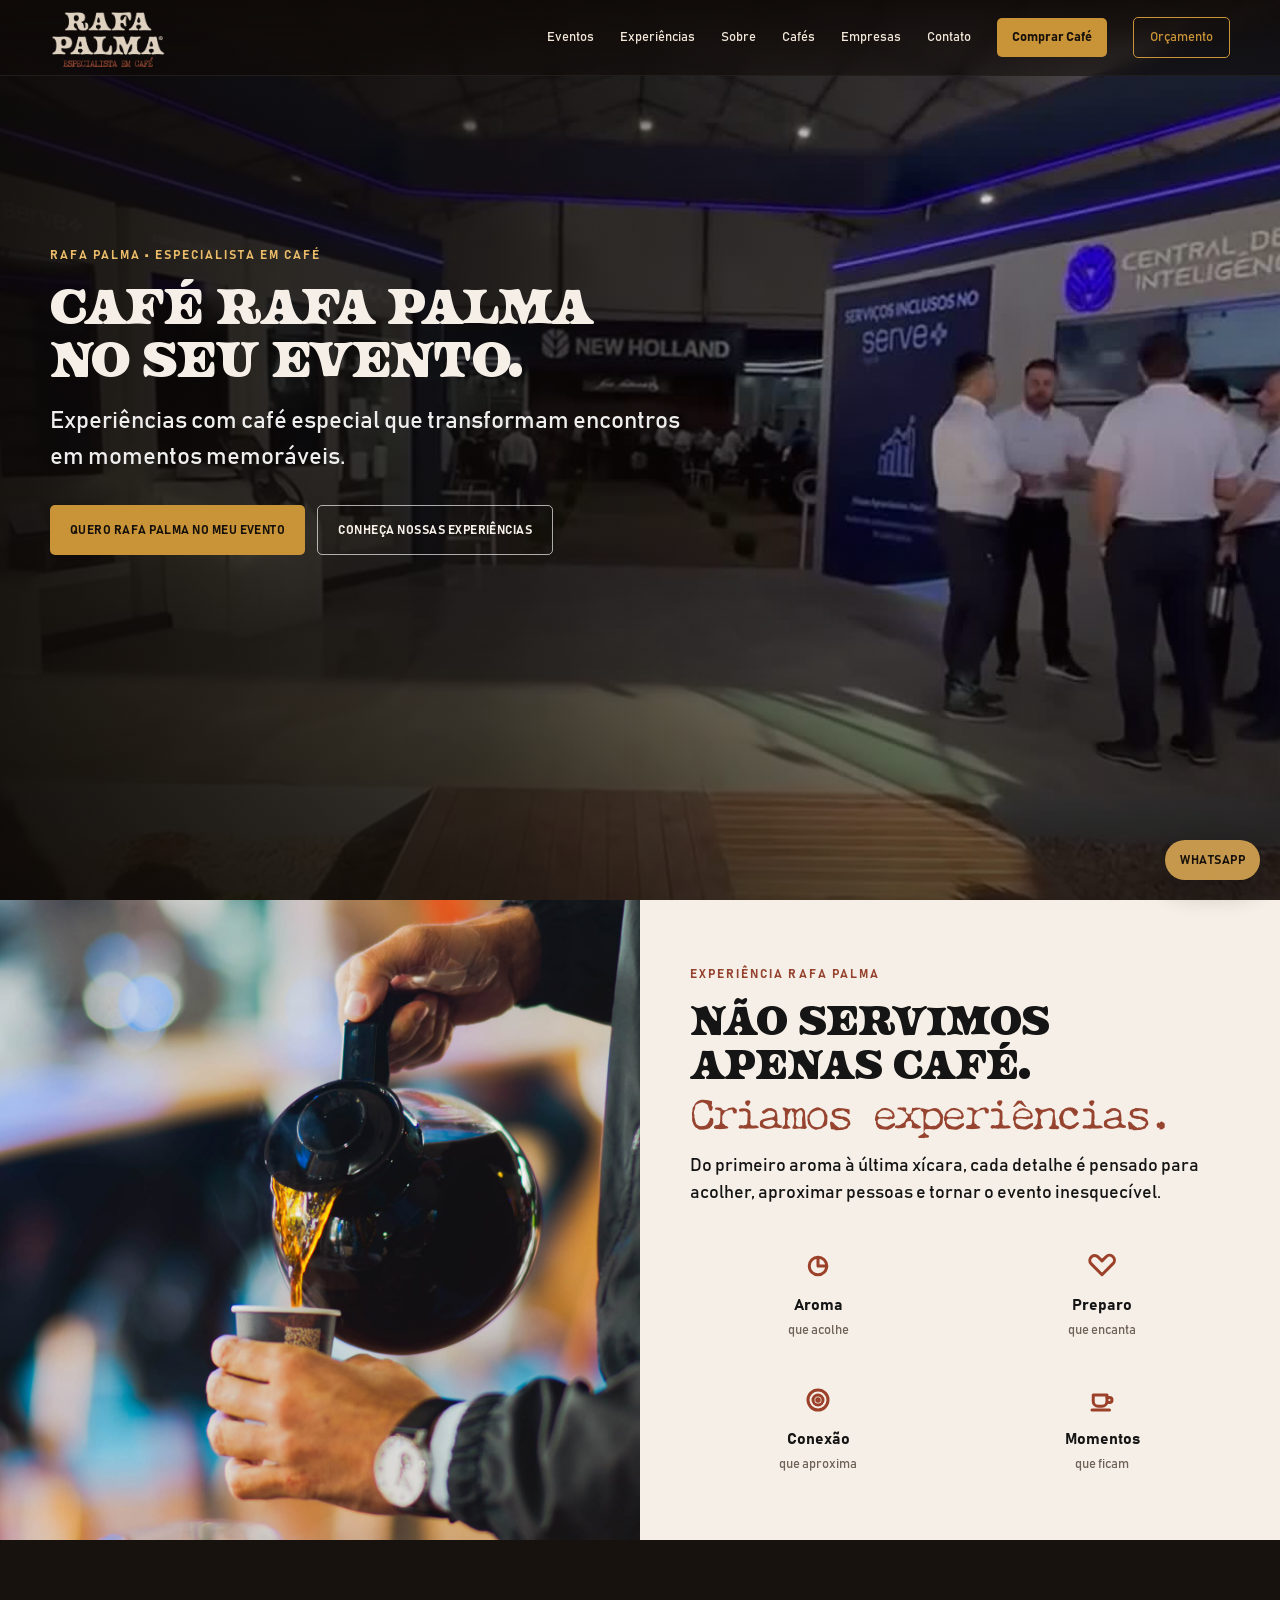
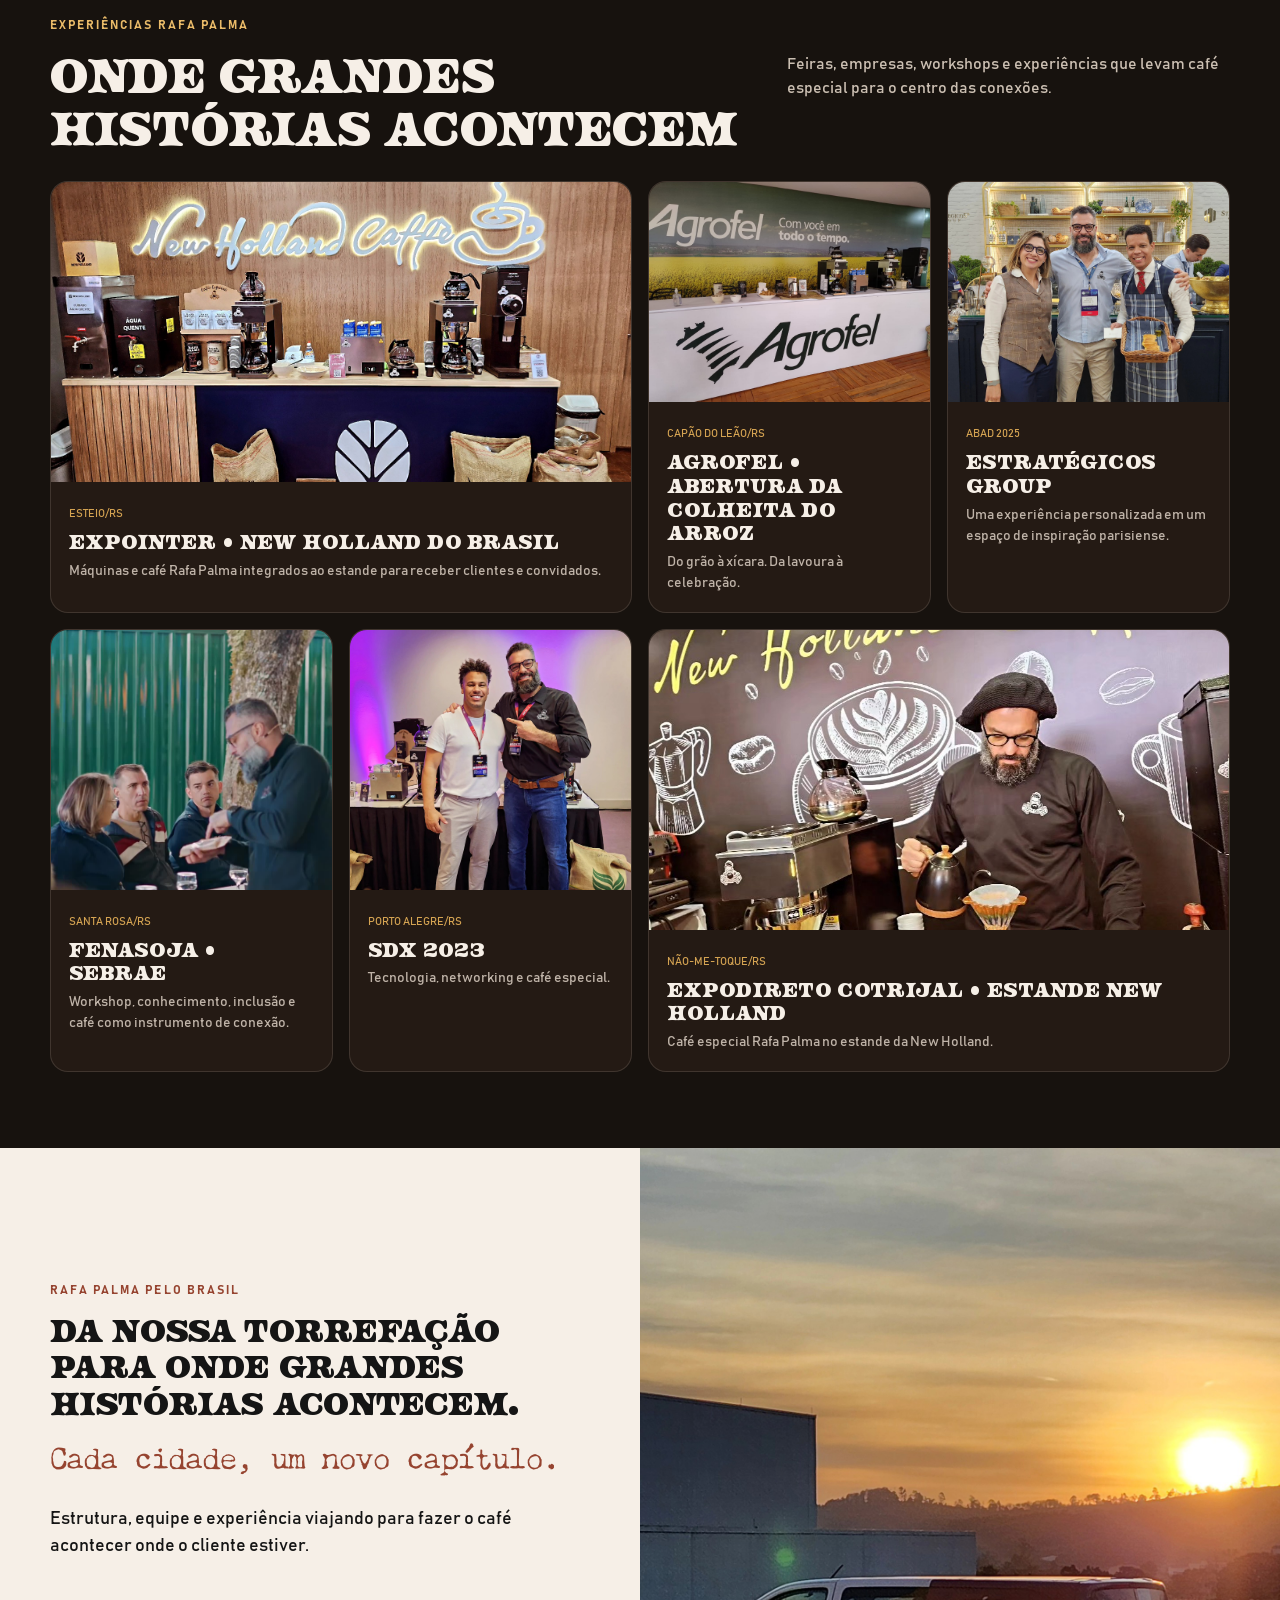
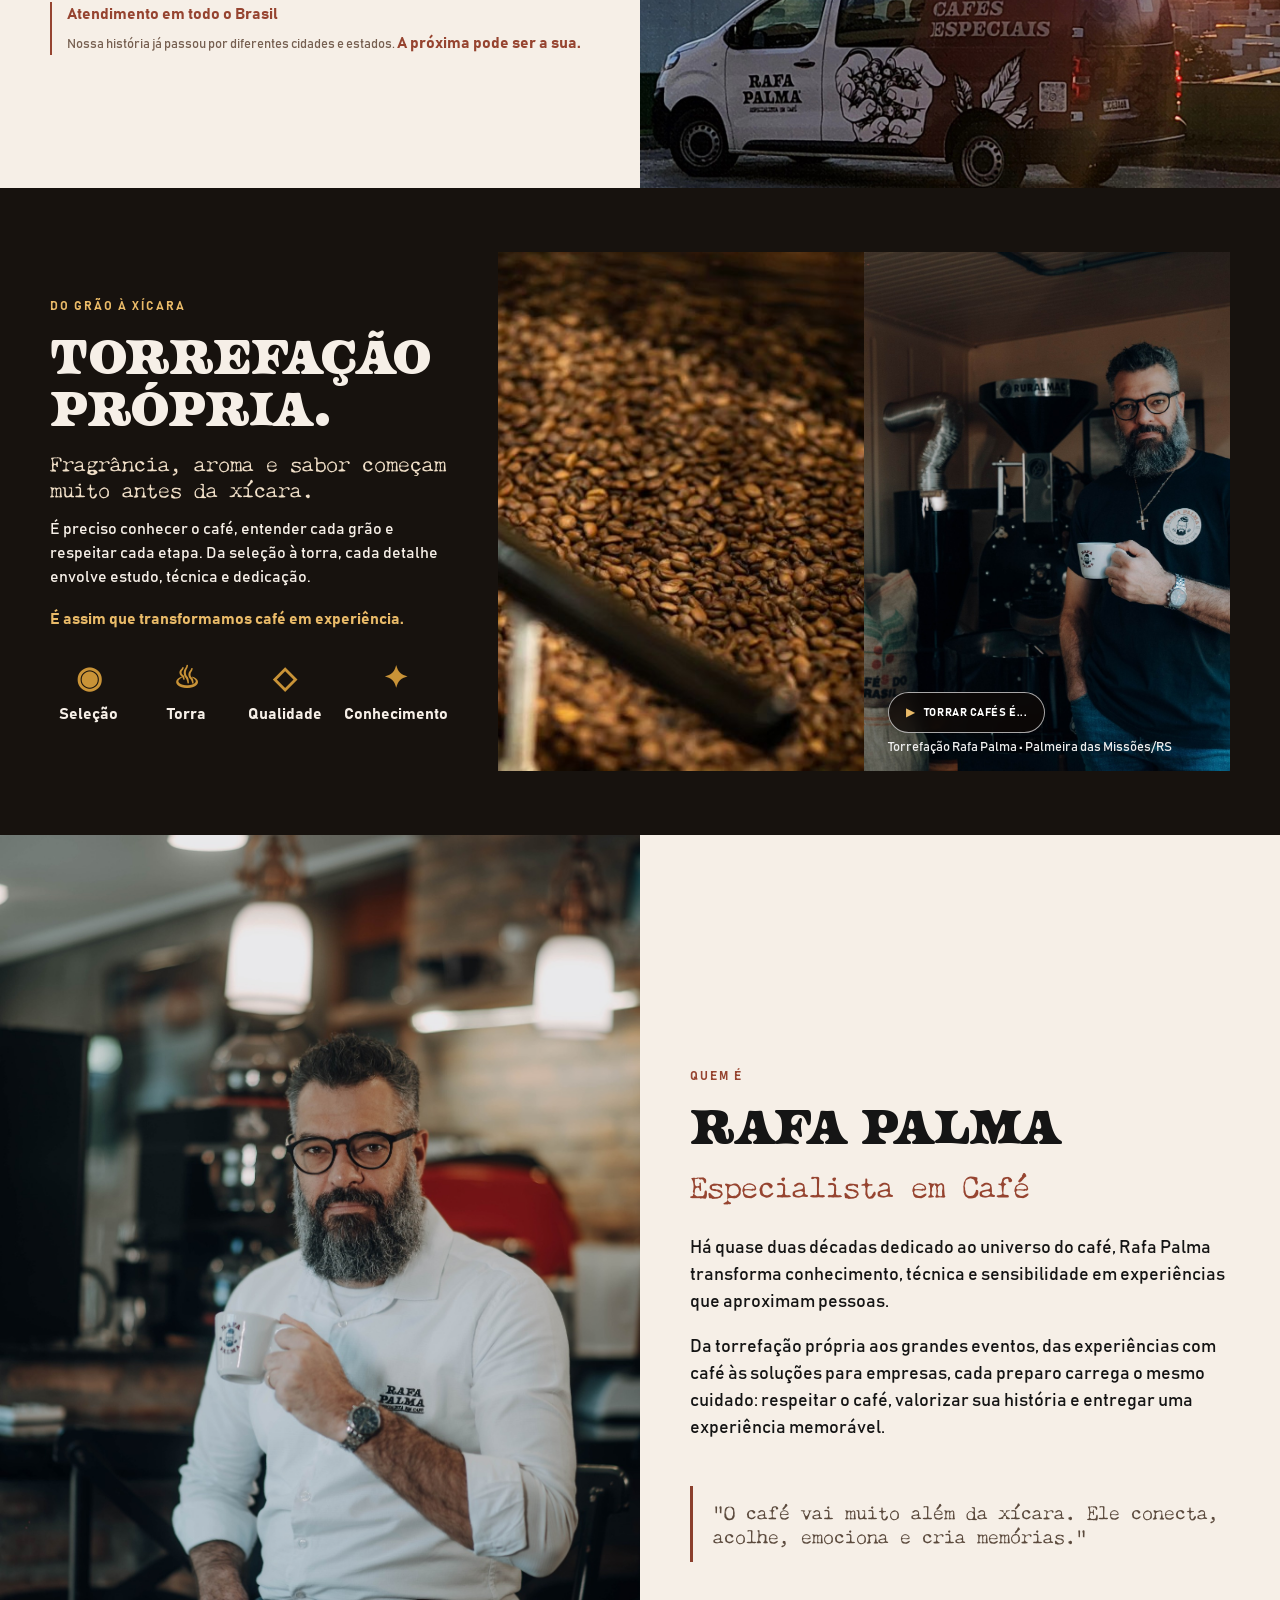
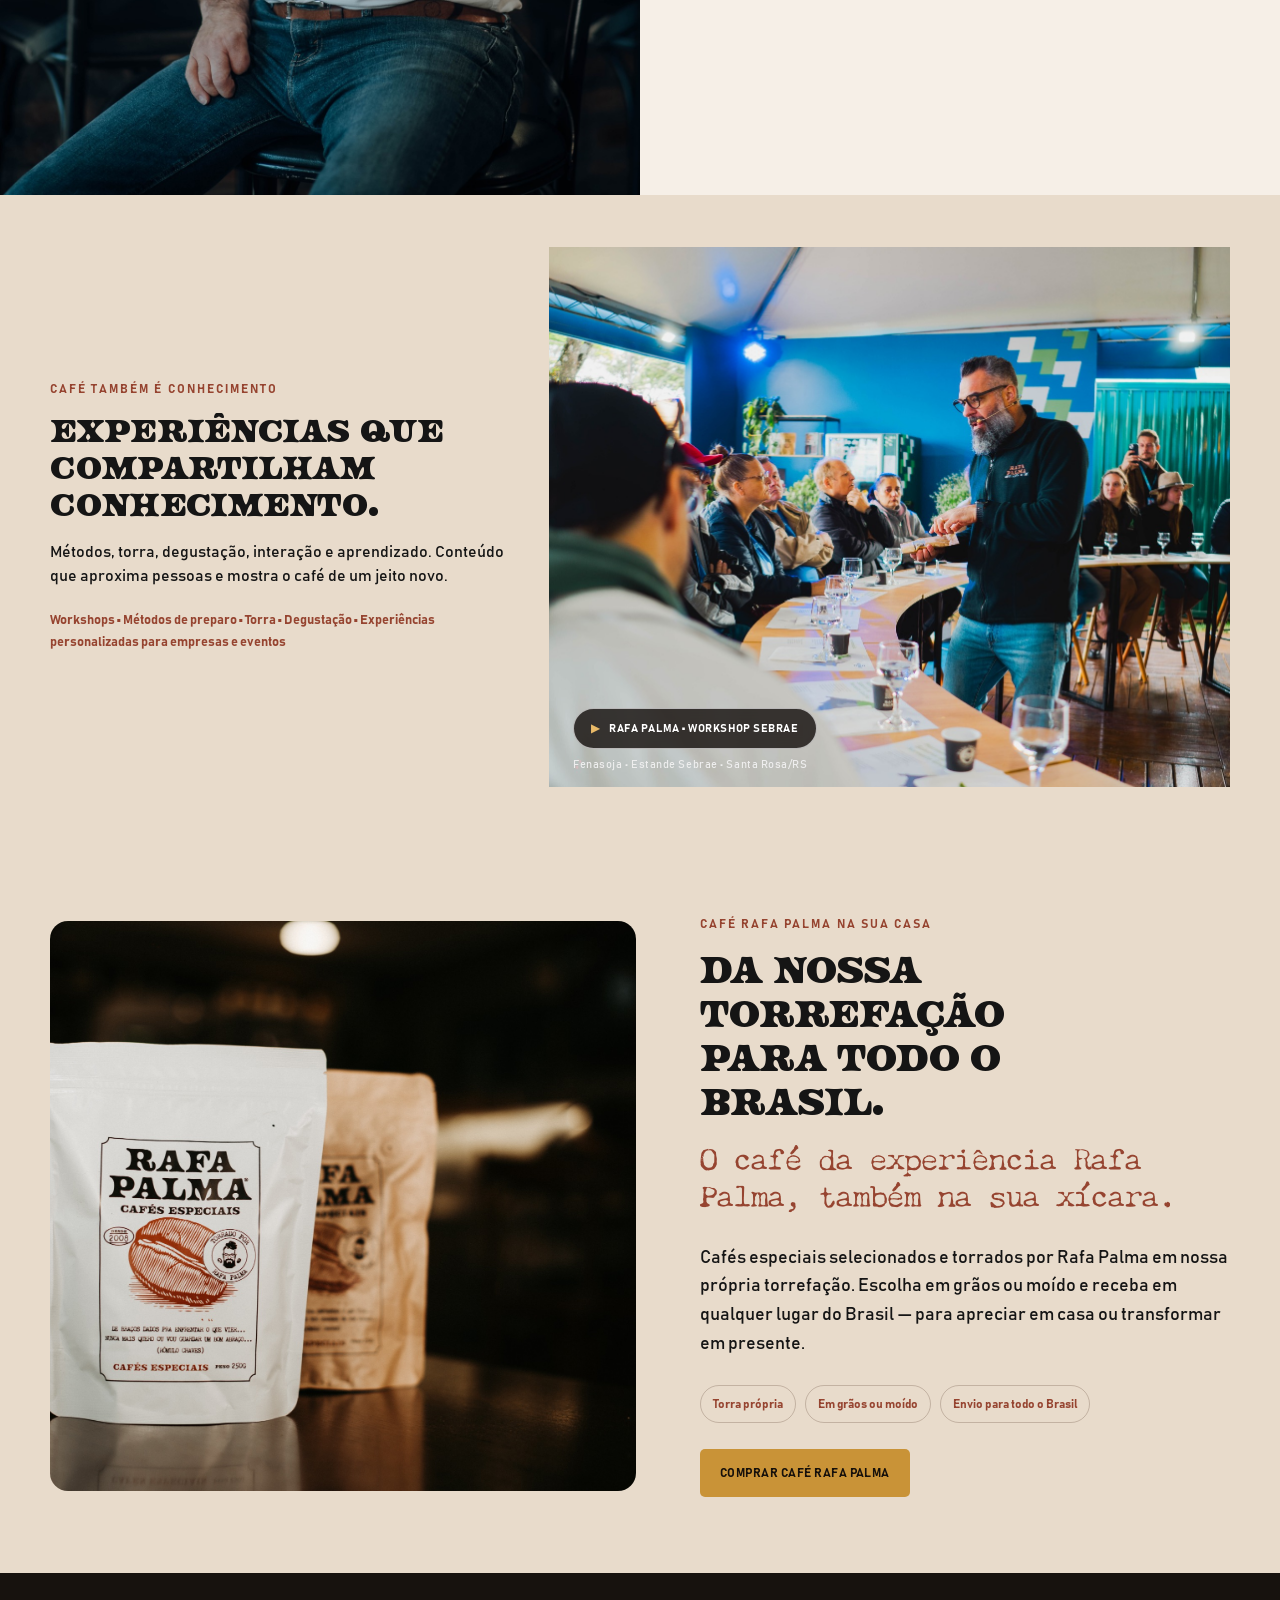
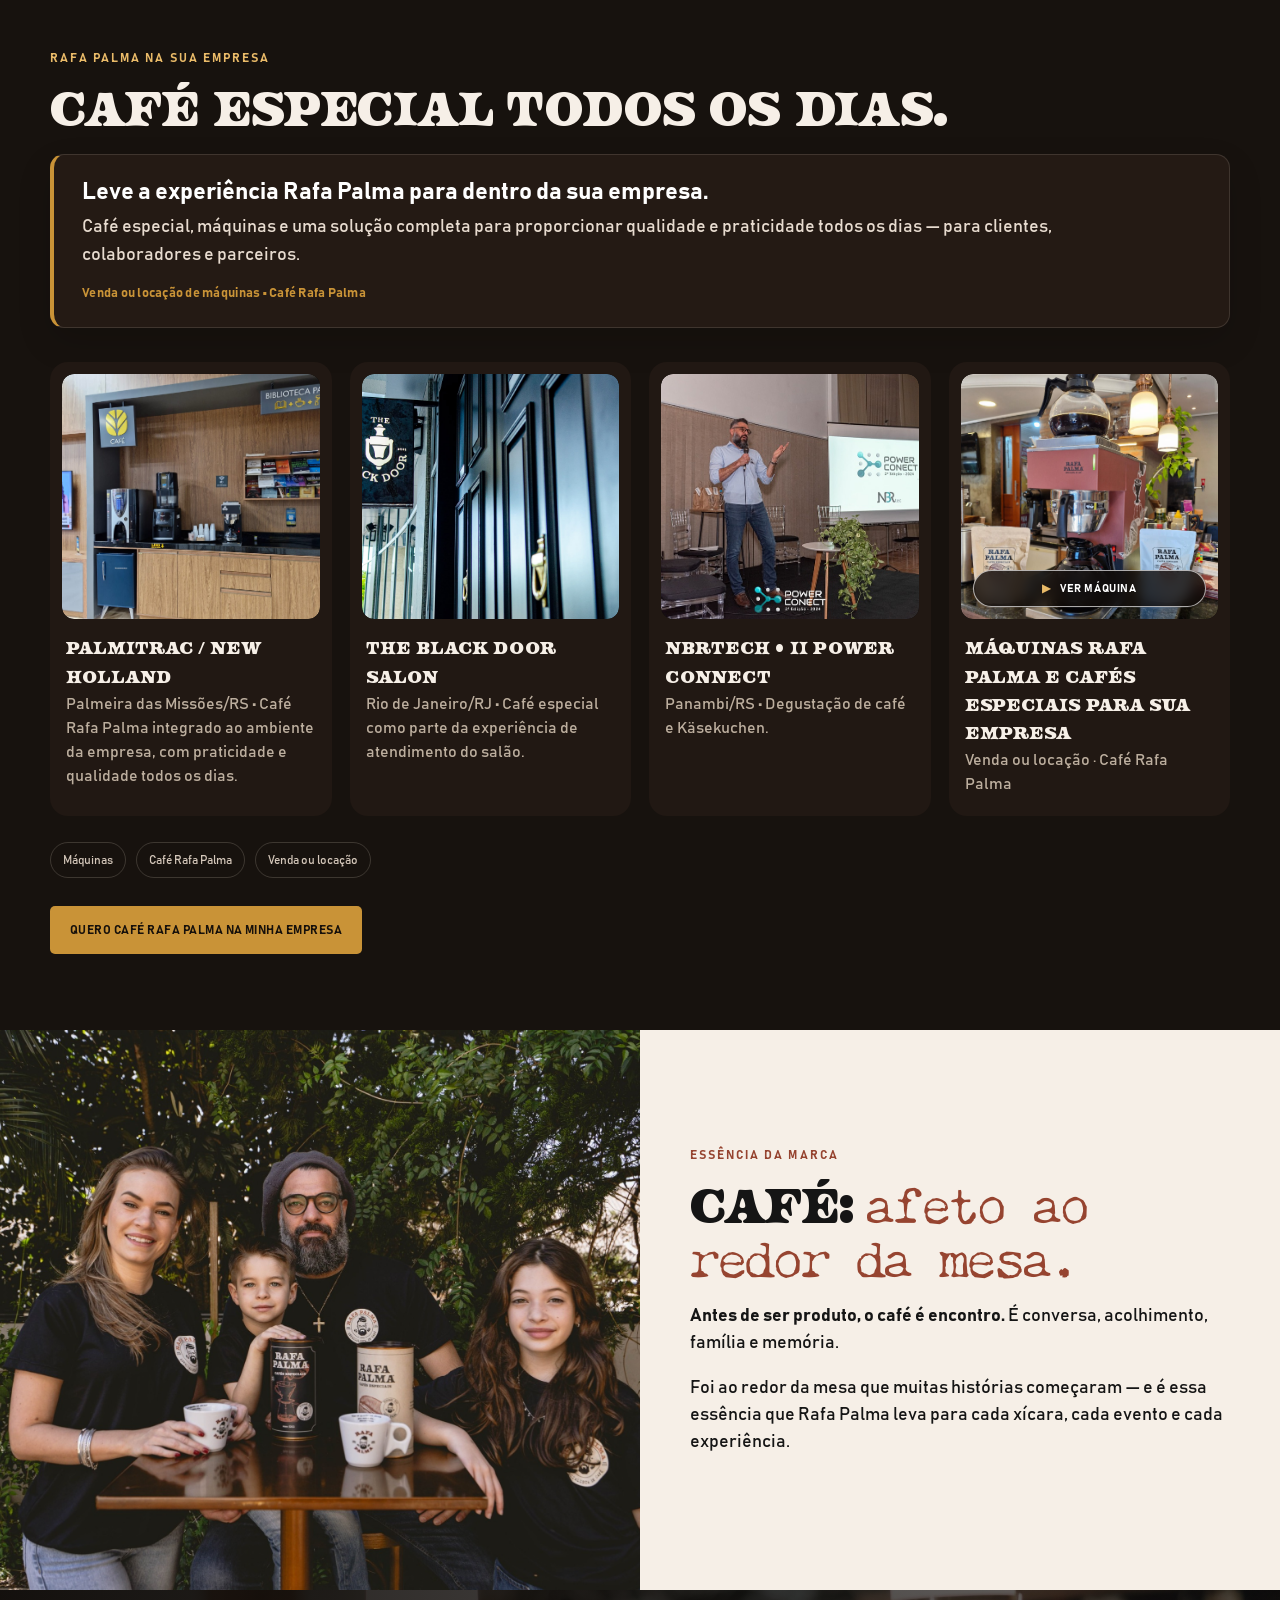
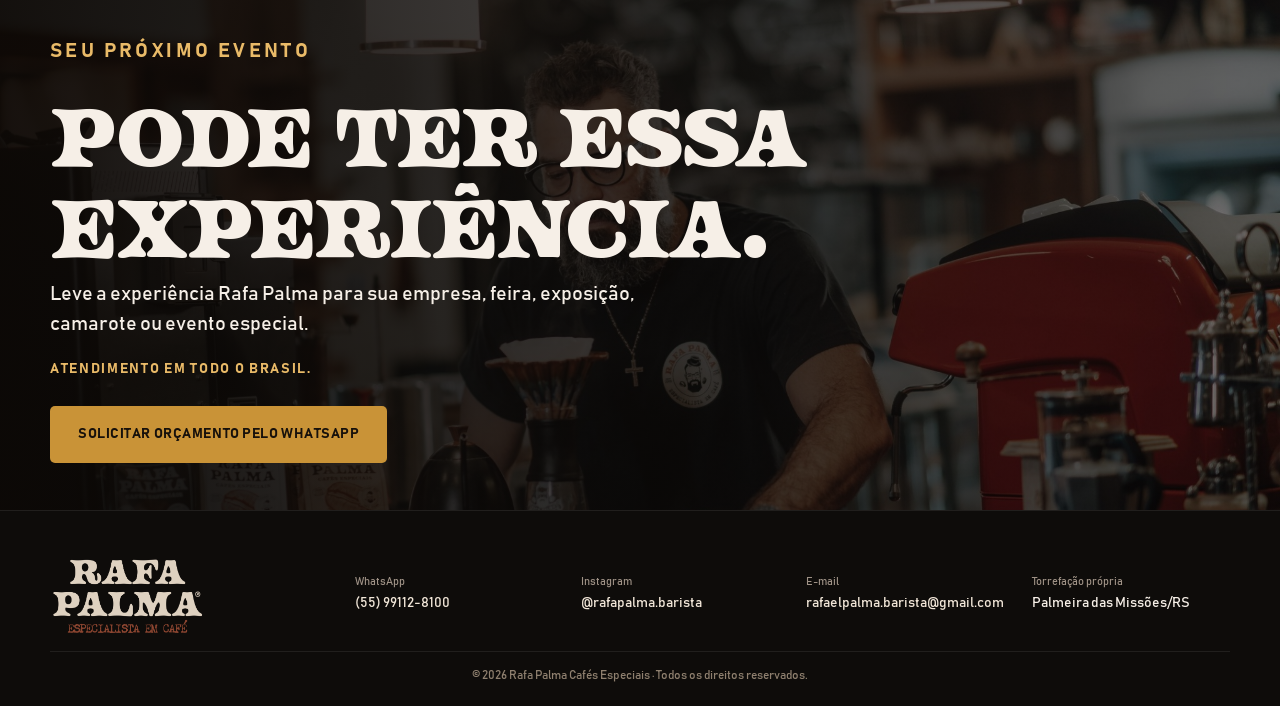
<file: index.html>
<!doctype html>
<html lang="pt-BR">
<head>
    <meta charset="utf-8" />
  
<meta name="color-scheme" content="only light">
<meta name="supported-color-schemes" content="light">
<meta name="viewport" content="width=device-width, initial-scale=1" />
  <meta name="theme-color" content="#151515" />
  <meta name="description" content="Rafa Palma — Especialista em Café. Eventos e experiências, torrefação própria, cafés especiais com envio para todo o Brasil e máquinas para empresas." />
  <title>Rafa Palma — Especialista em Café</title>
  <link rel="icon" href="favicon.png" />
  <link rel="stylesheet" href="styles.css" />




<style id="v23-mobile-targeted-fixes">
@media (max-width: 768px) {
  section, [id] { scroll-margin-top: 118px !important; }

  /* V23: estes textos usam a mesma técnica de imagem sólida já usada
     no restante do mobile, evitando a inversão de cores do Samsung Internet. */
  .brazil .reach span,
  .brazil .reach span strong,
  .about blockquote,
  .about blockquote *,
  .workshops .workshop-tags,
  .workshops .workshop-tags * {
    color: transparent !important;
    -webkit-text-fill-color: transparent !important;
    background-color: transparent !important;
    background-image: url('assets/images/brown-fill-mobile.png') !important;
    background-repeat: repeat !important;
    -webkit-background-clip: text !important;
    background-clip: text !important;
    opacity: 1 !important;
  }

  .about blockquote { border-left-color: #964430 !important; }
  .brazil .reach { padding-top: 0 !important; }

  /* Selos: manter o contraste que já funcionou. */
  .coffee-benefits span {
    color: #f2ddd0 !important;
    -webkit-text-fill-color: #f2ddd0 !important;
    background: #2a0b03 !important;
    background-image: none !important;
    -webkit-background-clip: border-box !important;
    background-clip: border-box !important;
    border: 1px solid rgba(113,53,31,.45) !important;
    opacity: 1 !important;
  }

  /* Momentos: xícara pequena desenhada em CSS. */
  .pillars span:nth-child(4) b {
    font-size: 0 !important;
    width: 26px !important;
    height: 26px !important;
    display: inline-block !important;
    position: relative !important;
    background: transparent !important;
    background-image: none !important;
    -webkit-background-clip: border-box !important;
    background-clip: border-box !important;
    -webkit-text-fill-color: initial !important;
  }
  .pillars span:nth-child(4) b::before {
    content: "" !important;
    position: absolute !important;
    width: 17px !important;
    height: 10px !important;
    left: 3px !important;
    top: 7px !important;
    border: 2px solid #873b28 !important;
    border-top: 0 !important;
    border-radius: 2px 2px 7px 7px !important;
    box-sizing: border-box !important;
  }
  .pillars span:nth-child(4) b::after {
    content: "" !important;
    position: absolute !important;
    width: 7px !important;
    height: 7px !important;
    right: 0 !important;
    top: 8px !important;
    border: 2px solid #873b28 !important;
    border-left: 0 !important;
    border-radius: 0 6px 6px 0 !important;
    box-sizing: border-box !important;
  }
}
</style>


<style id="v24-mobile-title-one-line">
@media (max-width: 768px) {
  .experience-title-line {
    display: block !important;
    white-space: nowrap !important;
    font-size: clamp(24px, 6.4vw, 30px) !important;
    letter-spacing: -0.025em !important;
    line-height: 1.08 !important;
    max-width: 100% !important;
  }
}
</style>


<style id="v26-mobile-final-real">
@media (max-width: 560px) {

  /* 1. NÃO SERVIMOS / CRIAMOS EXPERIÊNCIAS:
     elimina o <br> como linha vazia e controla o intervalo diretamente. */
  .experience .copy h2 {
    display: flex !important;
    flex-direction: column !important;
    gap: 3px !important;
    line-height: 1 !important;
    margin-bottom: 22px !important;
  }
  .experience .copy h2 br {
    display: none !important;
  }
  .experience .copy h2 .experience-title-line {
    display: block !important;
    white-space: nowrap !important;
    font-size: clamp(24px, 6.4vw, 30px) !important;
    line-height: 1.03 !important;
    margin: 0 !important;
  }
  .experience .copy h2 em {
    display: block !important;
    margin: 0 !important;
    line-height: 1.02 !important;
  }

  /* 2. MOMENTOS:
     o HTML real usa .feature-grid; remove o emoji nativo e desenha uma xícara pequena. */
  .experience .feature-grid span:nth-child(4) b {
    font-size: 0 !important;
    width: 24px !important;
    height: 24px !important;
    display: inline-block !important;
    position: relative !important;
    background: transparent !important;
    background-image: none !important;
    -webkit-background-clip: border-box !important;
    background-clip: border-box !important;
    -webkit-text-fill-color: initial !important;
  }
  .experience .feature-grid span:nth-child(4) b::before {
    content: "" !important;
    position: absolute !important;
    width: 15px !important;
    height: 9px !important;
    left: 2px !important;
    top: 6px !important;
    border: 2px solid #964430 !important;
    border-top: 0 !important;
    border-radius: 2px 2px 7px 7px !important;
    box-sizing: border-box !important;
  }
  .experience .feature-grid span:nth-child(4) b::after {
    content: "" !important;
    position: absolute !important;
    width: 6px !important;
    height: 6px !important;
    right: 0 !important;
    top: 7px !important;
    border: 2px solid #964430 !important;
    border-left: 0 !important;
    border-radius: 0 6px 6px 0 !important;
    box-sizing: border-box !important;
  }

  /* 3. CAFÉ NA SUA CASA:
     três benefícios obrigatoriamente em uma única linha. */
  .coffee-benefits {
    display: grid !important;
    grid-template-columns: max-content max-content max-content !important;
    justify-content: space-between !important;
    align-items: center !important;
    gap: 4px !important;
    width: 100% !important;
    flex-wrap: nowrap !important;
    margin: 22px 0 !important;
  }
  .coffee-benefits span {
    white-space: nowrap !important;
    padding: 8px 7px !important;
    font-size: clamp(8.5px, 2.45vw, 10.5px) !important;
    line-height: 1.1 !important;
    text-align: center !important;
  }

  /* 4. MÁQUINAS:
     comunicação aprovada + somente três selos. */
  .machine-card h3 {
    line-height: 1.15 !important;
  }
  .company-benefits {
    display: grid !important;
    grid-template-columns: max-content max-content max-content !important;
    justify-content: space-between !important;
    gap: 5px !important;
    width: 100% !important;
    flex-wrap: nowrap !important;
  }
  .company-benefits span {
    white-space: nowrap !important;
    padding: 8px 8px !important;
    font-size: clamp(9px, 2.55vw, 11px) !important;
    text-align: center !important;
  }

  /* 5. ESSÊNCIA DA MARCA:
     remove as alturas mínimas herdadas e reduz o vazio antes/depois do texto. */
  .affection.split {
    min-height: 0 !important;
    height: auto !important;
  }
  .affection .copy {
    min-height: 0 !important;
    padding-top: 30px !important;
    padding-bottom: 30px !important;
    justify-content: flex-start !important;
  }
  .affection .copy .eyebrow {
    margin-bottom: 10px !important;
  }
  .affection .copy h2 {
    margin-bottom: 18px !important;
  }
  .affection .copy > p {
    margin-bottom: 14px !important;
  }
  .affection .copy > p:last-child {
    margin-bottom: 0 !important;
  }
}
</style>


<style id="v27-final-mobile">
@media (max-width: 560px) {

  /* Ritmo vertical unificado entre os grandes blocos */
  .experience .copy,
  .brazil .copy,
  .about .copy,
  .affection .copy {
    min-height: 0 !important;
    padding-top: 42px !important;
    padding-bottom: 42px !important;
    justify-content: flex-start !important;
  }
  .section-dark,
  .section-cream {
    padding-top: 48px !important;
    padding-bottom: 48px !important;
  }

  /* Experiência: mantém as duas frases próximas */
  .experience .copy h2 {
    display: flex !important;
    flex-direction: column !important;
    gap: 3px !important;
    line-height: 1 !important;
    margin-bottom: 22px !important;
  }
  .experience .copy h2 br {
    display: none !important;
  }
  .experience .copy h2 .experience-title-line {
    margin: 0 !important;
    line-height: 1.03 !important;
  }
  .experience .copy h2 em {
    display: block !important;
    margin: 0 !important;
    line-height: 1.02 !important;
  }

  /* Momentos: xícara APROVADA — somente contorno, centralizada */
  .experience .feature-grid span:nth-child(4) b {
    font-size: 0 !important;
    width: 24px !important;
    height: 24px !important;
    display: block !important;
    position: relative !important;
    margin: 0 auto 8px !important;
    background: transparent !important;
    background-image: none !important;
    -webkit-background-clip: border-box !important;
    background-clip: border-box !important;
    -webkit-text-fill-color: initial !important;
  }
  .experience .feature-grid span:nth-child(4) b::before {
    content: "" !important;
    position: absolute !important;
    width: 15px !important;
    height: 9px !important;
    left: 2px !important;
    top: 6px !important;
    border: 2px solid #964430 !important;
    border-top: 0 !important;
    border-radius: 2px 2px 7px 7px !important;
    box-sizing: border-box !important;
  }
  .experience .feature-grid span:nth-child(4) b::after {
    content: "" !important;
    position: absolute !important;
    width: 6px !important;
    height: 6px !important;
    right: 0 !important;
    top: 7px !important;
    border: 2px solid #964430 !important;
    border-left: 0 !important;
    border-radius: 0 6px 6px 0 !important;
    box-sizing: border-box !important;
  }

  /* Rafa Palma pelo Brasil: barra vertical marrom protegida do modo escuro */
  .brazil .reach {
    position: relative !important;
    border-left: 0 !important;
    padding-left: 17px !important;
  }
  .brazil .reach::before {
    content: "" !important;
    position: absolute !important;
    left: 0 !important;
    top: 0 !important;
    bottom: 0 !important;
    width: 2px !important;
    background-color: #71351f !important;
    background-image: url('assets/images/brown-fill-mobile.png') !important;
    background-repeat: repeat !important;
  }

  /* Café em casa: três benefícios em uma única linha */
  .coffee-benefits {
    display: grid !important;
    grid-template-columns: max-content max-content max-content !important;
    justify-content: space-between !important;
    align-items: center !important;
    gap: 4px !important;
    width: 100% !important;
    flex-wrap: nowrap !important;
  }
  .coffee-benefits span {
    white-space: nowrap !important;
    padding: 8px 7px !important;
    font-size: clamp(8.5px, 2.45vw, 10.5px) !important;
    line-height: 1.1 !important;
    text-align: center !important;
  }

  /* Máquinas: três selos, sem Abastecimento/Suporte */
  .company-benefits {
    display: grid !important;
    grid-template-columns: max-content max-content max-content !important;
    justify-content: space-between !important;
    gap: 5px !important;
    width: 100% !important;
    flex-wrap: nowrap !important;
  }
  .company-benefits span {
    white-space: nowrap !important;
    padding: 8px 8px !important;
    font-size: clamp(9px, 2.55vw, 11px) !important;
    text-align: center !important;
  }

  /* Essência da marca: sem espaços excessivos */
  .affection.split {
    min-height: 0 !important;
    height: auto !important;
  }
  .affection .copy .eyebrow {
    margin-bottom: 10px !important;
  }
  .affection .copy h2 {
    margin-bottom: 18px !important;
  }
  .affection .copy > p {
    margin-bottom: 14px !important;
  }
  .affection .copy > p:last-child {
    margin-bottom: 0 !important;
  }

  /* Rodapé: contatos off-white; dourado reservado para CTA */
  footer .footer-grid small {
    color: #a99c91 !important;
    -webkit-text-fill-color: #a99c91 !important;
  }
  footer .footer-grid a,
  footer .footer-grid span {
    color: #f2e9df !important;
    -webkit-text-fill-color: #f2e9df !important;
    background: none !important;
    background-image: none !important;
    -webkit-background-clip: border-box !important;
    background-clip: border-box !important;
    opacity: 1 !important;
  }
}
</style>
<style id="v30-footer-final">
footer a[href^="tel:"],
footer a[href^="mailto:"],
footer a[href*="instagram.com"]{
  color:#f1e6d8!important;
  -webkit-text-fill-color:#f1e6d8!important;
  background:none!important;
  background-image:none!important;
  -webkit-background-clip:border-box!important;
  background-clip:border-box!important;
}
</style>


<style id="v31-index-final">
:root{
  --rp-brown:#8b3f2d;
  --rp-cream:#f1e6d8;
}

/* Barra da citação Quem é */
.about blockquote,
.about .quote,
.about .about-quote{
  border-left-color:var(--rp-brown)!important;
}
.about blockquote::before,
.about .quote::before,
.about .about-quote::before{
  background:var(--rp-brown)!important;
}

/* Rodapé sem amarelo */
footer a,
footer a:link,
footer a:visited,
footer a:hover,
footer a:active{
  color:var(--rp-cream)!important;
  -webkit-text-fill-color:var(--rp-cream)!important;
}
</style>


<style id="v32-link-colors-final">
:root{
  --rp-menu:#f1e6d8;
  --rp-brown:#8b3f2d;
  --rp-gold:#c99337;
}

/* O navegador Samsung não deve recolorir links já visitados/clicados. */
.main-nav a,
.main-nav a:link,
.main-nav a:visited,
.main-nav a:hover,
.main-nav a:active,
.main-nav a:focus {
  color:var(--rp-menu)!important;
  -webkit-text-fill-color:var(--rp-menu)!important;
  text-decoration:none!important;
  forced-color-adjust:none!important;
  -webkit-tap-highlight-color:rgba(139,63,45,.15)!important;
  outline:none!important;
}

.main-nav .nav-cta,
.main-nav .nav-cta:link,
.main-nav .nav-cta:visited,
.main-nav .nav-cta:hover,
.main-nav .nav-cta:active,
.main-nav .nav-cta:focus {
  color:var(--rp-gold)!important;
  -webkit-text-fill-color:var(--rp-gold)!important;
  border-color:var(--rp-gold)!important;
  forced-color-adjust:none!important;
}

/* Demais botões/CTAs não mudam de cor depois do clique. */
.btn,
.btn:link,
.btn:visited,
.btn:hover,
.btn:active,
.btn:focus,
.whatsapp-float,
.whatsapp-float:link,
.whatsapp-float:visited,
.whatsapp-float:hover,
.whatsapp-float:active,
.whatsapp-float:focus {
  forced-color-adjust:none!important;
  -webkit-tap-highlight-color:rgba(139,63,45,.15)!important;
}
</style>

<style id="v38-feature-icons-unified">
/* V38 — os quatro ícones usam exatamente a mesma caixa, traço e alinhamento */
.experience .feature-grid{
  display:grid !important;
  grid-template-columns:repeat(2, minmax(0,1fr)) !important;
  column-gap:28px !important;
  row-gap:42px !important;
}

.experience .feature-grid > span{
  display:flex !important;
  flex-direction:column !important;
  align-items:center !important;
  justify-content:flex-start !important;
  text-align:center !important;
  margin:0 !important;
  padding:0 !important;
}

.experience .feature-grid .rp-feature-icon{
  width:34px !important;
  height:34px !important;
  display:flex !important;
  align-items:center !important;
  justify-content:center !important;
  margin:0 auto 10px !important;
  padding:0 !important;
  line-height:0 !important;
  flex:0 0 34px !important;
}

.experience .feature-grid .rp-feature-icon svg{
  width:30px !important;
  height:30px !important;
  display:block !important;
  overflow:visible !important;
  fill:none !important;
  stroke:#9b4029 !important;
  stroke-width:2.4 !important;
  stroke-linecap:round !important;
  stroke-linejoin:round !important;
  vector-effect:non-scaling-stroke !important;
}

.experience .feature-grid > span{
  font-weight:700 !important;
}

.experience .feature-grid > span small{
  display:block !important;
  margin-top:4px !important;
  font-weight:400 !important;
}

/* Neutraliza qualquer regra antiga específica para ícones ou quarto item */
.experience .feature-grid > span:nth-child(4){
  text-align:center !important;
}
</style>


<style id="v39-mobile-cleanup">
@media (max-width:560px){

  /* Proteção geral contra qualquer estouro lateral */
  html, body{
    width:100% !important;
    max-width:100% !important;
    overflow-x:hidden !important;
  }
  main, section, header, footer,
  .container, .split, .copy, .media,
  .section-head, .event-grid, .company-grid-v5,
  .coffee-grid, .workshops-grid, .roasting-grid{
    min-width:0 !important;
    max-width:100% !important;
  }
  img, video, iframe{
    max-width:100% !important;
  }

  /* Ritmo vertical mais consistente no mobile */
  .experience .copy,
  .brazil .copy,
  .about .copy,
  .affection .copy{
    min-height:0 !important;
    padding-top:38px !important;
    padding-bottom:38px !important;
  }

  .section-dark,
  .section-cream{
    padding-top:44px !important;
    padding-bottom:44px !important;
  }

  /* Experiência: reduz um pouco o vazio entre texto e ícones.
     Não altera o desenho/tamanho dos quatro ícones da V38. */
  .experience .feature-grid{
    margin-top:26px !important;
    row-gap:36px !important;
  }

  /* Títulos marrons que o Samsung Internet vinha alterando */
  .brazil .eyebrow.dark,
  .about .eyebrow.dark,
  .workshops .eyebrow.dark{
    color:transparent !important;
    -webkit-text-fill-color:transparent !important;
    background-color:transparent !important;
    background-image:url('assets/images/brown-fill-mobile.png') !important;
    background-repeat:repeat !important;
    -webkit-background-clip:text !important;
    background-clip:text !important;
    opacity:1 !important;
  }

  /* Evita alturas herdadas criando áreas vazias */
  .experience.split,
  .brazil.split,
  .about.split,
  .affection.split{
    min-height:0 !important;
    height:auto !important;
  }

  /* Espaçamentos internos padronizados */
  .section-head{
    margin-bottom:28px !important;
  }
  .workshops-grid{
    gap:24px !important;
  }
  .company-grid-v5{
    gap:14px !important;
  }

  /* Botões nunca podem ultrapassar a largura da tela */
  .btn,
  .nav-cta{
    max-width:100% !important;
  }
}
</style>


<style id="v48-force-light-rendering">
/* V48 — força a renderização na paleta clara original da marca */
:root{
  color-scheme: only light !important;
  supported-color-schemes: light !important;
}

html{
  color-scheme: only light !important;
  background:#ffffff !important;
}

body{
  color-scheme: only light !important;
}

/* Evita que controles nativos assumam aparência escura */
input,
select,
textarea,
button{
  color-scheme: light !important;
}

/* Preserva a paleta declarada pelo site mesmo quando o aparelho está em modo escuro */
@media (prefers-color-scheme: dark){
  :root,
  html,
  body{
    color-scheme: only light !important;
  }
}

/* Reduz interferência de ajustes automáticos do navegador */
html, body, main, section, header, footer,
a, button, input, select, textarea, svg, path, circle{
  forced-color-adjust:none;
}
</style>


<style id="v49-experience-mobile-spacing">
@media (max-width:560px){

  /* V49 — somente espaçamento da seção Experiência Rafa Palma */
  .experience .copy{
    padding-top:34px !important;
    padding-bottom:34px !important;
  }

  .experience .feature-grid{
    margin-top:22px !important;
    row-gap:34px !important;
  }

  .experience .feature-grid .rp-feature-icon{
    margin-bottom:8px !important;
  }

  .experience .feature-grid > span small{
    margin-top:3px !important;
  }
}
</style>


<style id="v50-events-mobile-refinement">
@media (max-width:560px){
  /* V50 — somente a seção de experiências/eventos */

  /* Equilibra a passagem do texto introdutório para o primeiro card */
  .events .section-head,
  .brazil .section-head{
    margin-bottom:26px !important;
  }

  /* Remove apenas os pequenos círculos decorativos dos cards */
  .event-card .dot,
  .event-card .event-dot,
  .event-card .circle,
  .event-card .event-circle,
  .event-card [aria-hidden="true"].dot{
    display:none !important;
  }
}
</style>


<style id="v52-roasting-conservative">
@media (max-width:560px){
  /* V52 — ajuste conservador somente na Torrefação própria.
     Mantém tipografia, cores, ícones e estrutura da V50. */

  .roasting .feature-grid,
  .roastery .feature-grid,
  .torrefacao .feature-grid{
    margin-bottom:22px !important;
  }

  .roasting .media,
  .roastery .media,
  .torrefacao .media{
    margin-top:0 !important;
  }

  .roasting .media img + img,
  .roasting .media video + img,
  .roasting .media img + video,
  .roastery .media img + img,
  .roastery .media video + img,
  .roastery .media img + video,
  .torrefacao .media img + img,
  .torrefacao .media video + img,
  .torrefacao .media img + video{
    margin-top:12px !important;
  }
}
</style>


<style id="v53-mobile-refinements">
@media (max-width:560px){

  /* V53 — refinamentos acumulados, sem alterar cores, textos ou estrutura */

  /* Quem é Rafa Palma */
  .about .script{
    margin-bottom:20px !important;
  }
  .about blockquote{
    margin-top:28px !important;
  }

  /* Café também é conhecimento */
  .workshops .workshop-tags{
    margin-top:18px !important;
    margin-bottom:26px !important;
  }
  .workshops-grid{
    margin-top:0 !important;
  }

  /* Café Rafa Palma na sua casa */
  .coffee-shop .coffee-grid{
    margin-top:24px !important;
  }
  .coffee-benefits{
    gap:9px !important;
  }
  .coffee-benefits span{
    font-size:13px !important;
    line-height:1.25 !important;
    padding:9px 11px !important;
  }

  /* Remove os pequenos círculos claros decorativos recorrentes */
  .about .dot,
  .about .circle,
  .workshops .dot,
  .workshops .circle,
  .coffee-shop .dot,
  .coffee-shop .circle,
  .about .event-dot,
  .workshops .event-dot,
  .coffee-shop .event-dot{
    display:none !important;
  }
}
</style>


<style id="v54-coffee-benefits-mobile-fix">
@media (max-width:560px){
  /* V54 — corrige exclusivamente os 3 benefícios do café no mobile.
     Na V53 eles ficaram em uma linha horizontal e causaram overflow. */

  .coffee-benefits{
    display:grid !important;
    grid-template-columns:1fr !important;
    gap:10px !important;
    width:100% !important;
    max-width:100% !important;
    margin-top:20px !important;
    overflow:visible !important;
  }

  .coffee-benefits span{
    display:flex !important;
    align-items:center !important;
    justify-content:center !important;
    width:100% !important;
    max-width:100% !important;
    min-width:0 !important;
    box-sizing:border-box !important;
    white-space:normal !important;
    text-align:center !important;
    font-size:14px !important;
    line-height:1.25 !important;
    padding:11px 14px !important;
    margin:0 !important;
  }

  .coffee-shop .btn,
  .coffee-shop a.btn{
    width:100% !important;
    max-width:100% !important;
    box-sizing:border-box !important;
    margin-top:18px !important;
  }
}
</style>


<style id="v56-logo-home-link">
html{scroll-behavior:smooth;}
.v56-home-logo{
  display:inline-flex !important;
  align-items:center !important;
  color:inherit !important;
  text-decoration:none !important;
}
.v56-home-logo:visited,
.v56-home-logo:hover,
.v56-home-logo:active{
  color:inherit !important;
  text-decoration:none !important;
}
</style>


<style id="v57-fixed-mobile-header">
@media (max-width:560px){

  /* Cabeçalho realmente fixo no mobile */
  header{
    position:fixed !important;
    top:0 !important;
    left:0 !important;
    right:0 !important;
    width:100% !important;
    z-index:99999 !important;
    transform:none !important;
    opacity:1 !important;
    visibility:visible !important;
    pointer-events:auto !important;
  }

  /* Mantém conteúdo abaixo do cabeçalho fixo */
  body{
    padding-top:86px !important;
  }

  /* Barra mais compacta enquanto navega */
  header .nav{
    min-height:72px !important;
    padding-top:8px !important;
    padding-bottom:8px !important;
  }

  /* Logo sempre clicável */
  header .brand,
  header .logo,
  header .v56-home-logo{
    position:relative !important;
    z-index:100001 !important;
    pointer-events:auto !important;
  }

  /* Hambúrguer sempre acima de qualquer conteúdo */
  header button,
  header .menu-toggle,
  header .hamburger,
  header [aria-label*="menu" i]{
    position:relative !important;
    z-index:100002 !important;
    pointer-events:auto !important;
    cursor:pointer !important;
  }

  /* Se o menu abrir como overlay, ele fica acima de tudo */
  .mobile-menu,
  .menu-overlay,
  .nav-drawer,
  .drawer,
  .menu-panel{
    z-index:100003 !important;
  }

  html{
    scroll-behavior:smooth !important;
    scroll-padding-top:86px !important;
  }
}
</style>


<style id="v58-company-machines-mobile">
@media (max-width:560px){

  /* V58 — somente seção Máquinas Rafa Palma / empresas */

  /* Remove o pequeno círculo decorativo dessa seção */
  .company .dot,
  .company .circle,
  .companies .dot,
  .companies .circle,
  .company-grid-v5 .dot,
  .company-grid-v5 .circle{
    display:none !important;
  }

  /* Mais respiro entre o card principal e os três diferenciais */
  .company-grid-v5{
    gap:24px !important;
  }

  /* Diferenciais mais legíveis sem virar novos botões */
  .company-grid-v5 .features,
  .company-grid-v5 .benefits,
  .company-features{
    gap:12px !important;
    margin-top:22px !important;
  }

  .company-grid-v5 .features > *,
  .company-grid-v5 .benefits > *,
  .company-features > *{
    font-size:14px !important;
    line-height:1.3 !important;
    padding-top:5px !important;
    padding-bottom:5px !important;
  }

  /* Mantém o CTA separado visualmente dos diferenciais */
  .company-grid-v5 .btn,
  .company .btn,
  .companies .btn{
    margin-top:20px !important;
  }
}
</style>


<style id="v59-final-mobile-home-refinements">
@media (max-width:560px){

  /* V59 — últimos refinamentos da Home mobile */

  /* Máquinas: aproxima discretamente o CTA dos três diferenciais */
  .company-grid-v5 .btn,
  .company .btn,
  .companies .btn{
    margin-top:12px !important;
  }

  /* Café: afeto ao redor da mesa — remove círculo decorativo */
  .affection .dot,
  .affection .circle,
  .affection .event-dot,
  .affection .event-circle{
    display:none !important;
  }

  /* Fechamento: pequeno refinamento antes do rodapé */
  .final-cta,
  .contact-cta,
  .next-event{
    padding-bottom:34px !important;
  }

  footer{
    margin-top:0 !important;
  }
}
</style>


<style id="v-integracao-pedidos">
.main-nav .nav-buy,
.main-nav .nav-buy:link,
.main-nav .nav-buy:visited,
.main-nav .nav-buy:hover,
.main-nav .nav-buy:active,
.main-nav .nav-buy:focus{
  display:inline-flex;
  align-items:center;
  justify-content:center;
  padding:10px 15px;
  border-radius:5px;
  background:#c99337 !important;
  color:#17110b !important;
  -webkit-text-fill-color:#17110b !important;
  font-weight:800;
  white-space:nowrap;
}
.main-nav .nav-buy:hover{
  filter:brightness(1.06);
}
@media(max-width:900px){
  .main-nav .nav-buy{
    width:100%;
    min-height:44px;
  }
}
</style>


<style id="v25-mobile-comprar-cafe">
.mobile-buy-quick{
  display:none;
}
@media (max-width:900px){
  .mobile-buy-quick,
  .mobile-buy-quick:link,
  .mobile-buy-quick:visited,
  .mobile-buy-quick:hover,
  .mobile-buy-quick:active,
  .mobile-buy-quick:focus{
    display:inline-flex;
    align-items:center;
    justify-content:center;
    margin-left:auto;
    margin-right:10px;
    padding:10px 13px;
    min-height:40px;
    border-radius:6px;
    background:#d29a32 !important;
    color:#17110b !important;
    -webkit-text-fill-color:#17110b !important;
    font-size:12px;
    line-height:1;
    font-weight:800;
    text-decoration:none !important;
    white-space:nowrap;
  }
}
@media (max-width:390px){
  .mobile-buy-quick,
  .mobile-buy-quick:link,
  .mobile-buy-quick:visited{
    padding:9px 10px;
    font-size:11px;
  }
}
</style>

</head>
<body id="inicio">
  <header class="site-header" id="inicio">
    <a class="brand" href="#inicio" aria-label="Rafa Palma - início">
      <img src="assets/images/logo-rafa-oficial.png" alt="Rafa Palma — Especialista em Café" />
    </a>
    <a class="mobile-buy-quick" href="pedidos/" aria-label="Comprar Café">Comprar Café</a>
      <button class="menu-toggle" aria-label="Abrir menu" aria-expanded="false">☰</button>
    <nav class="main-nav" aria-label="Navegação principal">
      <a href="#eventos">Eventos</a><a href="#experiencias">Experiências</a><a href="#sobre">Sobre</a><a href="#cafes">Cafés</a><a href="#empresas">Empresas</a><a href="#contato">Contato</a>
      <a class="nav-buy" href="pedidos/">Comprar Café</a>
      <a class="nav-cta" href="orcamento.html">Orçamento</a>
    </nav>
  </header>

  <main>
    <section class="hero">
      <video class="hero-video" autoplay muted loop playsinline poster="assets/images/expointer-2025.jpg">
        <source src="assets/videos/expointer-2025.mp4" type="video/mp4" />
      </video>
      <div class="hero-shade"></div>
      <div class="hero-content container">
        <p class="eyebrow">Rafa Palma • Especialista em Café</p>
        <h1 class="hero-title-v10"><span>CAFÉ RAFA PALMA</span><span>NO SEU EVENTO.</span></h1>
        <p class="hero-copy">Experiências com café especial que transformam encontros em momentos memoráveis.</p>
        <div class="actions">
          <a class="btn btn-primary" target="_blank" rel="noopener" href="https://wa.me/5555991128100?text=Ol%C3%A1%21%20Conheci%20o%20trabalho%20do%20Rafa%20Palma%20pelo%20site%20e%20gostaria%20de%20levar%20a%20experi%C3%AAncia%20Rafa%20Palma%20para%20o%20meu%20evento.%20Podemos%20conversar%3F">Quero Rafa Palma no meu evento</a>
          <a class="btn btn-ghost" href="#eventos">Conheça nossas experiências</a>
        </div>
      </div>
    </section>

    <section class="experience split" id="experiencias">
      <div class="media"><img src="assets/images/servindo-cafe.jpg" alt="Café Rafa Palma sendo servido" loading="lazy" /></div>
      <div class="copy panel-light">
        <p class="eyebrow dark">Experiência Rafa Palma</p>
        <h2 class="experience-title-v10"><span>NÃO SERVIMOS</span><span>APENAS CAFÉ.</span><em>Criamos experiências.</em></h2>
        <p>Do primeiro aroma à última xícara, cada detalhe é pensado para acolher, aproximar pessoas e tornar o evento inesquecível.</p>
        
<div class="feature-grid">
  <span>
    <span class="rp-feature-icon" aria-hidden="true">
      <svg viewBox="0 0 24 24">
        <circle cx="12" cy="12" r="7"></circle>
        <path d="M12 5v7h7"></path>
      </svg>
    </span>
    Aroma
    <small>que acolhe</small>
  </span>

  <span>
    <span class="rp-feature-icon" aria-hidden="true">
      <svg viewBox="0 0 24 24">
        <path d="M20.8 4.6c-1.5-1.5-4-1.5-5.5 0L12 7.9 8.7 4.6a3.9 3.9 0 0 0-5.5 5.5L12 19l8.8-8.9a3.9 3.9 0 0 0 0-5.5z"></path>
      </svg>
    </span>
    Preparo
    <small>que encanta</small>
  </span>

  <span>
    <span class="rp-feature-icon" aria-hidden="true">
      <svg viewBox="0 0 24 24">
        <circle cx="12" cy="12" r="8"></circle>
        <circle cx="12" cy="12" r="4"></circle>
        <circle cx="12" cy="12" r="1"></circle>
      </svg>
    </span>
    Conexão
    <small>que aproxima</small>
  </span>

  <span>
    <span class="rp-feature-icon" aria-hidden="true">
      <svg viewBox="0 0 24 24">
        <path d="M5 8h11v5a4 4 0 0 1-4 4H9a4 4 0 0 1-4-4V8z"></path>
        <path d="M16 10h2a2 2 0 0 1 0 4h-2"></path>
        <path d="M4 20h14"></path>
      </svg>
    </span>
    Momentos
    <small>que ficam</small>
  </span>
</div>

      </div>
    </section>

    <section class="events section-dark" id="eventos">
      <div class="container">
        <div class="section-head"><div><p class="eyebrow">Experiências Rafa Palma</p><h2>Onde grandes histórias acontecem</h2></div><p>Feiras, empresas, workshops e experiências que levam café especial para o centro das conexões.</p></div>
        <div class="event-grid">
          <article class="event-card featured"><img src="assets/images/expointer-2024.jpg" alt="Expointer 2024 New Holland do Brasil" loading="lazy"><div><span>Esteio/RS</span><h3>Expointer • New Holland do Brasil</h3><p>Máquinas e café Rafa Palma integrados ao estande para receber clientes e convidados.</p></div></article>
          <article class="event-card"><img src="assets/images/agrofel-estrutura.jpeg" alt="Agrofel Abertura da Colheita" loading="lazy"><div><span>Capão do Leão/RS</span><h3>Agrofel • Abertura da Colheita do Arroz</h3><p>Do grão à xícara. Da lavoura à celebração.</p></div></article>
          <article class="event-card"><img src="assets/images/abad-parceria.jpg" alt="ABAD 2025 Estratégicos Group" loading="lazy"><div><span>ABAD 2025</span><h3>Estratégicos Group</h3><p>Uma experiência personalizada em um espaço de inspiração parisiense.</p></div></article>
          <article class="event-card"><img src="assets/images/fenasoja-inclusao.jpg" alt="Fenasoja Sebrae em Santa Rosa" loading="lazy"><div><span>Santa Rosa/RS</span><h3>Fenasoja • Sebrae</h3><p>Workshop, conhecimento, inclusão e café como instrumento de conexão.</p></div></article>
          <article class="event-card"><img src="assets/images/sdx-2023.jpg" alt="SDX 2023 em Porto Alegre" loading="lazy"><div><span>Porto Alegre/RS</span><h3>SDX 2023</h3><p>Tecnologia, networking e café especial.</p></div></article>
          <article class="event-card featured featured-pelotas"><img src="assets/images/expodireto-cotrijal-new-holland.jpg" alt="Rafa Palma na Expodireto Cotrijal no estande da New Holland" loading="lazy"><div><span>Não-Me-Toque/RS</span><h3>Expodireto Cotrijal • Estande New Holland</h3><p>Café especial Rafa Palma no estande da New Holland.</p></div></article>
        </div>
      </div>
    </section>

    <section class="brazil split reverse">
      <div class="media"><img src="assets/images/van-atibaia.jpg" alt="Van Rafa Palma em Atibaia ao pôr do sol" loading="lazy"></div>
      <div class="copy panel-light">
        <p class="eyebrow dark">Rafa Palma pelo Brasil</p>
        <h2 class="brazil-title-v10"><span>DA NOSSA TORREFAÇÃO</span><span>PARA ONDE GRANDES</span><span>HISTÓRIAS ACONTECEM.</span></h2>
        <p class="script">Cada cidade, um novo capítulo.</p>
        <p>Estrutura, equipe e experiência viajando para fazer o café acontecer onde o cliente estiver.</p>
        <div class="reach"><strong>Atendimento em todo o Brasil</strong><span>Nossa história já passou por diferentes cidades e estados. <strong>A próxima pode ser a sua.</strong></span></div>
      </div>
    </section>

    <section class="roasting section-dark">
      <div class="container roasting-grid">
        <div class="roast-copy"><p class="eyebrow">Do grão à xícara</p><h2>Torrefação própria.</h2><h3 class="roast-lead">Fragrância, aroma e sabor começam muito antes da xícara.</h3><p>É preciso conhecer o café, entender cada grão e respeitar cada etapa. Da seleção à torra, cada detalhe envolve estudo, técnica e dedicação.</p><p class="roast-signoff">É assim que transformamos café em experiência.</p><div class="feature-grid compact"><span><b>◉</b> Seleção</span><span><b>♨</b> Torra</span><span><b>◇</b> Qualidade</span><span><b>✦</b> Conhecimento</span></div></div>
        <img src="assets/images/graos-torrados.jpg" alt="Grãos de Café Rafa Palma torrados" loading="lazy">
        <div class="video-preview"><img src="assets/images/torrefacao-container.jpg" alt="Rafa Palma na torrefação própria" loading="lazy"><button class="play-video" data-video="assets/videos/torra.mp4" aria-label="Assistir vídeo da torrefação"><span>▶</span> Torrar cafés é...</button><small>Torrefação Rafa Palma • Palmeira das Missões/RS</small></div>
      </div>
    </section>

    <section class="about split" id="sobre">
      <div class="media portrait"><img src="assets/images/rafa-dmaria-novo.jpg" alt="Rafa Palma na Confeitaria D'Maria" loading="lazy"></div>
      <div class="copy panel-light">
        <p class="eyebrow dark">Quem é</p><h2>Rafa Palma</h2><p class="script">Especialista em Café</p>
        <p>Há quase duas décadas dedicado ao universo do café, Rafa Palma transforma conhecimento, técnica e sensibilidade em experiências que aproximam pessoas.</p><p>Da torrefação própria aos grandes eventos, das experiências com café às soluções para empresas, cada preparo carrega o mesmo cuidado: respeitar o café, valorizar sua história e entregar uma experiência memorável.</p>
        <blockquote>“O café vai muito além da xícara. Ele conecta, acolhe, emociona e cria memórias.”</blockquote>
      </div>
    </section>

    <section class="workshops section-cream">
      <div class="container workshops-grid">
        <div><p class="eyebrow dark">Café também é conhecimento</p><h2 class="workshops-title-v10"><span>EXPERIÊNCIAS QUE</span><span>COMPARTILHAM</span><span>CONHECIMENTO.</span></h2><p>Métodos, torra, degustação, interação e aprendizado. Conteúdo que aproxima pessoas e mostra o café de um jeito novo.</p><div class="workshop-tags">Workshops • Métodos de preparo • Torra • Degustação • Experiências personalizadas para empresas e eventos</div></div>
        <div class="video-preview workshop-media"><img src="assets/images/workshop-sebrae-escolhida.jpg" alt="Rafa Palma conduzindo experiência com café" loading="lazy"><button class="play-video" data-video="assets/videos/fenasoja.mp4" aria-label="Assistir vídeo da experiência"><span>▶</span> Rafa Palma • Workshop Sebrae</button><small>Fenasoja • Estande Sebrae • Santa Rosa/RS</small></div>
      </div>
    </section>


    <section class="coffee-shop section-cream" id="cafes">
      <div class="container coffee-grid">
        <div class="coffee-photo"><img src="assets/images/cafe-rafa-palmas.jpg" alt="Embalagens de Café Rafa Palma" loading="lazy"></div>
        <div class="coffee-copy"><p class="eyebrow dark">Café Rafa Palma na sua casa</p><h2 class="coffee-title-v9"><span>Da nossa torrefação</span><span>para todo o</span><span>Brasil.</span></h2><p class="script">O café da experiência Rafa Palma, também na sua xícara.</p><p>Cafés especiais selecionados e torrados por Rafa Palma em nossa própria torrefação. Escolha em grãos ou moído e receba em qualquer lugar do Brasil — para apreciar em casa ou transformar em presente.</p><div class="coffee-benefits"><span>Torra própria</span><span>Em grãos ou moído</span><span>Envio para todo o Brasil</span></div><a class="btn btn-primary" href="pedidos/">Comprar Café Rafa Palma</a></div>
      </div>
    </section>

    <section class="companies section-dark" id="empresas">
      <div class="container"><div class="section-head"><div><p class="eyebrow">Rafa Palma na sua empresa</p><h2>Café especial todos os dias.</h2><div class="company-intro company-intro-band"><p><strong>Leve a experiência Rafa Palma para dentro da sua empresa.</strong> Café especial, máquinas e uma solução completa para proporcionar qualidade e praticidade todos os dias — para clientes, colaboradores e parceiros.</p><p>Venda ou locação de máquinas • Café Rafa Palma</p></div></div></div>
        <div class="company-grid company-grid-v5">
          <article><div class="company-image"><img src="assets/images/palmitrac-new-holland-pm.jpeg" alt="Espaço Café Rafa Palma na Palmitrac New Holland em Palmeira das Missões" loading="lazy"></div><h3>Palmitrac / New Holland</h3><p>Palmeira das Missões/RS • Café Rafa Palma integrado ao ambiente da empresa, com praticidade e qualidade todos os dias.</p></article>
          <article><div class="company-image"><img src="assets/images/the-black-door.jpg" alt="The Black Door Salon" loading="lazy"></div><h3>The Black Door Salon</h3><p>Rio de Janeiro/RJ • Café especial como parte da experiência de atendimento do salão.</p></article>
          <article><div class="company-image"><img src="assets/images/nbrtech-power-connect.jpg" alt="Rafa Palma no II Power Connect da NBRtech em Panambi" loading="lazy"></div><h3>NBRtech • II Power Connect</h3><p>Panambi/RS • Degustação de café e Käsekuchen.</p></article>
          <article class="machine-card"><div class="company-image video-preview company-video"><img src="assets/images/maquina-rafa-palma.jpeg" alt="Máquina de café passado Rafa Palma" loading="lazy"><button class="play-video" data-video="assets/videos/maquina-rafa-palma-sem-audio-v3.mp4" data-muted="true" aria-label="Assistir vídeo da máquina Rafa Palma"><span>▶</span> Ver máquina</button></div><h3>Máquinas Rafa Palma e cafés especiais para sua empresa</h3><p>Venda ou locação · Café Rafa Palma</p></article>
        </div><div class="company-benefits"><span>Máquinas</span><span>Café Rafa Palma</span><span>Venda ou locação</span></div>
        <a class="btn btn-primary" target="_blank" rel="noopener" href="https://wa.me/5555991128100?text=Ol%C3%A1%21%20Conheci%20o%20trabalho%20do%20Rafa%20Palma%20pelo%20site%20e%20gostaria%20de%20ter%20Caf%C3%A9%20Rafa%20Palma%20na%20minha%20empresa.%20Quero%20saber%20mais%20sobre%20as%20m%C3%A1quinas%20e%20as%20op%C3%A7%C3%B5es%20de%20venda%20ou%20loca%C3%A7%C3%A3o.">Quero café Rafa Palma na minha empresa</a>
      </div>
    </section>

    <section class="affection split">
      <div class="media"><img src="assets/images/familia.jpg" alt="Família Rafa Palma" loading="lazy"></div>
      <div class="copy panel-light"><p class="eyebrow dark">Essência da marca</p><h2>Café: <em>afeto ao redor da mesa.</em></h2><p><strong>Antes de ser produto, o café é encontro.</strong> É conversa, acolhimento, família e memória.</p><p>Foi ao redor da mesa que muitas histórias começaram — e é essa essência que Rafa Palma leva para cada xícara, cada evento e cada experiência.</p></div>
    </section>

    <section class="final-cta" id="contato"><div class="final-bg"></div><div class="container final-content"><p class="eyebrow">Seu próximo evento</p><h2>Pode ter essa experiência.</h2><p>Leve a experiência Rafa Palma para sua empresa, feira, exposição, camarote ou evento especial.</p><p class="national-service">Atendimento em todo o Brasil.</p><a class="btn btn-primary btn-large" target="_blank" rel="noopener" href="https://wa.me/5555991128100?text=Ol%C3%A1%21%20Gostaria%20de%20solicitar%20um%20or%C3%A7amento%20para%20levar%20a%20experi%C3%AAncia%20Rafa%20Palma%20para%20minha%20empresa%2C%20feira%2C%20exposi%C3%A7%C3%A3o%2C%20camarote%20ou%20evento.%20Gostaria%20de%20receber%20mais%20informa%C3%A7%C3%B5es.">Solicitar orçamento pelo WhatsApp</a></div></section>
  </main>

  <div class="video-modal" aria-hidden="true"><button class="video-close" aria-label="Fechar vídeo">×</button><video controls playsinline></video></div>

  <a class="whatsapp-float" target="_blank" rel="noopener" aria-label="Falar com Rafa Palma pelo WhatsApp" href="https://wa.me/5555991128100?text=Ol%C3%A1%21%20Conheci%20o%20trabalho%20do%20Rafa%20Palma%20pelo%20site%20e%20gostaria%20de%20mais%20informa%C3%A7%C3%B5es.">WhatsApp</a>

  <footer><div class="container footer-grid"><a href="#inicio" class="v56-home-logo" aria-label="Voltar ao início"><div class="footer-brand"><img src="assets/images/logo-rafa-oficial.png" alt="Rafa Palma — Especialista em Café"></div></a><div><small>WhatsApp</small><a href="tel:+5555991128100">(55) 99112-8100</a></div><div><small>Instagram</small><a target="_blank" rel="noopener" href="https://instagram.com/rafapalma.barista">@rafapalma.barista</a></div><div><small>E-mail</small><a href="mailto:rafaelpalma.barista@gmail.com">rafaelpalma.barista@gmail.com</a></div><div><small>Torrefação própria</small><span>Palmeira das Missões/RS</span></div></div>
<div class="footer-bottom">© 2026 Rafa Palma Cafés Especiais · Todos os direitos reservados.</div>
</footer>
  <script src="script.js"></script>

<style id="v29-approved-final">
/* ===== V29: três correções visuais aprovadas ===== */
:root{
  --rp-brown:#8b3f2d;
  --rp-cream:#f1e6d8;
}

/* Barra vertical da citação "O café vai muito além..." */
.about-quote,
.about-quote blockquote,
.about blockquote,
#about blockquote,
#quem-e blockquote,
.quem-e blockquote {
  border-left-color: var(--rp-brown) !important;
}
.about-quote::before,
.about-quote blockquote::before,
.about blockquote::before,
#about blockquote::before,
#quem-e blockquote::before,
.quem-e blockquote::before {
  background: var(--rp-brown) !important;
}

/* Contatos do rodapé: nunca amarelos */
footer a,
footer a:link,
footer a:visited,
footer a:hover,
footer a:active,
footer .contact-value,
footer .footer-contact-value,
footer .footer-contact a,
footer .footer-contacts a {
  color: var(--rp-cream) !important;
  -webkit-text-fill-color: var(--rp-cream) !important;
}

</style>
</body>
</html>
</file>
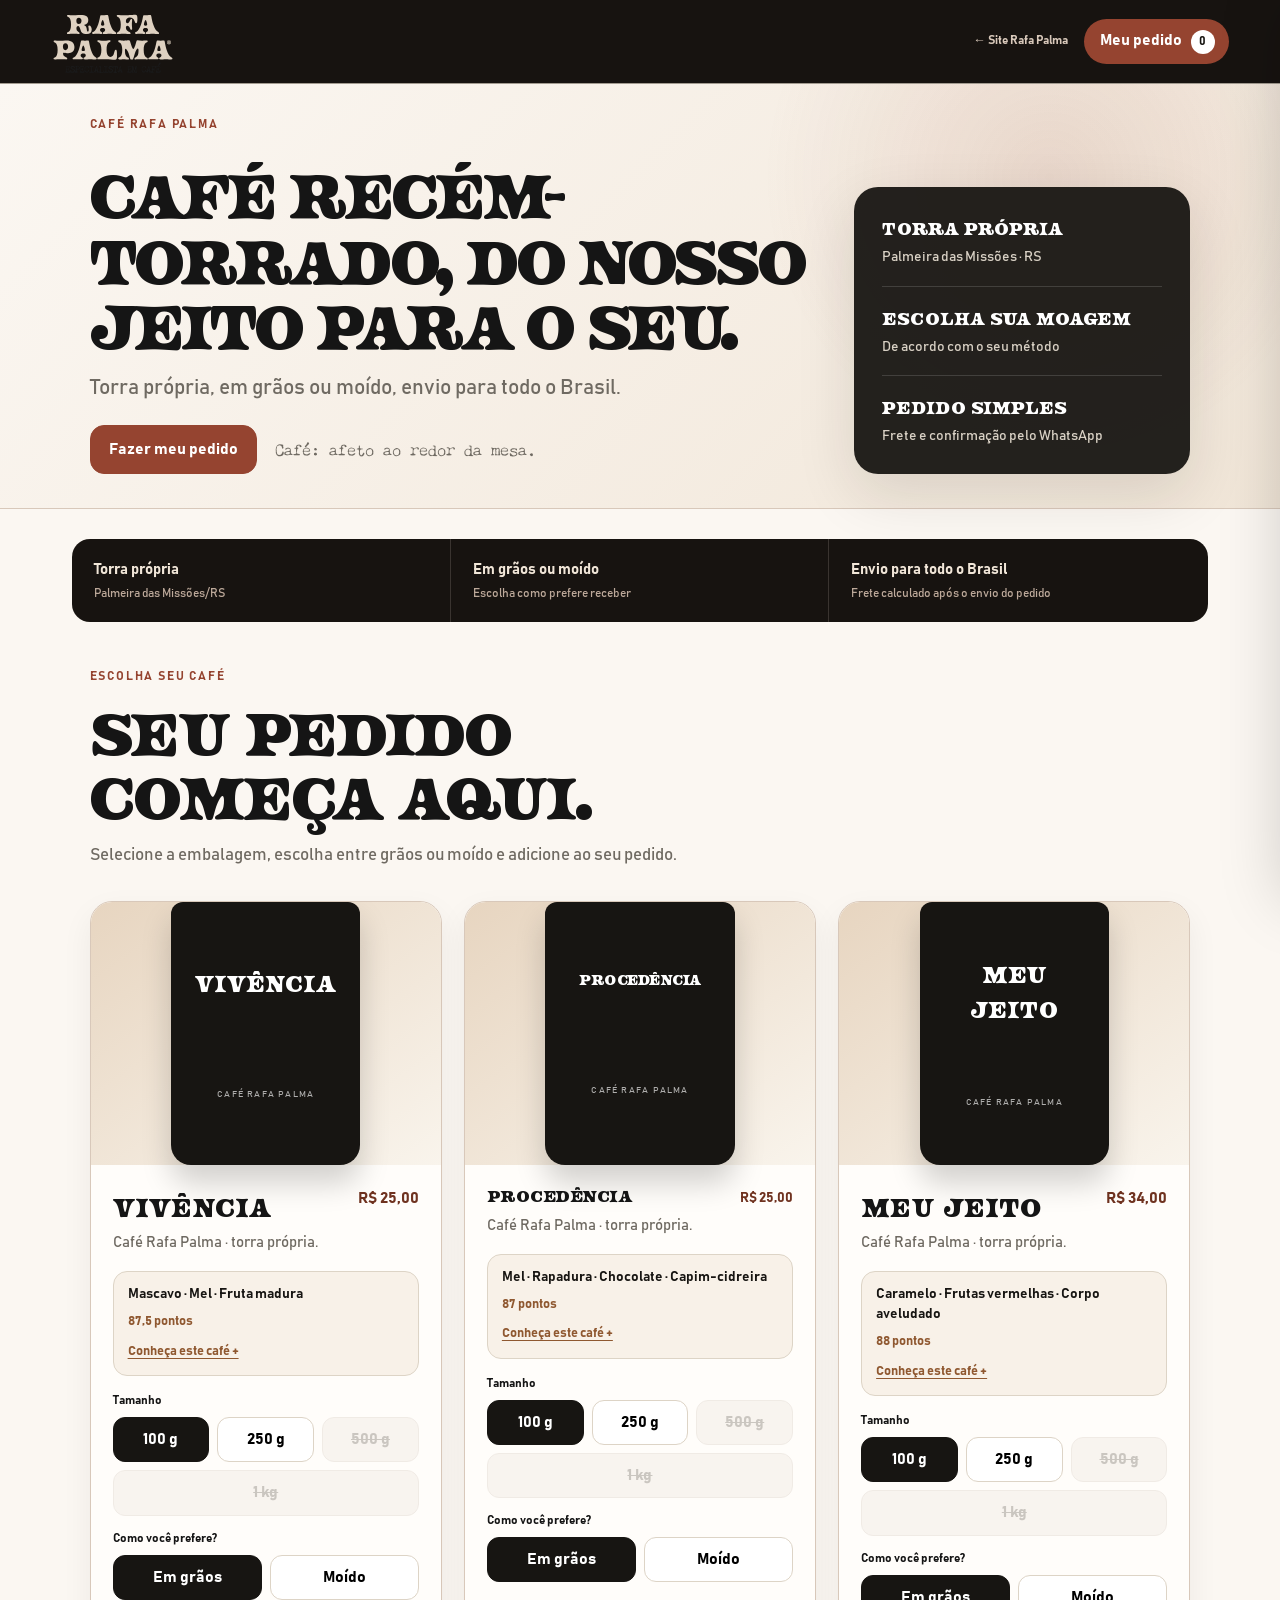
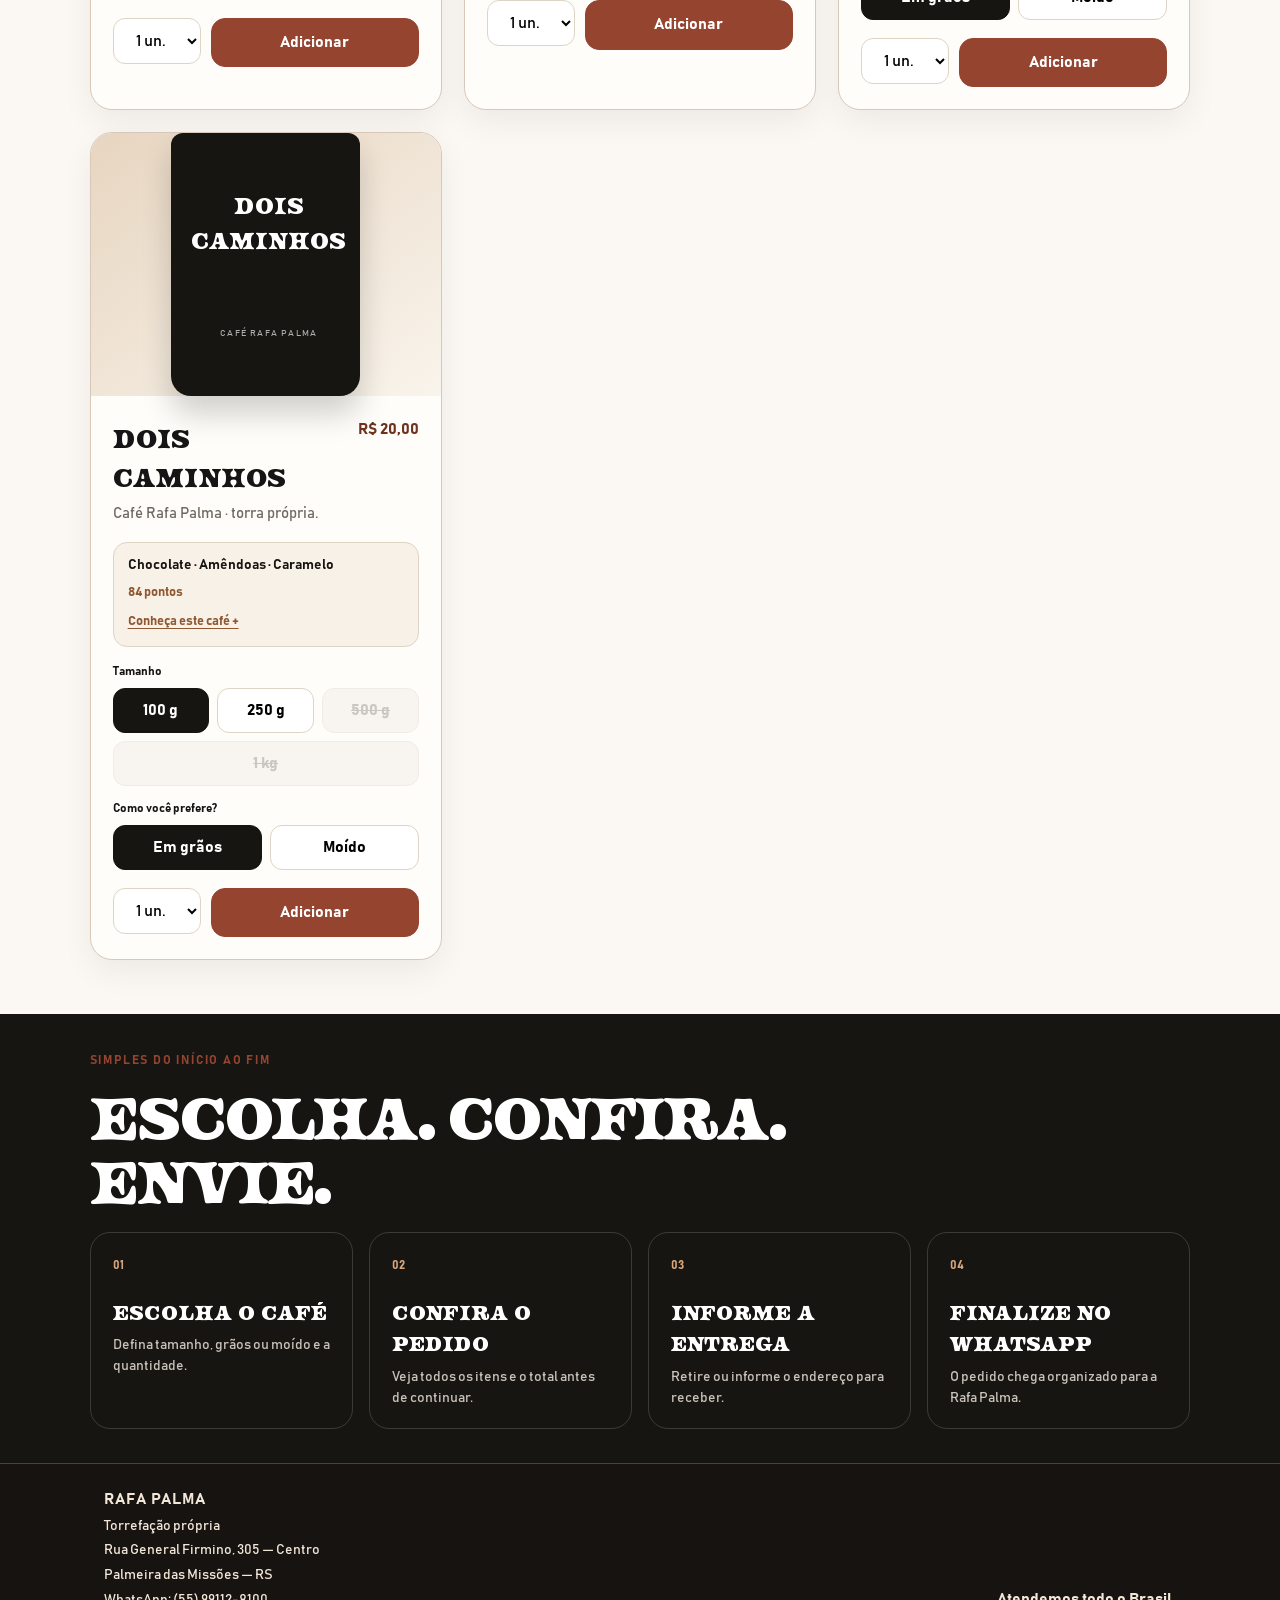
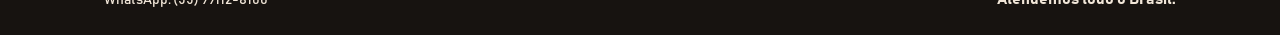
<file: pedidos/index.html>
<!doctype html>
<html lang="pt-BR">
<head>
  <meta charset="utf-8" />
  <meta name="viewport" content="width=device-width, initial-scale=1, viewport-fit=cover" />
  <meta name="theme-color" content="#171512" />
  <title>Comprar Café Rafa Palma | Torra Própria</title>
  <meta name="description" content="Compre Café Rafa Palma em grãos ou moído. Torra própria e envio para todo o Brasil." />
  <meta property="og:title" content="Comprar Café Rafa Palma | Torra Própria" />
  <meta property="og:description" content="Torra própria, em grãos ou moído, envio para todo o Brasil." />
  <link rel="stylesheet" href="styles.css" />

<style id="v26-retorno-mobile">
.back-site-mobile{display:none;}
@media(max-width:620px){
  .back-site-full{display:none;}
  .back-site-mobile{display:inline;}
  .back-site{
    display:inline-flex !important;
    align-items:center;
    justify-content:center;
    white-space:nowrap;
    font-size:12px !important;
  }
}
</style>

</head>
<body>
  <header class="topbar">
    <a class="brand" href="../" aria-label="Voltar ao site Rafa Palma">
      <img src="assets/logo-rafa-palma.svg" alt="Rafa Palma — Especialista em Café">
    </a>
    <div class="topbar-actions">
      <a class="back-site" href="../" aria-label="Voltar ao site Rafa Palma">
        <span class="back-site-full">← Site Rafa Palma</span>
        <span class="back-site-mobile">← Site</span>
      </a>
      <button class="cart-button" id="openCartBtn" type="button" aria-label="Abrir meu pedido">
        Meu pedido <span id="cartBadge" class="cart-badge">0</span>
      </button>
    </div>
  </header>

  <main>
    <section id="inicio" class="hero">
      <div class="hero-content">
        <span class="eyebrow">CAFÉ RAFA PALMA</span>
        <h1>Café recém-torrado, do nosso jeito para o seu.</h1>
        <p class="hero-subtitle">Torra própria, em grãos ou moído, envio para todo o Brasil.</p>
        <div class="hero-actions">
          <a class="btn btn-primary" href="#cafes">Fazer meu pedido</a>
          <span class="hero-note">Café: afeto ao redor da mesa.</span>
        </div>
      </div>
      <div class="hero-panel" aria-label="Informações da torrefação">
        <div><strong>Torra própria</strong><span>Palmeira das Missões · RS</span></div>
        <div><strong>Escolha sua moagem</strong><span>De acordo com o seu método</span></div>
        <div><strong>Pedido simples</strong><span>Frete e confirmação pelo WhatsApp</span></div>
      </div>
    </section>

    
<section class="trust-strip" aria-label="Diferenciais Rafa Palma">
  <div><strong>Torra própria</strong><span>Palmeira das Missões/RS</span></div>
  <div><strong>Em grãos ou moído</strong><span>Escolha como prefere receber</span></div>
  <div><strong>Envio para todo o Brasil</strong><span>Frete calculado após o envio do pedido</span></div>
</section>

<section id="cafes" class="section products-section">
      <div class="section-heading">
        <span class="eyebrow">ESCOLHA SEU CAFÉ</span>
        <h2>Seu pedido começa aqui.</h2>
        <p>Selecione a embalagem, escolha entre grãos ou moído e adicione ao seu pedido.</p>
      </div>
      <div id="productsGrid" class="products-grid"></div>
    </section>

    <section class="section how-section">
      <div class="section-heading compact">
        <span class="eyebrow">SIMPLES DO INÍCIO AO FIM</span>
        <h2>Escolha. Confira. Envie.</h2>
      </div>
      <div class="steps">
        <article><span>01</span><h3>Escolha o café</h3><p>Defina tamanho, grãos ou moído e a quantidade.</p></article>
        <article><span>02</span><h3>Confira o pedido</h3><p>Veja todos os itens e o total antes de continuar.</p></article>
        <article><span>03</span><h3>Informe a entrega</h3><p>Retire ou informe o endereço para receber.</p></article>
        <article><span>04</span><h3>Finalize no WhatsApp</h3><p>O pedido chega organizado para a Rafa Palma.</p></article>
      </div>
    </section>
  </main>


  <button class="quick-cart hidden" id="quickCart" type="button" aria-label="Ver meu pedido">
    <span id="quickCartSummary">0 itens · R$ 0,00</span>
    <strong>VER PEDIDO</strong>
  </button>

  <aside class="cart-drawer" id="cartDrawer" aria-hidden="true">
    <div class="cart-header">
      <div><span class="eyebrow">CARRINHO</span><h2>Meu pedido</h2></div>
      <button id="closeCartBtn" class="icon-button" type="button" aria-label="Fechar carrinho">×</button>
    </div>
    <div id="cartItems" class="cart-items"></div>
    <div id="cartEmpty" class="cart-empty">
      <strong>Seu pedido está vazio.</strong>
      <p>Escolha um dos cafés para começar.</p>
      <button class="btn btn-secondary" id="continueShoppingEmpty" type="button">Escolher cafés</button>
    </div>
    <div id="cartFooter" class="cart-footer hidden">
      <div class="total-row"><span>Total dos produtos</span><strong id="cartTotal">R$ 0,00</strong></div>
      <p class="freight-note">Frete não está incluído. Ele será confirmado antes do pagamento.</p>
      <button class="btn btn-primary btn-full" id="checkoutBtn" type="button">Continuar pedido</button>
      <button class="link-button" id="continueShoppingBtn" type="button">Continuar comprando</button>
    </div>
  </aside>
  <div id="overlay" class="overlay" hidden></div>

  <section class="checkout-modal" id="checkoutModal" aria-hidden="true">
    <div class="checkout-shell">
      <div class="checkout-top">
        <div>
          <span class="eyebrow">FINALIZAÇÃO</span>
          <h2 id="checkoutTitle">Seus dados</h2>
        </div>
        <button id="closeCheckoutBtn" class="icon-button" type="button" aria-label="Fechar finalização">×</button>
      </div>

      <div class="progress" aria-label="Etapas do pedido">
        <span class="active" data-step-dot="1">1</span><i></i><span data-step-dot="2">2</span><i></i><span data-step-dot="3">3</span>
      </div>

      <form id="checkoutForm" novalidate>
        <div class="checkout-step active" data-step="1">
          <div class="field-grid">
            <label class="field field-wide">Nome completo<input name="name" autocomplete="name" required /></label>
            <label class="field">CPF<input name="cpf" inputmode="numeric" autocomplete="off" maxlength="14" placeholder="000.000.000-00" required /><small class="field-error">Informe um CPF válido.</small></label>
            <label class="field">WhatsApp<input name="phone" inputmode="tel" autocomplete="tel" maxlength="15" placeholder="(55) 99999-9999" required /><small class="field-error">Informe o WhatsApp com DDD.</small></label>
            <label class="field field-wide">E-mail<input name="email" type="email" autocomplete="email" required /></label>
          </div>
          <label class="remember-data field-wide">
  <input type="checkbox" name="rememberData" />
  <span><strong>Lembrar meus dados neste dispositivo</strong><small>Na próxima compra, seus dados pessoais e endereço serão preenchidos automaticamente.</small></span>
</label>
<div class="step-actions"><button class="btn btn-primary" type="button" data-next="2">Continuar</button></div>
        </div>

        <div class="checkout-step" data-step="2">
          <fieldset class="delivery-choice">
            <legend>Como você quer receber seu Café Rafa Palma?</legend>
            <label class="choice-card"><input type="radio" name="delivery" value="retirada" checked /><span><strong>Retirar</strong><small>Retirada conforme orientação da Rafa Palma.</small></span></label>
            <label class="choice-card"><input type="radio" name="delivery" value="envio" /><span><strong>Receber</strong><small>Informe seu endereço para envio.</small></span></label>
          </fieldset>
          <div id="pickupFields" class="field-grid">
            <label class="field field-wide">Data da retirada<input name="pickupDate" type="date" required /><small class="field-hint">Pode ser hoje ou uma data futura.</small></label>
          </div>
          <div id="addressFields" class="field-grid hidden">
            <label class="field">CEP<input name="cep" inputmode="numeric" autocomplete="postal-code" maxlength="9" placeholder="00000-000" /><small id="cepStatus" class="field-hint">Ao informar o CEP, buscamos o endereço automaticamente.</small></label>
            <label class="field field-wide">Logradouro (rua, avenida etc.)<input name="street" autocomplete="address-line1" /></label>
            <label class="field">Número<input name="number" autocomplete="address-line2" /></label>
            <label class="field">Complemento<input name="complement" autocomplete="address-line2" /></label>
            <label class="field">Bairro<input name="district" /></label>
            <label class="field">Cidade<input name="city" autocomplete="address-level2" /></label>
            <label class="field">Estado<input name="state" maxlength="2" autocomplete="address-level1" placeholder="RS" /></label>
            <p class="field-wide form-note">O valor do frete será confirmado pela Rafa Palma antes do pagamento.</p>
          </div>
          <div class="step-actions split"><button class="btn btn-secondary" type="button" data-back="1">Voltar</button><button class="btn btn-primary" type="button" data-next="3">Revisar pedido</button></div>
        </div>

        <div class="checkout-step" data-step="3">
          <div id="orderReview" class="order-review"></div>
          <label class="field field-wide">Observações do pedido<textarea name="notes" rows="3" placeholder="Opcional"></textarea></label>
          <div class="step-actions split"><button class="btn btn-secondary" type="button" data-back="2">Voltar</button><button class="btn btn-whatsapp" type="submit">Finalizar pelo WhatsApp</button></div>
        </div>
      </form>
    </div>
  </section>

  
<footer class="site-footer">
  <div class="footer-shell">
    <div class="footer-brand">
      <strong>RAFA PALMA</strong>
      <span>Torrefação própria</span>
      <span>Rua General Firmino, 305 — Centro</span>
      <span>Palmeira das Missões — RS</span>
      <a href="https://wa.me/5555991128100" target="_blank" rel="noopener">WhatsApp: (55) 99112-8100</a>
    </div>
    <div class="footer-reach">Atendemos todo o Brasil.</div>
  </div>
</footer>


  <script src="products.js"></script>
  <script src="app.js"></script>
</body>
</html>
</file>
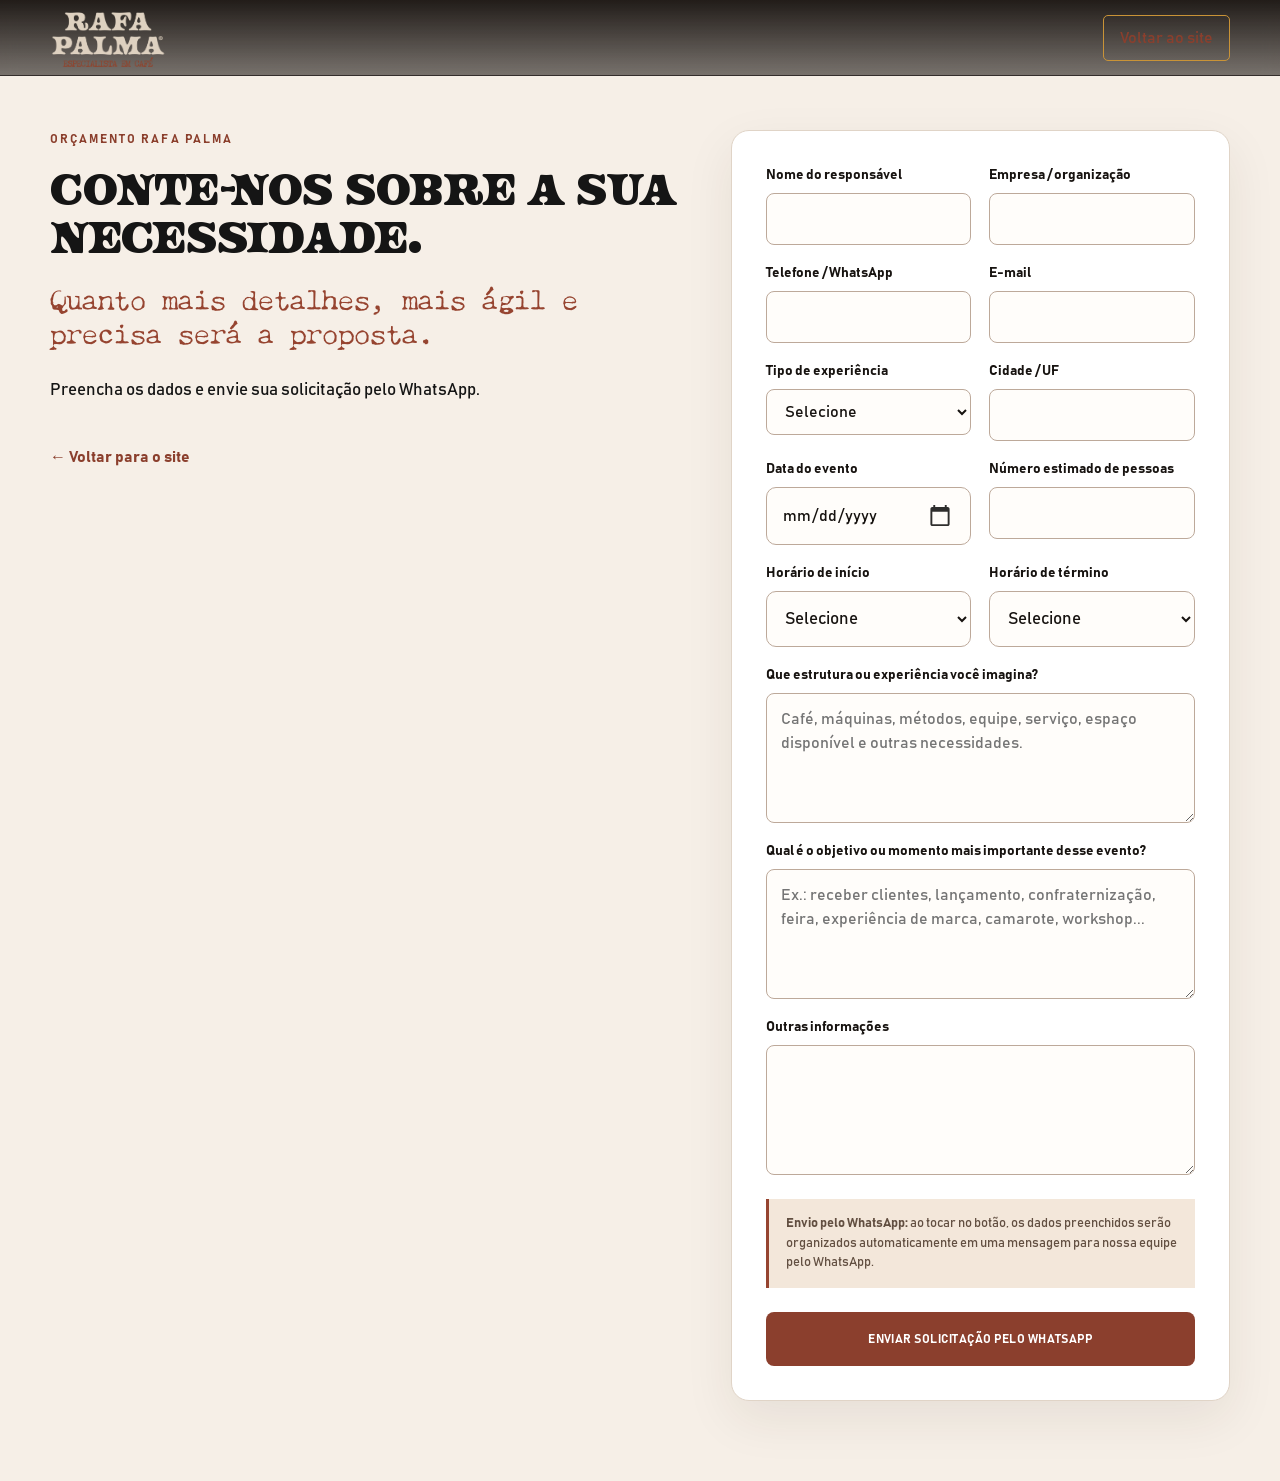
<file: orcamento.html>
<!doctype html>
<html lang="pt-BR">
<head>
    <meta charset="utf-8" />
  
<meta name="color-scheme" content="only light">
<meta name="supported-color-schemes" content="light">
<meta name="viewport" content="width=device-width, initial-scale=1" />
  <meta name="theme-color" content="#151515" />
  <meta name="description" content="Solicite um orçamento Rafa Palma para seu evento, empresa ou experiência com café." />
  <title>Orçamento — Rafa Palma</title>
  <link rel="icon" href="favicon.png" />
  <link rel="stylesheet" href="styles.css" />
  <style>
    .budget-page{min-height:100vh;background:var(--paper);color:var(--ink);padding:130px 0 80px}
    .budget-shell{display:grid;grid-template-columns:.8fr 1.2fr;gap:55px;align-items:start}
    .budget-intro{position:sticky;top:115px}
    .budget-intro h1{font-size:clamp(46px,5vw,72px);line-height:.95;margin:14px 0 24px}
    .budget-intro .script{font-size:28px}
    .budget-intro p:not(.eyebrow):not(.script){font-size:17px;max-width:500px}
    .budget-form{background:#fff;border:1px solid #e0d4c7;border-radius:18px;padding:34px;box-shadow:0 18px 50px rgba(52,35,24,.08)}
    .form-grid{display:grid;grid-template-columns:1fr 1fr;gap:18px}
    .form-field{display:flex;flex-direction:column;gap:7px}
    .form-field.full{grid-column:1/-1}
    .form-field label{font-weight:700;font-size:14px}
    .form-field input,.form-field select,.form-field textarea{
      width:100%;border:1px solid #d8c8ba;background:#fbf7f2;color:#17110b;
      padding:13px 14px;border-radius:8px;font:inherit
    }
    .form-field textarea{min-height:130px;resize:vertical}
    .form-note{margin:24px 0 0;padding:15px 17px;background:#f3e7da;border-left:3px solid var(--brown);font-size:13px;color:#624f41}
    .budget-submit{margin-top:24px;width:100%;border:0;opacity:.58;cursor:not-allowed}
    .back-link{display:inline-block;margin-top:25px;color:var(--brown);font-weight:700}
    .desktop-title-break{display:block}
    @media(max-width:800px){
      .desktop-title-break{display:none}
      .budget-page{padding-top:100px}
      .budget-shell{grid-template-columns:1fr;gap:30px}
      .budget-intro{position:static}
      .form-grid{grid-template-columns:1fr}
      .form-field.full{grid-column:auto}
      .budget-form{padding:24px}
    }
  </style>

<style id="v30-orcamento-final">
:root{
  --rp-brown:#8b3f2d;
  --rp-cream:#f1e6d8;
}

/* Remove rosa/salmão dos destaques do orçamento */
.orcamento .eyebrow,
.orcamento .highlight,
.orcamento .accent,
.orcamento .label-accent,
.orcamento-form .eyebrow,
.orcamento-form .highlight,
.orcamento-form .accent,
.orcamento-form .label-accent,
form .eyebrow,
form .highlight,
form .accent{
  color:var(--rp-brown)!important;
  -webkit-text-fill-color:var(--rp-brown)!important;
  background:none!important;
  background-image:none!important;
  -webkit-background-clip:border-box!important;
  background-clip:border-box!important;
}

/* Barras e linhas decorativas em marrom */
.orcamento blockquote,
.orcamento .note,
.orcamento .info-box,
.orcamento .accent-box,
.orcamento-form blockquote,
.orcamento-form .note,
.orcamento-form .info-box,
.orcamento-form .accent-box{
  border-left-color:var(--rp-brown)!important;
}

.orcamento blockquote::before,
.orcamento .note::before,
.orcamento .info-box::before,
.orcamento .accent-box::before,
.orcamento-form blockquote::before,
.orcamento-form .note::before,
.orcamento-form .info-box::before,
.orcamento-form .accent-box::before{
  background:var(--rp-brown)!important;
}

/* Proteção extra para linhas decorativas com classes genéricas */
[class*="accent-line"],
[class*="line-accent"]{
  border-color:var(--rp-brown)!important;
}
[class*="accent-line"]::before,
[class*="accent-line"]::after,
[class*="line-accent"]::before,
[class*="line-accent"]::after{
  background:var(--rp-brown)!important;
}

@media (max-width:560px){
  input[type="date"],
  input[type="time"],
  .date-picker,
  .date-row,
  .date-controls{
    font-size:14px!important;
    min-height:40px!important;
  }

  .date-row,
  .date-controls,
  .date-actions{
    display:flex!important;
    flex-wrap:wrap!important;
    gap:5px!important;
    align-items:center!important;
  }

  .date-row a,
  .date-controls a,
  .date-row button,
  .date-controls button,
  .date-actions button,
  .date-actions a,
  button[data-action]{
    font-size:11px!important;
    padding:7px 9px!important;
    min-height:34px!important;
    line-height:1.05!important;
    white-space:nowrap!important;
  }

  .btn-definir,
  #definir,
  [data-action="definir"]{
    font-size:11px!important;
    padding:7px 11px!important;
    min-height:34px!important;
    flex:0 0 auto!important;
    max-width:100%!important;
  }

  button[type="submit"],
  .submit,
  .btn-submit,
  .send-request{
    width:100%!important;
    white-space:normal!important;
    line-height:1.15!important;
  }
}
</style>


<style id="v31-orcamento-final">
:root{
  --rp-brown:#6f321f;
  --rp-brown-2:#8b3f2d;
  --rp-cream:#f4ede5;
  --rp-border:#bda99a;
  --rp-text:#171310;
}

/* Remove verde/rosa/salmão de links e estados */
a,
a:link,
a:visited,
a:hover,
a:active,
button,
button:focus,
button:active{
  -webkit-tap-highlight-color:transparent!important;
}
a,
a:link,
a:visited,
a:hover,
a:active{
  color:var(--rp-brown-2)!important;
  text-decoration:none!important;
}
input:focus,
select:focus,
textarea:focus,
button:focus{
  outline:none!important;
  box-shadow:0 0 0 2px rgba(111,50,31,.18)!important;
  border-color:var(--rp-brown)!important;
}

/* Cabeçalhos / títulos do orçamento: sem rosa */
.eyebrow,
.kicker,
.section-label,
.orcamento-title,
.orcamento h1,
.orcamento h2,
.orcamento h3,
form h1, form h2, form h3{
  color:var(--rp-text)!important;
  -webkit-text-fill-color:var(--rp-text)!important;
}
.eyebrow,
.kicker,
.section-label{
  color:var(--rp-brown-2)!important;
  -webkit-text-fill-color:var(--rp-brown-2)!important;
}

/* Barras decorativas: marrom */
blockquote,
.note,
.info-box,
.accent-box,
[class*="bar"],
[class*="accent"]{
  border-left-color:var(--rp-brown)!important;
}
blockquote::before,
.note::before,
.info-box::before,
.accent-box::before,
[class*="bar"]::before,
[class*="accent"]::before{
  background:var(--rp-brown)!important;
}

/* Campos */
input, select, textarea{
  width:100%!important;
  border:1px solid var(--rp-border)!important;
  background:#fffdfa!important;
  color:var(--rp-text)!important;
  border-radius:8px!important;
  box-sizing:border-box!important;
}
select{
  appearance:auto!important;
  -webkit-appearance:auto!important;
}
label{
  color:var(--rp-text)!important;
}

/* Botão principal */
button[type="submit"],
input[type="submit"],
.submit,
.btn-submit,
.send-request{
  background:var(--rp-brown)!important;
  color:#fff!important;
  -webkit-text-fill-color:#fff!important;
  border:0!important;
  border-radius:8px!important;
  font-weight:700!important;
}

/* Campo de horário */
.rp-time-field{
  margin-top:14px!important;
}
.rp-time-field label{
  display:block!important;
  margin-bottom:7px!important;
  font-weight:700!important;
}
.rp-time-field select{
  min-height:46px!important;
  padding:0 12px!important;
}

@media (max-width:560px){
  body{
    overflow-x:hidden!important;
  }
  .wrap, .container, main, form{
    max-width:100%!important;
  }

  /* links menores e sem ocupar área demais */
  .back-link,
  .top-back,
  a[href*="index"],
  a[href="/"],
  a[href="./"]{
    font-size:12px!important;
    padding:6px 8px!important;
    line-height:1.1!important;
  }

  /* Data */
  input[type="date"]{
    min-height:44px!important;
    font-size:14px!important;
    padding:0 10px!important;
  }

  /* botões pequenos no calendário nativo/custom */
  .date-row button,
  .date-controls button,
  .date-actions button,
  .calendar button,
  .datepicker button,
  button[data-action]{
    font-size:11px!important;
    padding:6px 8px!important;
    min-height:32px!important;
    line-height:1!important;
  }

  /* botão Definir */
  .btn-definir,
  #definir,
  [data-action="definir"],
  button[name="definir"]{
    font-size:11px!important;
    padding:6px 10px!important;
    min-height:32px!important;
    max-width:120px!important;
    background:var(--rp-brown)!important;
    color:#fff!important;
  }

  /* Horário como dropdown compacto */
  select[name="horario"],
  #horario,
  .time-select{
    min-height:44px!important;
    font-size:14px!important;
    padding:0 10px!important;
  }

  button[type="submit"],
  input[type="submit"],
  .submit,
  .btn-submit,
  .send-request{
    width:100%!important;
    min-height:46px!important;
    font-size:15px!important;
  }
}
</style>


<style id="v32-budget-link-colors">
:root{
  --rp-brown:#8b3f2d;
  --rp-dark-brown:#6f321f;
  --rp-cream:#f1e6d8;
}

a,
a:link,
a:visited,
a:hover,
a:active,
a:focus {
  color:var(--rp-brown)!important;
  -webkit-text-fill-color:var(--rp-brown)!important;
  text-decoration:none!important;
  forced-color-adjust:none!important;
  -webkit-tap-highlight-color:rgba(139,63,45,.15)!important;
  outline:none!important;
}

/* Botões permanecem marrom, inclusive após toque. */
button,
button:hover,
button:active,
button:focus,
button:visited,
input[type="submit"],
input[type="submit"]:hover,
input[type="submit"]:active,
input[type="submit"]:focus {
  border-color:var(--rp-dark-brown)!important;
  -webkit-tap-highlight-color:rgba(139,63,45,.15)!important;
  forced-color-adjust:none!important;
}

/* Estados de validação/seleção não ficam verdes. */
input:valid,
select:valid,
textarea:valid,
input:user-valid,
select:user-valid,
textarea:user-valid {
  border-color:#bda99a!important;
  box-shadow:none!important;
}

input:focus,
select:focus,
textarea:focus {
  border-color:var(--rp-dark-brown)!important;
  box-shadow:0 0 0 2px rgba(111,50,31,.16)!important;
  outline:none!important;
}

/* Caso existam ícones/checks de confirmação verdes, converte para marrom. */
.valid,
.success,
.check,
.checked,
.selected {
  color:var(--rp-brown)!important;
  -webkit-text-fill-color:var(--rp-brown)!important;
  border-color:var(--rp-brown)!important;
}
</style>


<style id="v40-budget-mobile-controls">
/* Agenda do evento */
.schedule-field input[type="date"],
.schedule-field input[type="time"]{
  min-height:54px !important;
  padding:0 15px !important;
  font-size:16px !important;
  line-height:54px !important;
  border:1px solid #bda99a !important;
  border-radius:10px !important;
  background:#fffdfa !important;
  color:#171310 !important;
  -webkit-text-fill-color:#171310 !important;
  color-scheme:light !important;
}

.schedule-field input[type="date"]::-webkit-calendar-picker-indicator,
.schedule-field input[type="time"]::-webkit-calendar-picker-indicator{
  width:24px !important;
  height:24px !important;
  padding:8px !important;
  margin-right:-5px !important;
  cursor:pointer !important;
  opacity:.82 !important;
}

.budget-submit{
  min-height:54px !important;
  opacity:1 !important;
  cursor:pointer !important;
  background:#6f321f !important;
  color:#fff !important;
  -webkit-text-fill-color:#fff !important;
}

@media(max-width:560px){
  .budget-page{
    padding-top:92px !important;
    padding-bottom:45px !important;
  }

  .budget-shell{
    gap:22px !important;
  }

  .budget-intro h1{
    font-size:42px !important;
    line-height:.98 !important;
    margin-bottom:18px !important;
  }

  .budget-intro .script{
    font-size:24px !important;
  }

  .budget-form{
    padding:20px !important;
    border-radius:14px !important;
  }

  .form-grid{
    gap:16px !important;
  }

  .form-field{
    gap:8px !important;
  }

  .form-field label{
    font-size:14px !important;
  }

  .form-field input,
  .form-field select{
    min-height:52px !important;
    font-size:16px !important;
    padding:0 14px !important;
  }

  .form-field textarea{
    min-height:115px !important;
    font-size:16px !important;
    padding:13px 14px !important;
  }

  .schedule-field input[type="date"],
  .schedule-field input[type="time"]{
    min-height:56px !important;
    height:56px !important;
    font-size:17px !important;
    padding:0 14px !important;
  }

  .budget-submit{
    min-height:56px !important;
    font-size:16px !important;
    border-radius:10px !important;
    margin-top:20px !important;
  }

  .form-note{
    margin-top:20px !important;
    font-size:12.5px !important;
    line-height:1.45 !important;
  }
}
</style>


<style id="v41-budget-fixes">
@media(max-width:560px){
  .budget-intro h1{
    font-size:40px !important;
    line-height:1.02 !important;
    letter-spacing:-1.4px !important;
  }
  .budget-intro .script{
    font-size:23px !important;
    line-height:1.18 !important;
  }
}
.time-select{
  min-height:56px !important;
  height:56px !important;
  width:100% !important;
  padding:0 44px 0 14px !important;
  font-size:17px !important;
  border:1px solid #bda99a !important;
  border-radius:10px !important;
  background:#fffdfa !important;
  color:#171310 !important;
  -webkit-text-fill-color:#171310 !important;
}
</style>


<style id="v48-force-light-rendering">
/* V48 — força a renderização na paleta clara original da marca */
:root{
  color-scheme: only light !important;
  supported-color-schemes: light !important;
}

html{
  color-scheme: only light !important;
  background:#ffffff !important;
}

body{
  color-scheme: only light !important;
}

/* Evita que controles nativos assumam aparência escura */
input,
select,
textarea,
button{
  color-scheme: light !important;
}

/* Preserva a paleta declarada pelo site mesmo quando o aparelho está em modo escuro */
@media (prefers-color-scheme: dark){
  :root,
  html,
  body{
    color-scheme: only light !important;
  }
}

/* Reduz interferência de ajustes automáticos do navegador */
html, body, main, section, header, footer,
a, button, input, select, textarea, svg, path, circle{
  forced-color-adjust:none;
}
</style>


<style id="v62-budget-title-color-fix">
@media (min-width:801px){
  .budget-intro h1{
    color:#151515 !important;
    -webkit-text-fill-color:#151515 !important;
    background:none !important;
    background-image:none !important;
    -webkit-background-clip:border-box !important;
    background-clip:border-box !important;
    opacity:1 !important;
  }
}
</style>


<style id="v63-budget-title-size-fix">
@media (min-width:801px){
  .budget-intro h1{
    font-size:52px !important;
    line-height:1.02 !important;
    letter-spacing:-1.8px !important;
    color:#151515 !important;
    -webkit-text-fill-color:#151515 !important;
    background:none !important;
    background-image:none !important;
    opacity:1 !important;
  }
}
</style>


<style id="v64-budget-title-two-lines">
.budget-intro h1 .title-line{display:block;white-space:nowrap;}
@media (min-width:801px){
  .budget-intro h1{font-size:46px !important;line-height:1.04 !important;letter-spacing:-1.5px !important;}
}
@media (max-width:800px){
  .budget-intro h1{font-size:clamp(32px, 7.6vw, 40px) !important;line-height:1.04 !important;letter-spacing:-1.2px !important;}
}
</style>

<style id="v65-budget-mobile-title-black">
/* V65 — mantém o título do orçamento preto também no mobile */
@media (max-width:800px){
  .budget-intro h1,
  .budget-intro h1 .title-line{
    color:#151515 !important;
    -webkit-text-fill-color:#151515 !important;
    background:none !important;
    background-image:none !important;
    -webkit-background-clip:border-box !important;
    background-clip:border-box !important;
    opacity:1 !important;
  }
}
</style>


<style id="v66-mobile-title-definitive">
/* V66 — correção definitiva do título no celular */
@media (max-width:800px){
  .budget-intro h1{
    font-size:clamp(31px, 7.2vw, 38px) !important;
    line-height:1.04 !important;
    letter-spacing:-1.2px !important;
    color:#151515 !important;
    -webkit-text-fill-color:#151515 !important;
    background:transparent !important;
    background-image:none !important;
    opacity:1 !important;
  }

  .budget-intro h1 .title-line{
    display:block !important;
    width:100% !important;
    white-space:nowrap !important;
    color:#151515 !important;
    -webkit-text-fill-color:#151515 !important;
    background:transparent !important;
    background-image:none !important;
    opacity:1 !important;
  }
}

/* proteção contra estilos de modo escuro do aparelho */
@media (max-width:800px) and (prefers-color-scheme:dark){
  .budget-intro h1,
  .budget-intro h1 .title-line{
    color:#151515 !important;
    -webkit-text-fill-color:#151515 !important;
    background:transparent !important;
    background-image:none !important;
    opacity:1 !important;
  }
}
</style>

</head>
<body>
  <header class="site-header">
    <a class="brand" href="index.html" aria-label="Rafa Palma - início">
      <img src="assets/images/logo-rafa-oficial.png" alt="Rafa Palma — Especialista em Café" />
    </a>
    <a class="nav-cta" href="index.html">Voltar ao site</a>
  </header>

  <main class="budget-page">
    <div class="container budget-shell">
      <section class="budget-intro">
        <p class="eyebrow dark">Orçamento Rafa Palma</p>
        <h1><span class="title-line">Conte-nos sobre a sua</span><span class="title-line">necessidade.</span></h1>
        <p class="script">Quanto mais detalhes, mais ágil e precisa será a proposta.</p>
        <p>Preencha os dados e envie sua solicitação pelo WhatsApp.</p>
        <a class="back-link" href="index.html">← Voltar para o site</a>
      </section>

      <form class="budget-form" id="budgetForm">
        <div class="form-grid">
          <div class="form-field"><label for="nome">Nome do responsável</label><input id="nome" name="nome" type="text"></div>
          <div class="form-field"><label for="empresa">Empresa / organização</label><input id="empresa" name="empresa" type="text"></div>
          <div class="form-field"><label for="telefone">Telefone / WhatsApp</label><input id="telefone" name="telefone" type="tel"></div>
          <div class="form-field"><label for="email">E-mail</label><input id="email" name="email" type="email"></div>
          <div class="form-field"><label for="tipo">Tipo de experiência</label>
            <select id="tipo" name="tipo">
              <option value="">Selecione</option>
              <option>Evento / feira / exposição</option>
              <option>Evento corporativo</option>
              <option>Workshop / experiência de café</option>
              <option>Café para empresa</option>
              <option>Máquinas — venda ou locação</option>
              <option>Outro</option>
            </select>
          </div>
          <div class="form-field"><label for="cidade">Cidade / UF</label><input id="cidade" name="cidade" type="text"></div>
          <div class="form-field schedule-field">
            <label for="data">Data do evento</label>
            <input id="data" name="data" type="date">
          </div>
          <div class="form-field"><label for="publico">Número estimado de pessoas</label><input id="publico" name="publico" type="number" min="1"></div>
          <div class="form-field schedule-field"><label for="inicio">Horário de início</label><select id="inicio" name="inicio" class="time-select"><option value="">Selecione</option>
<option value="00:00">00:00</option>
<option value="00:15">00:15</option>
<option value="00:30">00:30</option>
<option value="00:45">00:45</option>
<option value="01:00">01:00</option>
<option value="01:15">01:15</option>
<option value="01:30">01:30</option>
<option value="01:45">01:45</option>
<option value="02:00">02:00</option>
<option value="02:15">02:15</option>
<option value="02:30">02:30</option>
<option value="02:45">02:45</option>
<option value="03:00">03:00</option>
<option value="03:15">03:15</option>
<option value="03:30">03:30</option>
<option value="03:45">03:45</option>
<option value="04:00">04:00</option>
<option value="04:15">04:15</option>
<option value="04:30">04:30</option>
<option value="04:45">04:45</option>
<option value="05:00">05:00</option>
<option value="05:15">05:15</option>
<option value="05:30">05:30</option>
<option value="05:45">05:45</option>
<option value="06:00">06:00</option>
<option value="06:15">06:15</option>
<option value="06:30">06:30</option>
<option value="06:45">06:45</option>
<option value="07:00">07:00</option>
<option value="07:15">07:15</option>
<option value="07:30">07:30</option>
<option value="07:45">07:45</option>
<option value="08:00">08:00</option>
<option value="08:15">08:15</option>
<option value="08:30">08:30</option>
<option value="08:45">08:45</option>
<option value="09:00">09:00</option>
<option value="09:15">09:15</option>
<option value="09:30">09:30</option>
<option value="09:45">09:45</option>
<option value="10:00">10:00</option>
<option value="10:15">10:15</option>
<option value="10:30">10:30</option>
<option value="10:45">10:45</option>
<option value="11:00">11:00</option>
<option value="11:15">11:15</option>
<option value="11:30">11:30</option>
<option value="11:45">11:45</option>
<option value="12:00">12:00</option>
<option value="12:15">12:15</option>
<option value="12:30">12:30</option>
<option value="12:45">12:45</option>
<option value="13:00">13:00</option>
<option value="13:15">13:15</option>
<option value="13:30">13:30</option>
<option value="13:45">13:45</option>
<option value="14:00">14:00</option>
<option value="14:15">14:15</option>
<option value="14:30">14:30</option>
<option value="14:45">14:45</option>
<option value="15:00">15:00</option>
<option value="15:15">15:15</option>
<option value="15:30">15:30</option>
<option value="15:45">15:45</option>
<option value="16:00">16:00</option>
<option value="16:15">16:15</option>
<option value="16:30">16:30</option>
<option value="16:45">16:45</option>
<option value="17:00">17:00</option>
<option value="17:15">17:15</option>
<option value="17:30">17:30</option>
<option value="17:45">17:45</option>
<option value="18:00">18:00</option>
<option value="18:15">18:15</option>
<option value="18:30">18:30</option>
<option value="18:45">18:45</option>
<option value="19:00">19:00</option>
<option value="19:15">19:15</option>
<option value="19:30">19:30</option>
<option value="19:45">19:45</option>
<option value="20:00">20:00</option>
<option value="20:15">20:15</option>
<option value="20:30">20:30</option>
<option value="20:45">20:45</option>
<option value="21:00">21:00</option>
<option value="21:15">21:15</option>
<option value="21:30">21:30</option>
<option value="21:45">21:45</option>
<option value="22:00">22:00</option>
<option value="22:15">22:15</option>
<option value="22:30">22:30</option>
<option value="22:45">22:45</option>
<option value="23:00">23:00</option>
<option value="23:15">23:15</option>
<option value="23:30">23:30</option>
<option value="23:45">23:45</option></select></div>
          <div class="form-field schedule-field"><label for="fim">Horário de término</label><select id="fim" name="fim" class="time-select"><option value="">Selecione</option>
<option value="00:00">00:00</option>
<option value="00:15">00:15</option>
<option value="00:30">00:30</option>
<option value="00:45">00:45</option>
<option value="01:00">01:00</option>
<option value="01:15">01:15</option>
<option value="01:30">01:30</option>
<option value="01:45">01:45</option>
<option value="02:00">02:00</option>
<option value="02:15">02:15</option>
<option value="02:30">02:30</option>
<option value="02:45">02:45</option>
<option value="03:00">03:00</option>
<option value="03:15">03:15</option>
<option value="03:30">03:30</option>
<option value="03:45">03:45</option>
<option value="04:00">04:00</option>
<option value="04:15">04:15</option>
<option value="04:30">04:30</option>
<option value="04:45">04:45</option>
<option value="05:00">05:00</option>
<option value="05:15">05:15</option>
<option value="05:30">05:30</option>
<option value="05:45">05:45</option>
<option value="06:00">06:00</option>
<option value="06:15">06:15</option>
<option value="06:30">06:30</option>
<option value="06:45">06:45</option>
<option value="07:00">07:00</option>
<option value="07:15">07:15</option>
<option value="07:30">07:30</option>
<option value="07:45">07:45</option>
<option value="08:00">08:00</option>
<option value="08:15">08:15</option>
<option value="08:30">08:30</option>
<option value="08:45">08:45</option>
<option value="09:00">09:00</option>
<option value="09:15">09:15</option>
<option value="09:30">09:30</option>
<option value="09:45">09:45</option>
<option value="10:00">10:00</option>
<option value="10:15">10:15</option>
<option value="10:30">10:30</option>
<option value="10:45">10:45</option>
<option value="11:00">11:00</option>
<option value="11:15">11:15</option>
<option value="11:30">11:30</option>
<option value="11:45">11:45</option>
<option value="12:00">12:00</option>
<option value="12:15">12:15</option>
<option value="12:30">12:30</option>
<option value="12:45">12:45</option>
<option value="13:00">13:00</option>
<option value="13:15">13:15</option>
<option value="13:30">13:30</option>
<option value="13:45">13:45</option>
<option value="14:00">14:00</option>
<option value="14:15">14:15</option>
<option value="14:30">14:30</option>
<option value="14:45">14:45</option>
<option value="15:00">15:00</option>
<option value="15:15">15:15</option>
<option value="15:30">15:30</option>
<option value="15:45">15:45</option>
<option value="16:00">16:00</option>
<option value="16:15">16:15</option>
<option value="16:30">16:30</option>
<option value="16:45">16:45</option>
<option value="17:00">17:00</option>
<option value="17:15">17:15</option>
<option value="17:30">17:30</option>
<option value="17:45">17:45</option>
<option value="18:00">18:00</option>
<option value="18:15">18:15</option>
<option value="18:30">18:30</option>
<option value="18:45">18:45</option>
<option value="19:00">19:00</option>
<option value="19:15">19:15</option>
<option value="19:30">19:30</option>
<option value="19:45">19:45</option>
<option value="20:00">20:00</option>
<option value="20:15">20:15</option>
<option value="20:30">20:30</option>
<option value="20:45">20:45</option>
<option value="21:00">21:00</option>
<option value="21:15">21:15</option>
<option value="21:30">21:30</option>
<option value="21:45">21:45</option>
<option value="22:00">22:00</option>
<option value="22:15">22:15</option>
<option value="22:30">22:30</option>
<option value="22:45">22:45</option>
<option value="23:00">23:00</option>
<option value="23:15">23:15</option>
<option value="23:30">23:30</option>
<option value="23:45">23:45</option></select></div>
          <div class="form-field full"><label for="estrutura">Que estrutura ou experiência você imagina?</label><textarea id="estrutura" name="estrutura" placeholder="Café, máquinas, métodos, equipe, serviço, espaço disponível e outras necessidades."></textarea></div>
          <div class="form-field full"><label for="objetivo">Qual é o objetivo ou momento mais importante desse evento?</label><textarea id="objetivo" name="objetivo" placeholder="Ex.: receber clientes, lançamento, confraternização, feira, experiência de marca, camarote, workshop..."></textarea></div>
          <div class="form-field full"><label for="observacoes">Outras informações</label><textarea id="observacoes" name="observacoes"></textarea></div>
        </div>
        <div class="form-note"><strong>Envio pelo WhatsApp:</strong> ao tocar no botão, os dados preenchidos serão organizados automaticamente em uma mensagem para nossa equipe pelo WhatsApp.</div>
        <button class="btn btn-primary budget-submit" type="submit">Enviar solicitação pelo WhatsApp</button>
      </form>
    </div>
  </main>

<script id="v41-budget-whatsapp">
(function(){
  var form = document.getElementById('budgetForm');
  var data = document.getElementById('data');

  if(data){
    var d = new Date();
    var local = new Date(d.getTime() - d.getTimezoneOffset()*60000).toISOString().slice(0,10);
    data.min = local;
  }

  function v(id){
    var el=document.getElementById(id);
    return el && el.value ? el.value.trim() : '';
  }
  function brDate(x){
    if(!x) return '';
    var a=x.split('-');
    return a.length===3 ? a[2]+'/'+a[1]+'/'+a[0] : x;
  }

  if(form){
    form.addEventListener('submit', function(e){
      e.preventDefault();

      var linhas = [
        '*SOLICITAÇÃO DE ORÇAMENTO — RAFA PALMA*',
        '',
        v('nome') ? '*Responsável:* '+v('nome') : '',
        v('empresa') ? '*Empresa / organização:* '+v('empresa') : '',
        v('telefone') ? '*Telefone / WhatsApp:* '+v('telefone') : '',
        v('email') ? '*E-mail:* '+v('email') : '',
        v('tipo') ? '*Tipo de solicitação:* '+v('tipo') : '',
        v('cidade') ? '*Cidade / UF:* '+v('cidade') : '',
        v('data') ? '*Data:* '+brDate(v('data')) : '',
        v('inicio') ? '*Início:* '+v('inicio') : '',
        v('fim') ? '*Término:* '+v('fim') : '',
        v('publico') ? '*Público estimado:* '+v('publico')+' pessoas' : '',
        v('estrutura') ? '\n*Estrutura / experiência desejada:*\n'+v('estrutura') : '',
        v('objetivo') ? '\n*Objetivo:*\n'+v('objetivo') : '',
        v('observacoes') ? '\n*Observações:*\n'+v('observacoes') : ''
      ].filter(function(x){return x!=='';});

      var texto = linhas.join('\n');
      var whatsapp = 'https://wa.me/5555991128100?text=' + encodeURIComponent(texto);

      // Navegação na mesma aba funciona melhor em navegadores internos
      window.location.href = whatsapp;
      return false;
    });
  }
})();
</script>

</body>
</html>
</file>
<file: styles.css>
:root{--cream:#E8DBCB;--brown:#964430;--ink:#151515;--gold:#c99337;--paper:#f6efe7;--white:#fff;--max:1180px;--radius:18px}*{box-sizing:border-box}html{scroll-behavior:smooth}body{margin:0;background:var(--ink);color:var(--paper);font-family:Bahnschrift,"Arial Narrow",Arial,sans-serif;line-height:1.5}img,video{display:block;width:100%}a{color:inherit;text-decoration:none}.container{width:min(var(--max),calc(100% - 40px));margin:auto}.site-header{height:76px;position:fixed;z-index:50;top:0;left:0;right:0;display:flex;align-items:center;justify-content:space-between;padding:0 max(22px,calc((100vw - var(--max))/2));background:linear-gradient(180deg,rgba(15,10,7,.92),rgba(15,10,7,.55));backdrop-filter:blur(8px);border-bottom:1px solid rgba(255,255,255,.08)}.brand{display:flex;gap:10px;align-items:center}.brand img{width:112px;height:60px;object-fit:contain;object-position:left center}.brand span,.footer-brand div{display:flex;flex-direction:column}.brand strong{letter-spacing:.08em;font-size:15px}.brand small{font-size:9px;letter-spacing:.11em}.main-nav{display:flex;align-items:center;gap:26px;font-size:13px}.main-nav a:hover{color:var(--gold)}.nav-cta{padding:10px 16px;border:1px solid var(--gold);border-radius:5px}.menu-toggle{display:none;background:none;border:0;color:white;font-size:28px}.hero{min-height:760px;height:100vh;position:relative;display:flex;align-items:flex-end;overflow:hidden}.hero-video,.hero-shade{position:absolute;inset:0;height:100%;object-fit:cover}.hero-video{object-position:center 42%}.hero-shade{background:linear-gradient(90deg,rgba(12,8,5,.94) 0%,rgba(12,8,5,.72) 38%,rgba(12,8,5,.25) 70%,rgba(12,8,5,.2)),linear-gradient(0deg,rgba(12,8,5,.75),transparent 50%)}.hero-content{position:relative;z-index:2;padding-bottom:11vh;max-width:1180px}.eyebrow{text-transform:uppercase;letter-spacing:.17em;font-size:12px;color:#e9ba68;font-weight:700}.eyebrow.dark{color:var(--brown)}h1,h2,h3,p{margin-top:0}h1{font-size:clamp(52px,7vw,96px);line-height:.9;letter-spacing:-.035em;margin:12px 0 22px;max-width:780px}h1 span{color:var(--cream)}h2{font-size:clamp(34px,4vw,58px);line-height:1.03;letter-spacing:-.025em;margin-bottom:18px}h2 em{font-family:Georgia,serif;font-weight:400;color:var(--brown)}.hero-copy{font-size:clamp(18px,2vw,24px);max-width:650px;color:#eee}.actions{display:flex;gap:12px;flex-wrap:wrap;margin-top:30px}.btn{display:inline-flex;align-items:center;justify-content:center;text-transform:uppercase;letter-spacing:.04em;font-weight:800;font-size:12px;padding:15px 20px;border-radius:5px;transition:.2s}.btn-primary{background:var(--gold);color:#17110b}.btn-primary:hover{transform:translateY(-2px);filter:brightness(1.07)}.btn-ghost{border:1px solid rgba(255,255,255,.65)}.split{display:grid;grid-template-columns:1fr 1fr;min-height:590px}.split.reverse .media{order:2}.media{overflow:hidden}.media img{height:100%;object-fit:cover}.copy{padding:80px max(40px,calc((100vw - var(--max))/2));display:flex;flex-direction:column;justify-content:center}.panel-light{background:var(--paper);color:var(--ink)}.copy>p:not(.eyebrow):not(.section-number):not(.script){font-size:18px;max-width:650px}.section-number{font-size:13px;color:#8f806f}.script{font:italic 30px Georgia,serif;color:var(--brown)}.feature-grid{display:grid;grid-template-columns:repeat(4,1fr);gap:20px;margin-top:32px}.feature-grid span{text-align:center;font-weight:700}.feature-grid b{display:block;color:var(--brown);font-size:28px}.feature-grid small{display:block;font-weight:400;color:#6e6258}.feature-grid.compact b{color:var(--gold)}.section-dark{background:#17120e;color:var(--paper);padding:90px 0}.section-head{display:flex;justify-content:space-between;gap:40px;align-items:end;margin-bottom:35px}.section-head h2{margin-bottom:0}.section-head>p{max-width:470px;color:#cbbfb2}.event-grid{display:grid;grid-template-columns:repeat(4,1fr);gap:16px}.event-card{background:#241a14;border:1px solid rgba(232,219,203,.14);border-radius:var(--radius);overflow:hidden}.event-card.featured{grid-column:span 2}.event-card img{height:220px;object-fit:cover}.event-card.featured img{height:300px}.event-card div{padding:18px}.event-card span{font-size:11px;color:#d4a352;text-transform:uppercase}.event-card h3{margin:5px 0 8px;font-size:20px}.event-card p{color:#bfb3a8;font-size:14px;margin-bottom:0}.routes{display:flex;flex-wrap:wrap;gap:9px;color:var(--brown);font-size:13px;margin-top:22px}.routes span{background:#eadfD3;padding:8px 11px;border-radius:999px}.roasting-grid{display:grid;grid-template-columns:1.1fr .9fr .9fr;align-items:stretch}.roast-copy{padding:45px 50px 45px 0}.roasting img,.roasting video{height:100%;min-height:440px;object-fit:cover}.portrait img{object-position:center 25%}.about blockquote{margin:26px 0 0;border-left:3px solid var(--brown);padding:14px 0 14px 20px;font:italic 19px Georgia,serif;color:#5b4a3d}.section-cream{background:var(--cream);color:var(--ink);padding:90px 0}.workshops-grid{display:grid;grid-template-columns:.8fr 1.2fr;gap:45px;align-items:center}.workshops-grid video{border-radius:var(--radius);max-height:560px;object-fit:cover}.company-grid{display:grid;grid-template-columns:repeat(3,1fr);gap:18px;margin-bottom:30px}.company-grid article{background:#211813;padding:12px;border-radius:var(--radius)}.company-grid img{height:230px;object-fit:cover;border-radius:12px}.company-grid h3{margin:14px 4px 2px}.company-grid p{margin:0 4px 8px;color:#bcae9e}.affection .media img{object-position:center}.final-cta{min-height:520px;position:relative;display:flex;align-items:center;text-align:left;overflow:hidden}.final-bg{position:absolute;inset:0;background:linear-gradient(90deg,rgba(12,8,5,.95),rgba(12,8,5,.55)),url('assets/images/rafa-dmaria.jpg') center/cover}.final-content{position:relative;z-index:2}.final-content h2{font-size:clamp(48px,7vw,88px);max-width:760px;margin-bottom:12px}.final-content p{font-size:20px;max-width:600px}.btn-large{font-size:14px;padding:18px 28px;margin-top:12px}footer{background:#0e0c0a;padding:35px 0;border-top:1px solid rgba(255,255,255,.08)}.footer-grid{display:grid;grid-template-columns:1.4fr repeat(4,1fr);gap:28px;align-items:center;font-size:13px}.footer-grid>div:not(.footer-brand){display:flex;flex-direction:column;gap:3px}.footer-grid small{color:#9f9286}.footer-brand{display:flex;align-items:center;gap:10px}.footer-brand img{width:46px;height:52px;object-fit:contain}.footer-brand small{font-size:9px;letter-spacing:.1em}
@media(max-width:900px){.site-header{height:68px}.main-nav{display:none;position:absolute;top:68px;left:0;right:0;background:#15110e;padding:24px;flex-direction:column;align-items:stretch}.main-nav.open{display:flex}.menu-toggle{display:block}.brand strong{font-size:13px}.hero{min-height:720px}.hero-video{object-position:center}.hero-shade{background:linear-gradient(0deg,rgba(12,8,5,.96) 0%,rgba(12,8,5,.76) 48%,rgba(12,8,5,.2) 100%)}.hero-content{padding-bottom:70px}.split,.split.reverse{grid-template-columns:1fr}.split.reverse .media{order:0}.split .media{min-height:390px}.copy{padding:54px 24px}.feature-grid{grid-template-columns:repeat(2,1fr)}.section-dark,.section-cream{padding:65px 0}.section-head{display:block}.event-grid{grid-template-columns:1fr 1fr}.event-card.featured{grid-column:span 2}.roasting-grid{grid-template-columns:1fr}.roast-copy{padding:10px 0 35px}.roasting img,.roasting video{min-height:320px;max-height:430px}.workshops-grid{grid-template-columns:1fr}.company-grid{grid-template-columns:1fr 1fr}.footer-grid{grid-template-columns:1fr 1fr}.footer-brand{grid-column:1/-1}}
@media(max-width:560px){.container{width:min(100% - 28px,var(--max))}.brand img{width:38px;height:42px}.brand small{font-size:7px}.hero{height:86svh;min-height:660px}.hero-content{padding-bottom:42px}.hero h1{font-size:50px}.hero-copy{font-size:17px}.actions{display:grid}.btn{width:100%}.split .media{min-height:300px}.copy{padding:46px 22px}.copy>p:not(.eyebrow):not(.section-number):not(.script){font-size:16px}.feature-grid{gap:14px}.section-head h2{font-size:38px}.event-grid{grid-template-columns:1fr}.event-card.featured{grid-column:auto}.event-card img,.event-card.featured img{height:220px}.brazil .media{min-height:330px}.routes{gap:6px}.company-grid{grid-template-columns:1fr}.company-grid img{height:210px}.affection .media{min-height:340px}.final-cta{min-height:590px}.final-bg{background-position:58% center}.final-content h2{font-size:52px}.footer-grid{grid-template-columns:1fr;gap:18px}.footer-brand{grid-column:auto}}

/* V2 refinements */
.reach{display:flex;flex-direction:column;gap:5px;margin-top:24px;padding-left:15px;border-left:2px solid var(--brown);color:var(--brown)}
.reach strong{font-size:16px}.reach span{font-size:13px;color:#765f50}
.video-frame,.workshop-media{position:relative;display:flex;flex-direction:column;gap:9px}.video-frame video{min-height:0!important}.video-frame small,.workshop-media small{font-size:11px;letter-spacing:.05em;color:#aa9d91}.workshop-media small{color:#765f50}
.workshop-tags{margin-top:22px;color:var(--brown);font-weight:700;font-size:13px;line-height:1.7}
.company-image{height:230px;overflow:hidden;border-radius:12px;background:#120f0d}.company-image img{height:100%;width:100%;object-fit:cover}.machine-card .company-image img{object-position:center 48%}.company-benefits{display:flex;gap:10px;flex-wrap:wrap;margin:-4px 0 28px}.company-benefits span{border:1px solid rgba(232,219,203,.18);border-radius:999px;padding:8px 12px;color:#d4c7ba;font-size:12px}
/* tighter rhythm between sections */
.events.section-dark,.roasting.section-dark,.companies.section-dark{padding-top:76px;padding-bottom:76px}.section-cream{padding-top:76px;padding-bottom:76px}
.about.split,.affection.split,.brazil.split,.experience.split{min-height:560px}
.about .copy{padding-top:64px;padding-bottom:64px}.affection .copy{padding-top:64px;padding-bottom:64px}
@media(max-width:900px){.events.section-dark,.roasting.section-dark,.companies.section-dark,.section-cream{padding-top:56px;padding-bottom:56px}.video-frame small,.workshop-media small{padding-left:2px}.company-image{height:220px}}
@media(max-width:560px){.site-header{background:rgba(15,10,7,.96)}.brand span{max-width:145px}.hero{height:82svh;min-height:620px}.hero h1{font-size:46px;line-height:.94}.hero-content{padding-bottom:36px}.copy{padding-top:40px;padding-bottom:40px}.split .media{min-height:280px}.about .media{min-height:390px}.about .media img{object-position:center 20%}.affection .media{min-height:360px}.affection .media img{object-position:52% center}.feature-grid{margin-top:24px}.roasting-grid{gap:16px}.roasting img{min-height:280px}.video-frame video{max-height:520px}.workshops-grid{gap:28px}.workshop-media video{max-height:520px;object-fit:cover}.company-benefits{margin-top:2px}.final-content h2{font-size:48px}.final-cta{min-height:540px}}

/* V3 content + mobile polish */
.roast-lead{font-size:21px;line-height:1.25;margin:0 0 14px;color:#f0dfc8}.roast-signoff{font-weight:700;color:#e9ba68;margin-top:18px}.national-service{font-size:14px!important;text-transform:uppercase;letter-spacing:.12em;color:#e9ba68;font-weight:800}.whatsapp-float{position:fixed;right:20px;bottom:20px;z-index:50;background:#d4a352;color:#17110b;font-weight:900;font-size:12px;letter-spacing:.04em;text-transform:uppercase;padding:13px 17px;border-radius:999px;box-shadow:0 10px 30px rgba(0,0,0,.28)}.whatsapp-float:hover{transform:translateY(-2px)}
@media(max-width:560px){.main-nav.open{max-height:calc(100svh - 68px);overflow:auto}.hero-video{object-position:58% center}.hero-shade{background:linear-gradient(0deg,rgba(12,8,5,.98) 0%,rgba(12,8,5,.82) 45%,rgba(12,8,5,.28) 100%)}.hero h1{font-size:44px}.hero .eyebrow{font-size:10px}.hero-copy{max-width:92%}.section-head>p{font-size:15px}.roast-lead{font-size:19px}.roasting-grid .feature-grid{grid-template-columns:repeat(2,1fr)}.company-grid article{padding:10px}.company-grid p{font-size:14px;line-height:1.45}.whatsapp-float{right:14px;bottom:14px;padding:12px 15px}.final-content{padding-bottom:45px}}
.video-preview{position:relative;overflow:hidden}.video-preview>img{width:100%;height:100%;min-height:440px;object-fit:cover}.video-preview .play-video{position:absolute;left:24px;bottom:38px;border:1px solid rgba(255,255,255,.65);background:rgba(15,10,7,.78);color:#fff;padding:13px 17px;border-radius:999px;text-transform:uppercase;font-weight:800;font-size:11px;letter-spacing:.05em;cursor:pointer;backdrop-filter:blur(6px)}.video-preview .play-video span{color:#e9ba68;margin-right:7px}.video-preview small{position:absolute;left:24px;bottom:13px;color:#eee!important}.video-modal{position:fixed;inset:0;z-index:100;background:rgba(0,0,0,.92);display:none;align-items:center;justify-content:center;padding:40px}.video-modal.open{display:flex}.video-modal video{max-width:1000px;max-height:85vh;width:100%;background:#000}.video-close{position:absolute;right:24px;top:18px;background:none;border:0;color:#fff;font-size:42px;cursor:pointer}.coffee-grid{display:grid;grid-template-columns:1.05fr .95fr;gap:64px;align-items:center}.coffee-photo img{width:100%;height:570px;object-fit:cover;border-radius:var(--radius)}.coffee-copy>p:not(.eyebrow):not(.script){font-size:18px;line-height:1.6}.coffee-benefits{display:flex;flex-wrap:wrap;gap:9px;margin:26px 0}.coffee-benefits span{border:1px solid rgba(85,59,40,.25);padding:9px 12px;border-radius:999px;font-size:12px;font-weight:700;color:var(--brown)}
@media(max-width:900px){.coffee-grid{grid-template-columns:1fr;gap:32px}.coffee-photo img{height:480px}.video-preview>img{min-height:360px}.video-modal{padding:18px}}
@media(max-width:560px){.coffee-photo img{height:390px}.video-preview>img{min-height:340px}.video-preview .play-video{left:16px;bottom:36px}.video-preview small{left:16px}.reach span{line-height:1.5}}

/* V5 refinements — empresas, portfólio e acabamento */
.event-grid .event-card:nth-child(4),.event-grid .event-card:nth-child(5){grid-column:span 2}
.event-grid .event-card:nth-child(4) img,.event-grid .event-card:nth-child(5) img{height:260px}
.company-intro{max-width:470px}.company-intro p{margin:0 0 10px}.company-intro p:last-child{font-size:13px;color:#d6aa63;font-weight:800;letter-spacing:.02em}
.company-grid-v5{grid-template-columns:repeat(4,1fr)}.company-grid-v5 .company-image{height:245px}.company-grid-v5 article{display:flex;flex-direction:column}.company-grid-v5 article p{flex:1}
.company-video .play-video{left:12px;right:12px;bottom:12px;width:calc(100% - 24px);padding:11px 12px;white-space:normal;line-height:1.25}.company-video>img{min-height:0!important;height:100%!important}
.reach strong:last-child{font-weight:800}.reach span strong{color:var(--brown)}
footer{padding:44px 0}.footer-grid{font-size:14px}.footer-grid small{font-size:11px}
.whatsapp-float{padding:11px 15px;opacity:.92}
@media(max-width:1050px){.company-grid-v5{grid-template-columns:repeat(2,1fr)}}
@media(max-width:900px){.event-grid .event-card:nth-child(4),.event-grid .event-card:nth-child(5){grid-column:auto}.event-grid .event-card:nth-child(4) img,.event-grid .event-card:nth-child(5) img{height:220px}.company-intro{max-width:none;margin-top:16px}}
@media(max-width:560px){.company-grid-v5{grid-template-columns:1fr}.company-grid-v5 .company-image{height:250px}.company-video .play-video{font-size:10px}.whatsapp-float{font-size:0;width:48px;height:48px;padding:0;border-radius:50%;display:flex;align-items:center;justify-content:center}.whatsapp-float::before{content:'WA';font-size:11px;font-weight:900}.footer-grid{font-size:14px}}

/* Ajustes finais mobile */
@media(max-width:560px){.whatsapp-float{right:10px;bottom:10px;width:42px;height:42px}.footer-grid{gap:12px}.footer-grid>div:not(.footer-brand){gap:1px}}


/* V6 — portfólio com 6 cards + enquadramento SDX */
@media(min-width:901px){
  .event-grid{grid-template-columns:repeat(12,1fr)}
  .event-grid .event-card{grid-column:span 3}
  .event-grid .event-card.featured{grid-column:span 6}
  .event-grid .event-card:nth-child(4),
  .event-grid .event-card:nth-child(5),
  .event-grid .event-card:nth-child(6){grid-column:span 4}
  .event-grid .event-card:nth-child(4) img,
  .event-grid .event-card:nth-child(5) img,
  .event-grid .event-card:nth-child(6) img{height:260px}
  .event-grid .event-card:nth-child(5) img{object-position:center top}
}
@media(max-width:900px){
  .event-grid .event-card:nth-child(6){grid-column:auto}
  .event-grid .event-card:nth-child(6) img{height:220px}
  .event-grid .event-card:nth-child(5) img{object-position:center top}
}


/* V7 — ajustes aprovados */

/* Marca oficial no cabeçalho e rodapé */
.brand img{
  width:168px;
  height:58px;
  object-fit:contain;
  object-position:left center;
}
.footer-brand img{
  width:170px;
  height:78px;
  object-fit:contain;
  object-position:left center;
}

/* "Não servimos apenas café." em uma linha no desktop */
.experience-title-line{
  white-space:nowrap;
}
.experience .copy h2{
  font-size:clamp(36px,3.35vw,48px);
}

/* Portfólio: card grande no início e card grande de Pelotas no fim da segunda linha */
@media(min-width:901px){
  .event-grid{
    grid-template-columns:repeat(12,1fr);
  }
  .event-grid .event-card{
    grid-column:span 3;
  }
  .event-grid .event-card.featured{
    grid-column:span 6;
  }
  .event-grid .event-card:nth-child(4),
  .event-grid .event-card:nth-child(5){
    grid-column:span 3;
  }
  .event-grid .event-card.featured-pelotas{
    grid-column:span 6;
  }
  .event-grid .event-card.featured-pelotas img{
    height:300px;
  }
  .event-grid .event-card:nth-child(5) img{
    object-position:center top;
  }
}

/* Destaque comercial da área Empresas */
.company-intro{
  background:#241a14;
  border:1px solid rgba(232,219,203,.14);
  border-left:3px solid var(--gold);
  border-radius:14px;
  padding:22px 24px;
  box-shadow:0 14px 34px rgba(0,0,0,.14);
}
.company-intro p:first-child{
  color:#e7dbcf;
  line-height:1.55;
}
.company-intro p:first-child strong{
  color:#fff;
}
.company-intro p:last-child{
  margin-bottom:0;
}

/* Mobile */
@media(max-width:560px){
  .brand img{
    width:145px;
    height:48px;
  }
  .experience-title-line{
    white-space:normal;
  }
  .experience .copy h2{
    font-size:34px;
  }
  .footer-brand img{
    width:155px;
    height:72px;
  }
  .company-intro{
    padding:18px;
  }
}

/* V10 — workshop mais compacto no desktop */
@media(min-width:901px){
  .workshops.section-cream{padding-top:52px;padding-bottom:52px;}
  .workshops-grid{grid-template-columns:.8fr 1.2fr;gap:45px;align-items:center;}
  .workshop-media{height:540px;min-height:0;}
  .video-preview.workshop-media>img{height:540px;min-height:0;object-fit:cover;object-position:center 45%;}
}

/* V11 — ajuste fino do vídeo principal */
@media (min-width:901px){
  .hero-video{
    object-position:43% 42%;
    transform:scale(1.035);
  }
  .hero-shade{
    background:
      linear-gradient(90deg,rgba(12,8,5,.90) 0%,rgba(12,8,5,.66) 38%,rgba(12,8,5,.18) 70%,rgba(12,8,5,.12)),
      linear-gradient(0deg,rgba(12,8,5,.62),transparent 52%);
  }
}


/* V12: compact experience section */
@media (min-width:901px){
  .experience.split{min-height:510px}
  .experience .copy{padding-top:54px;padding-bottom:54px}
  .experience .feature-grid{margin-top:24px}
}


/* V13 — finalização desktop aprovada */

/* Cabeçalho: mesma presença visual da marca usada no rodapé */
.site-header .brand img{
  opacity:1 !important;
  filter:none !important;
}

/* Eventos: refinamento de hierarquia e alinhamento */
@media (min-width:901px){
  .events .section-head{
    align-items:center;
    margin-bottom:30px;
  }
  .events .section-head > p{
    transform:translateX(-10px);
  }
  .event-card h3{
    font-size:21px;
    line-height:1.12;
  }
  .event-card small,
  .event-card .eyebrow{
    letter-spacing:.02em;
  }
}

/* Rafa Palma pelo Brasil: seção um pouco mais compacta */
@media (min-width:901px){
  .brazil.split{
    min-height:500px;
  }
  .brazil .copy{
    padding-top:52px;
    padding-bottom:52px;
  }
}

/* Torrefação própria: compactação leve e maior presença dos quatro pilares */
@media (min-width:901px){
  .roasting.section-dark{
    padding-top:64px;
    padding-bottom:64px;
  }
  .roasting .feature-grid{
    margin-top:26px;
  }
  .roasting .feature-grid span{
    font-size:16px;
  }
  .roasting .feature-grid b{
    font-size:30px;
  }
}

/* Quem é Rafa Palma: compactação leve */
@media (min-width:901px){
  .about.split{
    min-height:510px;
  }
  .about .copy{
    padding-top:54px;
    padding-bottom:54px;
  }
}

/* Workshop/conhecimento: elimina o vazio inferior preservando composição */
@media (min-width:901px){
  .workshop.section-cream{
    padding-top:54px;
    padding-bottom:54px;
  }
}

/* Empresas: faixa horizontal de destaque abaixo do título */
.company-intro-band{
  grid-column:1 / -1;
  width:100%;
  margin:20px 0 34px;
  background:#241a14;
  border:1px solid rgba(232,219,203,.14);
  border-left:4px solid var(--gold);
  border-radius:14px;
  padding:22px 26px;
  box-shadow:0 14px 34px rgba(0,0,0,.14);
}
.company-intro-band p:first-child{
  margin:0;
  color:#e7dbcf;
  font-size:18px;
  line-height:1.55;
}
.company-intro-band p:first-child strong{
  display:block;
  color:#fff;
  font-size:24px;
  line-height:1.15;
  margin-bottom:8px;
}
.company-intro-band p:last-child{
  margin:12px 0 0;
  color:var(--gold);
  font-weight:700;
}

/* CTA final */
.final-cta h2{
  max-width:760px;
}

/* Rodapé: contatos mais legíveis e acabamento final */
footer{
  padding-bottom:22px;
}
footer .footer-grid,
footer .footer-content{
  row-gap:22px;
}
footer b,
footer strong{
  font-size:15px;
}
footer small,
footer p,
footer a{
  line-height:1.45;
}
.footer-bottom{
  width:min(var(--max),calc(100% - 48px));
  margin:18px auto 0;
  padding-top:14px;
  border-top:1px solid rgba(255,255,255,.08);
  color:#8f806f;
  font-size:12px;
  text-align:center;
}

/* Mobile preservado; apenas garante a faixa de empresas responsiva */
@media (max-width:900px){
  .company-intro-band{
    margin:16px 0 24px;
    padding:18px;
  }
  .company-intro-band p:first-child strong{
    font-size:21px;
  }
  .footer-bottom{
    width:calc(100% - 32px);
  }
}


/* V14 — ajustes finais aprovados na revisão mobile */
@media(max-width:560px){
  /* Mantém a frase principal da experiência em uma única linha */
  .experience-title-line{white-space:nowrap;}
  .experience .copy h2{font-size:30px;}

  /* Cards de empresas mais próximos, sem reduzir as fotografias */
  .company-grid-v5{gap:14px;}

  /* Espaço de segurança para o botão flutuante não cobrir o copyright */
  footer{padding-bottom:62px;}
  .footer-bottom{margin-top:18px;padding-right:52px;padding-left:0;text-align:left;}
}


/* V17 — correção definitiva do mobile / Samsung Internet */
html{
  color-scheme:light only !important;
  forced-color-adjust:none;
}
body{
  color-scheme:light only !important;
  forced-color-adjust:none;
}

@media(max-width:560px){
  /* Hero: altura pelo conteúdo, sem reservar 82svh da tela */
  .hero{
    height:auto !important;
    min-height:0 !important;
    align-items:flex-start;
    padding-top:68px;
  }
  .hero-video,.hero-shade{
    height:100% !important;
  }
  .hero-content{
    width:100%;
    padding-top:145px !important;
    padding-bottom:28px !important;
  }
  .hero .actions{
    margin-top:24px;
  }

  /* Não permitir que o modo escuro do Samsung Internet converta a paleta */
  .panel-light,
  .section-cream,
  .experience .copy,
  .brazil .copy,
  .about .copy,
  .affection .copy,
  .coffee-shop{
    background-color:#f6efe7 !important;
    background-image:linear-gradient(#f6efe7,#f6efe7) !important;
    color:#151515 !important;
    forced-color-adjust:none !important;
  }

  .section-cream,
  .workshops.section-cream{
    background-color:#E8DBCB !important;
    background-image:linear-gradient(#E8DBCB,#E8DBCB) !important;
  }

  .panel-light h1,.panel-light h2,.panel-light h3,.panel-light p,
  .section-cream h1,.section-cream h2,.section-cream h3,.section-cream p,
  .coffee-shop h1,.coffee-shop h2,.coffee-shop h3,.coffee-shop p{
    color:#151515 !important;
    -webkit-text-fill-color:#151515 !important;
  }

  .panel-light .eyebrow.dark,
  .panel-light h2 em,
  .panel-light .script,
  .section-cream .eyebrow.dark,
  .section-cream h2 em,
  .section-cream .script,
  .coffee-shop .eyebrow.dark,
  .coffee-shop h2 em,
  .coffee-shop .script,
  .coffee-benefits span,
  .routes,
  .reach,
  .reach span strong{
    color:#964430 !important;
    -webkit-text-fill-color:#964430 !important;
  }

  .feature-grid b{
    color:#964430 !important;
    -webkit-text-fill-color:#964430 !important;
  }
  .feature-grid small{
    color:#6e6258 !important;
    -webkit-text-fill-color:#6e6258 !important;
  }
  .about blockquote{
    color:#5b4a3d !important;
    -webkit-text-fill-color:#5b4a3d !important;
    border-left-color:#964430 !important;
  }
  .coffee-benefits span,
  .routes span{
    background-color:#eadfd3 !important;
    background-image:linear-gradient(#eadfd3,#eadfd3) !important;
    border-color:rgba(85,59,40,.25) !important;
  }

  /* Dourado da marca sem conversão para vinho/vermelho */
  .btn-primary,
  .whatsapp-float{
    background-color:#c99337 !important;
    background-image:linear-gradient(#c99337,#c99337) !important;
    color:#17110b !important;
    -webkit-text-fill-color:#17110b !important;
  }
  .hero .eyebrow,
  .events .eyebrow,
  .roasting .eyebrow,
  .companies .eyebrow,
  .final-cta .eyebrow,
  .national-service,
  .event-card span,
  .roast-signoff{
    color:#e9ba68 !important;
    -webkit-text-fill-color:#e9ba68 !important;
  }
  .btn-ghost{
    color:#fff !important;
    -webkit-text-fill-color:#fff !important;
    background-color:transparent !important;
    background-image:linear-gradient(transparent,transparent) !important;
  }
}

/* Repete a paleta quando o aparelho informa preferência por tema escuro */
@media (prefers-color-scheme:dark) and (max-width:560px){
  .panel-light,.experience .copy,.brazil .copy,.about .copy,.affection .copy,.coffee-shop{
    background-color:#f6efe7 !important;
    background-image:linear-gradient(#f6efe7,#f6efe7) !important;
    color:#151515 !important;
  }
  .section-cream,.workshops.section-cream{
    background-color:#E8DBCB !important;
    background-image:linear-gradient(#E8DBCB,#E8DBCB) !important;
    color:#151515 !important;
  }
  .btn-primary,.whatsapp-float{
    background-color:#c99337 !important;
    background-image:linear-gradient(#c99337,#c99337) !important;
  }
}

/* V18 — mobile: paleta blindada + correção de overflow horizontal */
html,body{max-width:100%;overflow-x:clip;}
img,video,svg,iframe{max-width:100%;}

@media(max-width:560px){
  html,body{width:100%;max-width:100%;overflow-x:clip!important;}
  main,header,footer,section,.container,.split,.copy,.media,.hero-content,.event-grid,.company-grid-v5,.coffee-grid,.workshops-grid,.roasting-grid{min-width:0;max-width:100%;}
  img,video,svg,iframe{max-width:100%!important;height:auto;}

  /* A linha aprovada no desktop não pode forçar a largura do celular. */
  .experience-title-line{white-space:normal!important;}
  .experience .copy h2{font-size:30px;overflow-wrap:anywhere;}

  /* Hero com mais respiro lateral e sem altura artificial. */
  .hero{height:auto!important;min-height:0!important;padding-top:68px!important;}
  .hero .container{width:calc(100% - 40px)!important;margin-left:auto!important;margin-right:auto!important;}
  .hero-content{padding-top:118px!important;padding-bottom:20px!important;}
  .hero h1{font-size:42px!important;line-height:.96!important;max-width:100%!important;overflow-wrap:normal;}
  .hero-copy{max-width:100%!important;font-size:16px!important;}
  .hero .actions{margin-top:20px!important;gap:10px!important;}
  .btn{max-width:100%!important;white-space:normal!important;text-align:center;overflow-wrap:anywhere;}

  /* Imagens reais de cor sólida: o Samsung Internet trata como imagem e não como cor CSS. */
  .panel-light,
  .experience .copy,
  .brazil .copy,
  .about .copy,
  .affection .copy{
    background-color:transparent!important;
    background-image:url('assets/images/bg-paper-mobile.png')!important;
    background-repeat:repeat!important;
    color:#151515!important;
  }
  .section-cream,
  .workshops.section-cream,
  .coffee-shop.section-cream{
    background-color:transparent!important;
    background-image:url('assets/images/bg-cream-mobile.png')!important;
    background-repeat:repeat!important;
    color:#151515!important;
  }

  /* Texto das áreas claras também é pintado com imagem sólida para não ser invertido. */
  .panel-light h2,
  .panel-light h3,
  .panel-light p:not(.eyebrow):not(.script),
  .panel-light strong,
  .panel-light .feature-grid>span,
  .section-cream h2,
  .section-cream h3,
  .section-cream p:not(.eyebrow):not(.script),
  .section-cream strong,
  .coffee-shop h2,
  .coffee-shop h3,
  .coffee-shop p:not(.eyebrow):not(.script){
    color:transparent!important;
    -webkit-text-fill-color:transparent!important;
    background-image:url('assets/images/ink-fill-mobile.png')!important;
    background-repeat:repeat!important;
    -webkit-background-clip:text!important;
    background-clip:text!important;
  }

  .panel-light .eyebrow.dark,
  .panel-light .script,
  .panel-light h2 em,
  .section-cream .eyebrow.dark,
  .section-cream .script,
  .section-cream h2 em,
  .coffee-shop .eyebrow.dark,
  .coffee-shop .script,
  .coffee-shop h2 em,
  .coffee-benefits span,
  .routes,
  .reach strong{
    color:transparent!important;
    -webkit-text-fill-color:transparent!important;
    background-image:url('assets/images/brown-fill-mobile.png')!important;
    background-repeat:repeat!important;
    -webkit-background-clip:text!important;
    background-clip:text!important;
  }

  .feature-grid small{
    color:transparent!important;
    -webkit-text-fill-color:transparent!important;
    background-image:url('assets/images/muted-fill-mobile.png')!important;
    background-repeat:repeat!important;
    -webkit-background-clip:text!important;
    background-clip:text!important;
  }
  .feature-grid b{
    color:transparent!important;
    -webkit-text-fill-color:transparent!important;
    background-image:url('assets/images/brown-fill-mobile.png')!important;
    background-repeat:repeat!important;
    -webkit-background-clip:text!important;
    background-clip:text!important;
  }

  .coffee-benefits span,.routes span{
    background-color:transparent!important;
    background-image:url('assets/images/bg-paper-mobile.png')!important;
    background-repeat:repeat!important;
  }

  /* Dourado verdadeiro da marca no botão e no WhatsApp. */
  .btn-primary,.whatsapp-float{
    background-color:transparent!important;
    background-image:url('assets/images/bg-gold-mobile.png')!important;
    background-repeat:repeat!important;
  }

  /* Nenhum bloco pode empurrar a página para a direita. */
  .copy,.section-head,.event-card,.company-grid-v5 article,.company-image,.video-preview,.coffee-photo,.coffee-copy,.reach,.company-intro,.company-benefits{width:100%;max-width:100%;}
  .footer-grid a,.footer-grid span,.company-grid-v5 p,.reach span{overflow-wrap:anywhere;word-break:normal;}
}

@supports not (overflow:clip){
  html,body{overflow-x:hidden!important;}
}

/* V67 — refinamento desktop da seção Empresas */
@media (min-width:901px){
  .companies .section-head{
    display:block;
    margin-bottom:34px;
  }
  .companies .section-head > div{
    width:100%;
  }
  .companies .company-intro-band{
    width:100%;
    max-width:none;
    margin:22px 0 0;
    padding:24px 28px;
  }
  .companies .company-intro-band p:first-child{
    max-width:980px;
  }
  .companies .company-intro-band p:last-child{
    margin-top:14px;
  }
}

.video-close{z-index:102;width:52px;height:52px;border-radius:50%;background:rgba(0,0,0,.72)!important;border:1px solid rgba(255,255,255,.7)!important;display:flex;align-items:center;justify-content:center;line-height:1}.video-modal video{border-radius:10px}@media(max-width:900px){.video-close{position:fixed;right:14px;top:14px;font-size:36px;width:48px;height:48px;background:#111!important}.video-modal{padding:70px 12px 18px!important}}

/* V5 — Tipografia oficial Rafa Palma
   Título: Freehouse | Apoio: Chandler42 | Texto: Bahnschrift */
@font-face{
  font-family:"Rafa Freehouse";
  src:url("/assets/fonts/Freehouse-Regular.ttf") format("truetype");
  font-style:normal;
  font-weight:400;
  font-display:swap;
}
@font-face{
  font-family:"Rafa Chandler42";
  src:url("/assets/fonts/Chandler42 Regular.otf") format("opentype");
  font-style:normal;
  font-weight:400;
  font-display:swap;
}
@font-face{
  font-family:"Rafa Bahnschrift";
  src:url("/assets/fonts/BAHNSCHRIFT.TTF") format("truetype");
  font-style:normal;
  font-weight:100 900;
  font-display:swap;
}

body,
button,input,select,textarea,
.main-nav,.btn,.eyebrow,.routes,
.footer-grid{
  font-family:"Rafa Bahnschrift",Bahnschrift,"Arial Narrow",Arial,sans-serif;
}

h1,h2,h3,
.event-card h3,
.company-grid h3,
.final-content h2{
  font-family:"Rafa Freehouse",Georgia,serif;
  font-weight:400;
}

.script,
h2 em,
.about blockquote{
  font-family:"Rafa Chandler42",Georgia,serif;
  font-style:normal;
  font-weight:400;
}

/* V9 — ajustes tipográficos consolidados */
.hero-title-v9{font-size:clamp(50px,5.35vw,76px);line-height:.94;max-width:720px}
.hero-title-v9>span{display:block;color:var(--paper)}
.experience-title-v9{font-size:clamp(32px,3.35vw,48px);line-height:1.02}
.experience-title-v9>span{display:block}
.experience-title-v9 em{display:block;margin-top:5px}
.brazil-title-v9{font-size:clamp(31px,3.15vw,45px);line-height:1.08;max-width:560px}
.brazil-title-v9>span{display:block}
.workshops-title-v9{font-size:clamp(31px,3.1vw,44px);line-height:1.08;max-width:540px}
.coffee-title-v9{font-size:clamp(32px,3.2vw,46px);line-height:1.08;max-width:570px}
.coffee-title-v9>span{display:block}
@media(max-width:768px){
.hero-title-v9{font-size:clamp(42px,12vw,58px);line-height:.94}
.experience-title-v9{font-size:clamp(27px,8vw,36px)}
.brazil-title-v9,.workshops-title-v9,.coffee-title-v9{font-size:clamp(30px,8.7vw,40px);line-height:1.06}
}
@media(max-width:560px){
.experience .copy .experience-title-v9{display:block!important;line-height:1.02!important;margin-bottom:22px!important}
.experience .copy .experience-title-v9>span{display:block!important;white-space:normal!important;font-size:inherit!important;line-height:1.02!important;margin:0!important}
.experience .copy .experience-title-v9 em{display:block!important;margin-top:5px!important;line-height:1.02!important}
}

/* V10 — quebras fixas e escala refinada */
.hero-title-v10{font-family:"Rafa Freehouse",Georgia,serif;font-size:clamp(42px,4.15vw,60px);line-height:.98;max-width:760px}
.hero-title-v10>span{display:block;color:var(--paper)}
.experience-title-v10{font-family:"Rafa Freehouse",Georgia,serif;font-size:clamp(31px,3vw,43px);line-height:1.03}
.experience-title-v10>span{display:block}
.experience-title-v10 em{display:block;margin-top:7px;font-family:"Rafa Chandler42",Georgia,serif}
.brazil-title-v10{font-family:"Rafa Freehouse",Georgia,serif;font-size:clamp(27px,2.65vw,38px);line-height:1.08;max-width:570px}
.brazil-title-v10>span{display:block}
.workshops-title-v10{font-family:"Rafa Freehouse",Georgia,serif;font-size:clamp(28px,2.7vw,39px);line-height:1.08;max-width:560px}
.workshops-title-v10>span{display:block}
@media(max-width:768px){.hero-title-v10{font-size:clamp(37px,10vw,50px);line-height:.98}.experience-title-v10{font-size:clamp(29px,8vw,37px)}.brazil-title-v10,.workshops-title-v10{font-size:clamp(28px,7.8vw,36px)}}


/* V11 — correção tipográfica específica para mobile */
@media (max-width:768px){

  /* Garante as famílias oficiais carregadas no site */
  .hero-title-v10,
  .experience-title-v10,
  .brazil-title-v10,
  .workshops-title-v10,
  .coffee-title-v9,
  .events h2,
  .event-card h3,
  .roastery h2,
  .about h2,
  .final-content h2{
    font-family:"Rafa Freehouse", Georgia, serif !important;
    font-weight:400 !important;
  }

  .experience-title-v10 em,
  .script,
  .about blockquote{
    font-family:"Rafa Chandler42", Georgia, serif !important;
    font-style:normal !important;
  }

  body,
  button,input,select,textarea,
  .main-nav,.btn,.eyebrow,.routes,
  .footer-grid{
    font-family:"Rafa Bahnschrift", Bahnschrift, Arial, sans-serif !important;
  }

  /* HERO — exatamente duas linhas */
  .hero h1.hero-title-v10{
    font-size:clamp(28px,7.7vw,34px) !important;
    line-height:.98 !important;
    letter-spacing:0 !important;
    max-width:100% !important;
    width:100% !important;
  }
  .hero h1.hero-title-v10 > span{
    display:block !important;
    white-space:nowrap !important;
  }

  /* NÃO SERVIMOS / APENAS CAFÉ. */
  .experience .copy h2.experience-title-v10{
    font-size:clamp(28px,7.5vw,34px) !important;
    line-height:1.02 !important;
    margin-bottom:22px !important;
  }
  .experience-title-v10 > span{
    display:block !important;
    white-space:nowrap !important;
  }
  .experience-title-v10 em{
    display:block !important;
    font-size:clamp(29px,7.8vw,35px) !important;
    line-height:1.05 !important;
    margin-top:7px !important;
    white-space:normal !important;
  }

  /* EXPERIÊNCIAS RAFA PALMA */
  .events .section-head h2{
    font-size:clamp(34px,9vw,42px) !important;
    line-height:1.03 !important;
  }
  .event-card h3{
    font-size:clamp(22px,5.8vw,27px) !important;
    line-height:1.08 !important;
  }

  /* RAFA PALMA PELO BRASIL */
  .brazil-title-v10{
    font-size:clamp(27px,7vw,32px) !important;
    line-height:1.05 !important;
    max-width:100% !important;
  }
  .brazil-title-v10 > span{
    display:block !important;
    white-space:normal !important;
  }

  /* TORREFAÇÃO */
  .roastery h2{
    font-size:clamp(34px,9vw,42px) !important;
    line-height:1.02 !important;
  }
  .roastery .lead{
    font-size:clamp(21px,5.6vw,26px) !important;
    line-height:1.08 !important;
  }

  /* QUEM É */
  .about h2{
    font-size:clamp(35px,9vw,43px) !important;
    line-height:1.03 !important;
  }
  .about .script{
    font-size:clamp(29px,7.5vw,35px) !important;
    line-height:1.06 !important;
  }

  /* EXPERIÊNCIAS QUE COMPARTILHAM CONHECIMENTO — 3 linhas */
  .workshops-title-v10{
    font-size:clamp(27px,7vw,32px) !important;
    line-height:1.05 !important;
    max-width:100% !important;
  }
  .workshops-title-v10 > span{
    display:block !important;
    white-space:nowrap !important;
  }

  /* CAFÉ PARA CASA */
  .coffee-title-v9{
    font-size:clamp(28px,7.3vw,34px) !important;
    line-height:1.04 !important;
    max-width:100% !important;
  }
  .coffee-title-v9 > span{
    display:block !important;
    white-space:nowrap !important;
  }
  .coffee-shop .script{
    font-size:clamp(27px,7vw,33px) !important;
    line-height:1.12 !important;
  }

  /* CTA FINAL — evita estouro lateral */
  .final-content h2{
    font-size:clamp(36px,9vw,44px) !important;
    line-height:1.02 !important;
    max-width:100% !important;
    overflow-wrap:normal !important;
    word-break:normal !important;
  }
  .final-content p{
    max-width:100% !important;
  }
}

/* Telefones estreitos */
@media (max-width:390px){
  .hero h1.hero-title-v10{
    font-size:27px !important;
  }
  .experience .copy h2.experience-title-v10{
    font-size:27px !important;
  }
  .experience-title-v10 em{
    font-size:28px !important;
  }
  .workshops-title-v10,
  .brazil-title-v10{
    font-size:26px !important;
  }
  .coffee-title-v9{
    font-size:27px !important;
  }
  .final-content h2{
    font-size:34px !important;
  }
}


/* V12 — tipografia oficial: reforço para desktop */
@media (min-width:769px){
  h1,h2,
  .hero-title-v10,
  .experience-title-v10,
  .brazil-title-v10,
  .workshops-title-v10,
  .coffee-title-v9,
  .section-head h2,
  .event-card h3,
  .roast-copy h2,
  .about h2,
  .company-grid h3,
  .final-content h2{
    font-family:"Rafa Freehouse",Georgia,serif !important;
    font-weight:400 !important;
  }

  .script,
  .experience-title-v10 em,
  h2 em,
  .about blockquote,
  .roast-lead{
    font-family:"Rafa Chandler42",Georgia,serif !important;
    font-style:normal !important;
    font-weight:400 !important;
  }

  body,p,
  button,input,select,textarea,
  .main-nav,.btn,.eyebrow,.routes,
  .footer-grid,.event-card span,
  .event-card p,.company-grid p{
    font-family:"Rafa Bahnschrift",Bahnschrift,"Arial Narrow",Arial,sans-serif !important;
  }
}
</file>
<file: pedidos/styles.css>
:root{
  --ink:#171512;
  --muted:#6f6a62;
  --cream:#f4efe6;
  --paper:#fffdf9;
  --line:#ddd4c6;
  --accent:#b97a45;
  --accent-dark:#8f5830;
  --green:#1f7a4d;
  --shadow:0 20px 60px rgba(32,25,17,.12);
  --radius:24px;
}
*{box-sizing:border-box}
html{scroll-behavior:smooth}
body{margin:0;background:var(--paper);color:var(--ink);font-family:Manrope,system-ui,sans-serif;line-height:1.45}
button,input,select,textarea{font:inherit}
button,a{touch-action:manipulation}
.topbar{position:sticky;top:0;z-index:50;display:flex;align-items:center;justify-content:space-between;padding:14px clamp(18px,4vw,56px);background:rgba(255,253,249,.92);backdrop-filter:blur(18px);border-bottom:1px solid rgba(221,212,198,.7)}
.brand{display:flex;gap:10px;align-items:center;color:var(--ink);text-decoration:none}
.brand-mark{display:grid;place-items:center;width:42px;height:42px;border-radius:50%;background:var(--ink);color:white;font-family:"Playfair Display",serif;font-weight:700;letter-spacing:-.03em}
.brand-text{display:flex;flex-direction:column;line-height:1.05;letter-spacing:.08em}.brand-text strong{font-size:.9rem}.brand-text small{font-size:.57rem;margin-top:4px;color:var(--muted)}
.cart-button{border:0;background:var(--ink);color:white;border-radius:999px;padding:10px 14px 10px 16px;font-weight:700;cursor:pointer}.cart-badge{display:inline-grid;place-items:center;min-width:24px;height:24px;margin-left:6px;padding:0 6px;border-radius:999px;background:white;color:var(--ink);font-size:.78rem}
.hero{min-height:72vh;display:grid;grid-template-columns:minmax(0,1.5fr) minmax(280px,.7fr);gap:44px;align-items:end;padding:clamp(54px,8vw,120px) clamp(20px,7vw,110px);background:linear-gradient(135deg,#f7f1e8 0%,#fffdf9 55%,#eee2d4 100%)}
.hero-content{max-width:780px}.eyebrow{display:inline-block;font-size:.72rem;letter-spacing:.18em;font-weight:800;color:var(--accent-dark);margin-bottom:12px}.hero h1,.section-heading h2,.cart-header h2,.checkout-top h2{font-family:"Playfair Display",serif;letter-spacing:-.035em}.hero h1{font-size:clamp(2.8rem,7vw,6.8rem);line-height:.92;margin:0;max-width:900px}.hero-subtitle{font-size:clamp(1rem,1.8vw,1.3rem);color:var(--muted);max-width:600px;margin:26px 0}.hero-actions{display:flex;align-items:center;gap:18px;flex-wrap:wrap}.hero-note{font-family:"Playfair Display",serif;font-style:italic;color:var(--muted)}
.btn{display:inline-flex;align-items:center;justify-content:center;min-height:48px;border-radius:14px;border:1px solid transparent;padding:12px 18px;font-weight:800;text-decoration:none;cursor:pointer;transition:.2s ease}.btn:hover{transform:translateY(-1px)}.btn-primary{background:var(--ink);color:white}.btn-secondary{background:white;color:var(--ink);border-color:var(--line)}.btn-whatsapp{background:var(--green);color:white}.btn-full{width:100%}
.hero-panel{background:rgba(23,21,18,.94);color:white;border-radius:var(--radius);padding:28px;box-shadow:var(--shadow);display:grid;gap:18px}.hero-panel div{padding-bottom:18px;border-bottom:1px solid rgba(255,255,255,.14)}.hero-panel div:last-child{border-bottom:0;padding-bottom:0}.hero-panel strong,.hero-panel span{display:block}.hero-panel strong{font-family:"Playfair Display",serif;font-size:1.16rem}.hero-panel span{margin-top:5px;color:#d8d0c4;font-size:.88rem}
.section{padding:clamp(70px,9vw,120px) clamp(20px,7vw,110px)}.section-heading{max-width:720px;margin-bottom:34px}.section-heading.compact{margin-bottom:26px}.section-heading h2{font-size:clamp(2.2rem,5vw,4.2rem);line-height:1;margin:0 0 14px}.section-heading p{color:var(--muted);font-size:1.05rem}
.products-grid{display:grid;grid-template-columns:repeat(3,minmax(0,1fr));gap:22px}.product-card{border:1px solid var(--line);border-radius:var(--radius);overflow:hidden;background:white;box-shadow:0 8px 30px rgba(40,30,20,.05)}.product-visual{aspect-ratio:4/3;background:linear-gradient(145deg,#e7d5c0,#f9f4ec);display:grid;place-items:center;position:relative}.product-visual img{width:100%;height:100%;object-fit:cover}.product-placeholder{display:grid;place-items:center;width:54%;aspect-ratio:.72;border-radius:12px 12px 20px 20px;background:var(--ink);color:white;font-family:"Playfair Display",serif;font-size:1.5rem;text-align:center;padding:20px;box-shadow:0 18px 30px rgba(0,0,0,.18)}.product-placeholder small{font-family:Manrope,sans-serif;font-size:.58rem;letter-spacing:.13em;opacity:.65}.product-body{padding:22px}.product-title-row{display:flex;align-items:flex-start;justify-content:space-between;gap:12px}.product-title-row h3{font-family:"Playfair Display",serif;font-size:1.7rem;margin:0}.product-price{font-weight:800;white-space:nowrap}.product-desc{color:var(--muted);font-size:.92rem;margin:6px 0 18px}.control-label{font-size:.78rem;font-weight:800;margin:14px 0 7px;display:block}.segmented{display:flex;gap:8px;flex-wrap:wrap}.segmented button{flex:1;min-width:92px;border:1px solid var(--line);background:white;border-radius:12px;padding:10px;cursor:pointer;font-weight:700}.segmented button.active{background:var(--ink);border-color:var(--ink);color:white}.method-wrap{margin-top:12px}.method-wrap select,.quantity-row select{width:100%;min-height:46px;border:1px solid var(--line);border-radius:12px;background:white;padding:0 12px}.helper{margin:8px 0 0;color:var(--accent-dark);font-size:.82rem}.product-actions{display:grid;grid-template-columns:88px 1fr;gap:10px;margin-top:18px}.quantity-row select{text-align:center}.product-actions .btn{width:100%}
.how-section{background:var(--ink);color:white}.how-section .eyebrow{color:#d7a579}.steps{display:grid;grid-template-columns:repeat(4,1fr);gap:16px}.steps article{border:1px solid rgba(255,255,255,.16);border-radius:20px;padding:22px}.steps span{color:#d7a579;font-weight:800;font-size:.74rem}.steps h3{font-family:"Playfair Display",serif;font-size:1.35rem;margin:24px 0 8px}.steps p{color:#c8c2b9;font-size:.9rem;margin:0}
.overlay{position:fixed;inset:0;background:rgba(16,14,12,.52);z-index:90;backdrop-filter:blur(4px)}.cart-drawer{position:fixed;top:0;right:0;z-index:100;width:min(460px,100vw);height:100dvh;background:var(--paper);box-shadow:-20px 0 60px rgba(0,0,0,.18);transform:translateX(105%);transition:transform .28s ease;display:flex;flex-direction:column}.cart-drawer.open{transform:translateX(0)}.cart-header,.checkout-top{display:flex;justify-content:space-between;align-items:flex-start;padding:24px;border-bottom:1px solid var(--line)}.cart-header h2,.checkout-top h2{margin:0;font-size:2rem}.icon-button{width:42px;height:42px;border:1px solid var(--line);background:white;border-radius:50%;font-size:1.6rem;cursor:pointer}.cart-items{padding:18px;overflow:auto;flex:1}.cart-item{display:grid;grid-template-columns:1fr auto;gap:8px;padding:16px 0;border-bottom:1px solid var(--line)}.cart-item h4{margin:0;font-family:"Playfair Display",serif;font-size:1.12rem}.cart-meta{font-size:.82rem;color:var(--muted);margin-top:5px}.cart-controls{display:flex;gap:8px;align-items:center;margin-top:10px}.qty-btn,.remove-btn{border:1px solid var(--line);background:white;border-radius:9px;min-width:34px;height:34px;cursor:pointer}.remove-btn{color:#8b342d;padding:0 10px}.cart-price{text-align:right;font-weight:800}.cart-empty{text-align:center;padding:70px 30px;color:var(--muted)}.cart-empty strong{display:block;color:var(--ink);font-family:"Playfair Display",serif;font-size:1.4rem}.cart-footer{border-top:1px solid var(--line);padding:20px}.total-row{display:flex;justify-content:space-between;font-size:1.08rem}.total-row strong{font-size:1.35rem}.freight-note,.form-note{font-size:.78rem;color:var(--muted)}.link-button{display:block;width:100%;border:0;background:transparent;margin-top:12px;text-decoration:underline;cursor:pointer}.hidden{display:none!important}
.checkout-modal{position:fixed;inset:0;z-index:110;background:rgba(16,14,12,.72);display:none;padding:18px;overflow:auto}.checkout-modal.open{display:grid;place-items:center}.checkout-shell{width:min(760px,100%);background:var(--paper);border-radius:28px;box-shadow:var(--shadow);overflow:hidden}.progress{display:grid;grid-template-columns:34px 1fr 34px 1fr 34px;align-items:center;padding:20px 28px 0}.progress span{width:32px;height:32px;border-radius:50%;display:grid;place-items:center;border:1px solid var(--line);background:white;font-size:.8rem;font-weight:800}.progress span.active{background:var(--ink);color:white;border-color:var(--ink)}.progress i{height:1px;background:var(--line)}.checkout-step{display:none;padding:28px}.checkout-step.active{display:block}.field-grid{display:grid;grid-template-columns:1fr 1fr;gap:15px}.field{display:grid;gap:7px;font-size:.78rem;font-weight:800}.field-wide{grid-column:1/-1}.field input,.field textarea{width:100%;border:1px solid var(--line);background:white;border-radius:12px;padding:13px 14px;min-height:46px;outline:none}.field input:focus,.field textarea:focus{border-color:var(--accent)}.field.invalid input{border-color:#b6382f}.delivery-choice{border:0;padding:0;margin:0 0 18px}.delivery-choice legend{font-family:"Playfair Display",serif;font-size:1.45rem;font-weight:700;margin-bottom:14px}.choice-card{display:flex;align-items:flex-start;gap:12px;border:1px solid var(--line);border-radius:15px;padding:15px;margin-bottom:10px;cursor:pointer}.choice-card input{margin-top:4px}.choice-card strong,.choice-card small{display:block}.choice-card small{margin-top:4px;color:var(--muted)}.step-actions{display:flex;justify-content:flex-end;margin-top:24px}.step-actions.split{justify-content:space-between;gap:12px}.order-review{border:1px solid var(--line);border-radius:16px;padding:18px;margin-bottom:20px}.review-line{display:flex;justify-content:space-between;gap:20px;padding:10px 0;border-bottom:1px solid var(--line)}.review-line:last-child{border-bottom:0}.review-line small{display:block;color:var(--muted)}.review-total{font-size:1.2rem;font-weight:800}
.footer{display:flex;justify-content:space-between;gap:20px;align-items:end;padding:34px clamp(20px,7vw,110px);border-top:1px solid var(--line);color:var(--muted);font-size:.85rem}.footer strong,.footer span{display:block}.footer strong{color:var(--ink);letter-spacing:.08em}.footer p{margin:0}
@media (max-width:900px){.hero{grid-template-columns:1fr;min-height:auto}.hero-panel{grid-template-columns:repeat(3,1fr)}.hero-panel div{border-bottom:0;border-right:1px solid rgba(255,255,255,.14);padding:0 14px 0 0}.hero-panel div:last-child{border-right:0}.products-grid{grid-template-columns:repeat(2,1fr)}.steps{grid-template-columns:repeat(2,1fr)}}
@media (max-width:620px){.topbar{padding:10px 14px}.brand-mark{width:38px;height:38px}.brand-text small{display:none}.cart-button{font-size:.78rem;padding:8px 10px}.hero{padding:58px 18px 42px;gap:28px}.hero h1{font-size:clamp(2.65rem,14vw,4.3rem)}.hero-subtitle{margin:18px 0 22px}.hero-actions{align-items:flex-start;flex-direction:column}.hero-panel{grid-template-columns:1fr;gap:0;padding:20px}.hero-panel div{border-right:0;border-bottom:1px solid rgba(255,255,255,.14);padding:13px 0}.hero-panel div:first-child{padding-top:0}.section{padding:64px 18px}.products-grid{grid-template-columns:1fr}.product-visual{aspect-ratio:16/10}.product-body{padding:18px}.steps{grid-template-columns:1fr}.field-grid{grid-template-columns:1fr}.field-wide{grid-column:auto}.checkout-modal{padding:0}.checkout-shell{min-height:100dvh;border-radius:0}.checkout-step{padding:22px 18px}.checkout-top{padding:18px}.progress{padding:16px 20px 0}.step-actions.split{flex-direction:column-reverse}.step-actions .btn{width:100%}.footer{flex-direction:column;align-items:flex-start}.cart-drawer{width:100vw}.product-actions{grid-template-columns:92px 1fr}}


/* V3 — experiência de preenchimento */
.field-error{display:none;font-size:.72rem;font-weight:600;color:#a5332b;margin-top:-2px}
.field.invalid .field-error{display:block}
.field-hint{font-size:.7rem;font-weight:500;color:var(--muted);line-height:1.35}
.field-hint.error{color:#a5332b}
.field-hint.success{color:var(--green)}
.field input[readonly]{background:#f7f3ed;color:var(--muted)}


/* V4 — identidade visual Rafa Palma */
:root{
  --rp-bg:#E8D8C8;
  --rp-paper:#FBF7F2;
  --rp-dark:#151515;
  --rp-dark-2:#171310;
  --rp-rust:#954430;
  --rp-rust-dark:#6F321F;
  --rp-cream:#F1E6D8;
  --rp-muted:#624F41;
  --rp-line:#D8C8BA;
}

html,body{background:var(--rp-paper);color:var(--rp-dark)}
body{font-family:Arial,Helvetica,sans-serif}
.site-header,.topbar,header{
  background:var(--rp-dark-2)!important;
  color:var(--rp-cream)!important;
}
.brand{display:flex;align-items:center;min-width:150px}
.brand img{
  display:block;
  width:148px;
  height:auto;
  max-height:82px;
  object-fit:contain;
  object-position:left center;
}
.hero{
  background:
    radial-gradient(circle at 82% 22%,rgba(149,68,48,.13),transparent 26%),
    linear-gradient(135deg,#fbf7f2 0%,#f1e6d8 100%)!important;
  border-bottom:1px solid var(--rp-line);
}
.hero .eyebrow,.section-kicker,.eyebrow{
  color:var(--rp-rust)!important;
  letter-spacing:.15em;
  font-size:.75rem;
  font-weight:800;
}
.hero h1{
  color:var(--rp-dark)!important;
  font-size:clamp(2.65rem,7vw,5.6rem);
  line-height:.94;
  letter-spacing:-.055em;
  max-width:900px;
}
.hero-copy{
  color:#332a25!important;
  font-size:clamp(1rem,2vw,1.25rem);
  max-width:720px;
}
.hero-script{
  margin-top:.45rem;
  color:var(--rp-rust)!important;
  font-family:Georgia,'Times New Roman',serif;
  font-size:clamp(1.35rem,3vw,2.15rem);
  font-style:italic;
}
.btn-primary,.primary,.checkout-actions .primary{
  background:var(--rp-rust)!important;
  color:#fff!important;
  border-color:var(--rp-rust)!important;
  box-shadow:none!important;
}
.btn-primary:hover,.primary:hover{background:var(--rp-rust-dark)!important}
.btn-secondary,.secondary{
  background:transparent!important;
  color:var(--rp-rust-dark)!important;
  border-color:var(--rp-rust)!important;
}
.trust-strip{
  max-width:1180px;
  margin:-22px auto 38px;
  padding:0 22px;
  display:grid;
  grid-template-columns:repeat(3,1fr);
  position:relative;
  z-index:3;
}
.trust-strip>div{
  background:var(--rp-dark-2);
  color:var(--rp-cream);
  padding:20px 22px;
  border-right:1px solid rgba(241,230,216,.16);
}
.trust-strip>div:first-child{border-radius:18px 0 0 18px}
.trust-strip>div:last-child{border-radius:0 18px 18px 0;border-right:0}
.trust-strip strong{display:block;font-size:.96rem}
.trust-strip span{display:block;margin-top:4px;color:#bda99a;font-size:.78rem;line-height:1.35}

.product-card,.card,.cart-panel,.checkout-card{
  background:#fffdfa!important;
  border:1px solid var(--rp-line)!important;
  box-shadow:0 12px 32px rgba(23,19,16,.06)!important;
}
.product-card{
  border-radius:22px!important;
  overflow:hidden;
}
.product-card h3{color:var(--rp-dark)!important}
.price,.product-price{color:var(--rp-rust-dark)!important}
.product-image,.product-media{
  background:
    linear-gradient(135deg,rgba(149,68,48,.10),rgba(241,230,216,.8)),
    #f4ede5!important;
}
.product-image::after,.product-media::after{
  content:"RAFA PALMA";
  font-family:Georgia,'Times New Roman',serif;
  letter-spacing:.08em;
  color:rgba(111,50,31,.22);
  font-weight:700;
}
.choice,.option-chip,.pill{
  border-color:#d8c8ba!important;
  background:#fffdfa!important;
}
.choice.active,.option-chip.active,.pill.active{
  border-color:var(--rp-rust)!important;
  background:#f3e7da!important;
  color:var(--rp-rust-dark)!important;
}

.drawer,.cart-drawer{
  background:#fffdfa!important;
}
.cart-total,.total-line strong{color:var(--rp-rust-dark)!important}
.checkout-step-indicator .active,.step.active{
  background:var(--rp-rust)!important;
  border-color:var(--rp-rust)!important;
}
.field input,.field textarea,.field select,
input,textarea,select{
  border-color:#d8c8ba;
  background:#fffdfa;
}
.field input:focus,.field textarea:focus,.field select:focus,
input:focus,textarea:focus,select:focus{
  border-color:var(--rp-rust)!important;
  box-shadow:0 0 0 3px rgba(149,68,48,.12)!important;
  outline:none!important;
}
footer,.site-footer{
  background:var(--rp-dark-2)!important;
  color:var(--rp-cream)!important;
}

@media(max-width:760px){
  .brand img{width:118px;max-height:66px}
  .hero{padding-top:42px!important}
  .hero h1{font-size:clamp(2.4rem,11vw,3.6rem);line-height:.96}
  .hero-copy{font-size:1rem}
  .hero-script{font-size:1.35rem}
  .trust-strip{
    grid-template-columns:1fr;
    margin:-10px auto 26px;
    padding:0 16px;
  }
  .trust-strip>div{
    border-right:0;
    border-bottom:1px solid rgba(241,230,216,.13);
    padding:16px 18px;
  }
  .trust-strip>div:first-child{border-radius:16px 16px 0 0}
  .trust-strip>div:last-child{border-radius:0 0 16px 16px;border-bottom:0}
}

/* preserva a paleta clara oficial mesmo com aparelho em modo escuro */
:root{color-scheme:only light}
@media(prefers-color-scheme:dark){
  html,body,input,select,textarea,button{color-scheme:light!important}
}


/* V5 — integração com rafapalma.com.br */
.topbar{
  min-height:84px;
  padding-top:10px!important;
  padding-bottom:10px!important;
}
.brand img{
  width:164px!important;
  max-height:62px!important;
  object-fit:contain;
  object-position:left center;
}
.topbar-actions{display:flex;align-items:center;gap:16px}
.back-site{
  color:#d8c8ba;
  text-decoration:none;
  font-size:.78rem;
  font-weight:700;
  white-space:nowrap;
}
.back-site:hover{color:#fff}
.cart-button{
  background:#954430!important;
  border-color:#954430!important;
  color:#fff!important;
}
@media(max-width:680px){
  .topbar{min-height:74px;padding:8px 14px!important}
  .brand img{width:124px!important;max-height:52px!important}
  .back-site{display:none}
  .topbar-actions{gap:8px}
  .cart-button{padding:10px 12px!important;font-size:.82rem!important}
}


/* V6 — compactação geral */
.hero{
  padding-top:64px!important;
  padding-bottom:46px!important;
}
.hero h1{
  font-size:clamp(2.35rem,5.2vw,4.55rem)!important;
  line-height:.98!important;
  max-width:760px!important;
}
.hero-actions{margin-top:22px!important}
.hero-panel{margin-top:24px!important}
.trust-strip{
  margin:-14px auto 22px!important;
}
section{
  scroll-margin-top:90px;
}
#cafes,.products-section{
  padding-top:54px!important;
  padding-bottom:54px!important;
}
#cafes .section-head,.products-section .section-head{
  margin-bottom:28px!important;
}
.product-grid,.products-grid{
  gap:22px!important;
}
.how-it-works,.steps-section,.process-section{
  padding-top:58px!important;
  padding-bottom:54px!important;
}
.how-it-works h2,.steps-section h2,.process-section h2{
  font-size:clamp(2.2rem,4.4vw,4rem)!important;
  margin-bottom:24px!important;
}
.steps-grid,.process-grid{
  gap:16px!important;
}
.step-card,.process-card{
  padding-top:24px!important;
  padding-bottom:24px!important;
}
.site-footer{
  padding:28px 0!important;
  border-top:1px solid rgba(241,230,216,.22);
}
.footer-shell{
  max-width:1120px;
  margin:0 auto;
  padding:0 24px;
  display:flex;
  justify-content:space-between;
  gap:32px;
  align-items:flex-end;
}
.footer-brand{
  display:flex;
  flex-direction:column;
  gap:4px;
  font-size:.9rem;
  line-height:1.45;
}
.footer-brand strong{
  font-size:1rem;
  letter-spacing:.06em;
}
.footer-brand a{
  color:inherit;
  text-decoration:none;
}
.footer-brand a:hover{text-decoration:underline}
.footer-reach{
  font-weight:700;
  white-space:nowrap;
}
@media(max-width:760px){
  .hero{padding-top:34px!important;padding-bottom:32px!important}
  .hero h1{font-size:clamp(2.15rem,10vw,3.15rem)!important;line-height:.98!important}
  .trust-strip{margin:-8px auto 18px!important}
  #cafes,.products-section{padding-top:38px!important;padding-bottom:42px!important}
  .how-it-works,.steps-section,.process-section{padding-top:42px!important;padding-bottom:40px!important}
  .footer-shell{flex-direction:column;align-items:flex-start;gap:18px;padding:0 18px}
  .footer-reach{white-space:normal}
}


/* V7 — revisão final de alturas e respiros */

/* Abertura: aproxima o conteúdo do cabeçalho */
.hero{
  padding-top:28px!important;
  padding-bottom:34px!important;
  min-height:auto!important;
}
.hero-content{
  padding-top:0!important;
  margin-top:0!important;
}
.hero .eyebrow{
  margin-top:0!important;
}
.hero h1{
  margin-top:14px!important;
  margin-bottom:18px!important;
}
.hero-subtitle,.hero-copy{
  margin-top:0!important;
  margin-bottom:0!important;
}
.hero-actions{
  margin-top:22px!important;
  margin-bottom:0!important;
}
.hero-panel{
  margin-top:0!important;
}

/* Mantém a seção de produtos como aprovada na V6 */
#cafes,.products-section{
  padding-top:54px!important;
  padding-bottom:54px!important;
}

/* Seção preta do passo a passo: remove altura excessiva */
.how-it-works,.steps-section,.process-section{
  min-height:auto!important;
  padding-top:42px!important;
  padding-bottom:38px!important;
}
.how-it-works .section-inner,
.steps-section .section-inner,
.process-section .section-inner{
  padding-top:0!important;
  padding-bottom:0!important;
}
.how-it-works .section-kicker,
.steps-section .section-kicker,
.process-section .section-kicker{
  margin-top:0!important;
  margin-bottom:14px!important;
}
.how-it-works h2,.steps-section h2,.process-section h2{
  margin-top:0!important;
  margin-bottom:20px!important;
}
.steps-grid,.process-grid{
  margin-top:0!important;
  margin-bottom:0!important;
}
.step-card,.process-card{
  min-height:0!important;
  padding:20px 22px!important;
}

/* Rodapé mais próximo da seção anterior */
.site-footer{
  margin-top:0!important;
  padding-top:24px!important;
  padding-bottom:24px!important;
}
.footer-shell{
  min-height:0!important;
}

@media(max-width:760px){
  .hero{
    padding-top:22px!important;
    padding-bottom:28px!important;
  }
  .hero h1{
    margin-top:10px!important;
    margin-bottom:14px!important;
  }
  .how-it-works,.steps-section,.process-section{
    padding-top:32px!important;
    padding-bottom:30px!important;
  }
  .step-card,.process-card{
    padding:18px!important;
  }
  .site-footer{
    padding-top:22px!important;
    padding-bottom:22px!important;
  }
}


/* V8 — compactação específica do bloco preto "Escolha. Confira. Envie." */
.how-it-works,
.steps-section,
.process-section{
  min-height:0!important;
  height:auto!important;
  padding-top:18px!important;
  padding-bottom:18px!important;
}

.how-it-works .section-inner,
.steps-section .section-inner,
.process-section .section-inner{
  min-height:0!important;
  padding-top:0!important;
  padding-bottom:0!important;
  margin-top:0!important;
  margin-bottom:0!important;
}

.how-it-works .section-kicker,
.steps-section .section-kicker,
.process-section .section-kicker{
  margin-top:0!important;
  margin-bottom:10px!important;
}

.how-it-works h2,
.steps-section h2,
.process-section h2{
  margin-top:0!important;
  margin-bottom:16px!important;
}

.steps-grid,
.process-grid{
  margin-top:0!important;
  margin-bottom:0!important;
}

.step-card,
.process-card{
  margin-bottom:0!important;
}

@media(max-width:760px){
  .how-it-works,
  .steps-section,
  .process-section{
    padding-top:20px!important;
    padding-bottom:20px!important;
  }
}


/* V9 — compra contínua: adiciona sem interromper e resumo fixo */
.add-btn.added{
  background:#2f5b43!important;
  border-color:#2f5b43!important;
}

.quick-cart{
  position:fixed;
  left:50%;
  bottom:18px;
  transform:translateX(-50%);
  z-index:80;
  width:min(560px,calc(100vw - 32px));
  min-height:58px;
  border:0;
  border-radius:16px;
  padding:10px 12px 10px 18px;
  background:#171310;
  color:#fff;
  box-shadow:0 16px 40px rgba(0,0,0,.24);
  display:flex;
  align-items:center;
  justify-content:space-between;
  gap:14px;
  cursor:pointer;
  font:inherit;
}
.quick-cart.hidden{display:none!important}
.quick-cart span{
  font-size:.88rem;
  font-weight:700;
  text-align:left;
}
.quick-cart strong{
  background:#954430;
  border-radius:11px;
  padding:11px 14px;
  font-size:.78rem;
  white-space:nowrap;
}
@media(min-width:761px){
  .quick-cart{bottom:22px}
}
@media(max-width:760px){
  .quick-cart{
    bottom:10px;
    width:calc(100vw - 20px);
    min-height:56px;
    border-radius:14px;
    padding-left:14px;
  }
  .quick-cart strong{padding:10px 12px}
  body{padding-bottom:76px}
}


/* V10 — escolha segura da moagem */
.method-select.needs-attention{
  border-color:#954430!important;
  box-shadow:0 0 0 3px rgba(149,68,48,.14)!important;
}
.method-help{
  margin-top:6px;
  font-size:.74rem;
  line-height:1.4;
  color:#624f41;
}


/* V11 — equilíbrio das seções + novo design do resumo do pedido */

/* Faixa de diferenciais: respiro equivalente acima e abaixo */
.trust-strip{
  margin-top:30px!important;
  margin-bottom:30px!important;
}

/* Passo a passo: conteúdo visualmente centralizado */
.how-it-works,
.steps-section,
.process-section{
  padding-top:28px!important;
  padding-bottom:28px!important;
}

/* Resumo flutuante como um único cartão legível em fundos claros e escuros */
.quick-cart{
  background:#fbf7f2!important;
  color:#171310!important;
  border:1px solid #d8c8ba!important;
  box-shadow:0 12px 34px rgba(23,19,16,.18)!important;
  padding:9px 10px 9px 16px!important;
}
.quick-cart::before{
  content:"MEU PEDIDO";
  display:block;
  position:absolute;
  left:16px;
  top:7px;
  font-size:.58rem;
  letter-spacing:.11em;
  font-weight:800;
  color:#954430;
}
.quick-cart span{
  padding-top:11px;
  color:#171310!important;
}
.quick-cart strong{
  background:#954430!important;
  color:#fff!important;
  border-radius:10px!important;
}
@media(max-width:760px){
  .quick-cart::before{display:none}
  .quick-cart span{padding-top:0}
  .trust-strip{margin-top:20px!important;margin-bottom:20px!important}
}


/* V12 — correção definitiva de alturas */

/* 1) Espaço entre faixa preta de diferenciais e "Escolha seu café" */
.trust-strip{
  margin-bottom:12px!important;
}
#cafes,
.products-section{
  padding-top:30px!important;
}

/* 2) Bloco "Simples do início ao fim" — remover qualquer altura herdada */
.how-it-works,
.steps-section,
.process-section,
section.how-it-works,
section.steps-section,
section.process-section{
  min-height:unset!important;
  height:auto!important;
  max-height:none!important;
  padding-top:26px!important;
  padding-bottom:26px!important;
  margin-top:0!important;
  margin-bottom:0!important;
  display:block!important;
}

.how-it-works > *,
.steps-section > *,
.process-section > *{
  min-height:0!important;
}

.how-it-works .container,
.steps-section .container,
.process-section .container,
.how-it-works .section-inner,
.steps-section .section-inner,
.process-section .section-inner{
  min-height:0!important;
  height:auto!important;
  padding-top:0!important;
  padding-bottom:0!important;
  margin-top:0!important;
  margin-bottom:0!important;
}

.how-it-works .section-kicker,
.steps-section .section-kicker,
.process-section .section-kicker{
  margin-top:0!important;
  margin-bottom:10px!important;
}

.how-it-works h2,
.steps-section h2,
.process-section h2{
  margin-top:0!important;
  margin-bottom:18px!important;
}

.steps-grid,
.process-grid{
  margin-top:0!important;
  margin-bottom:0!important;
  align-items:stretch!important;
}

.step-card,
.process-card{
  min-height:0!important;
  height:auto!important;
  margin:0!important;
}

/* reduz eventuais espaçadores invisíveis/decorações internas */
.how-it-works::before,
.how-it-works::after,
.steps-section::before,
.steps-section::after,
.process-section::before,
.process-section::after{
  min-height:0!important;
}

/* Rodapé encosta de forma equilibrada após a seção */
.site-footer{
  margin-top:0!important;
}

@media(max-width:760px){
  .trust-strip{margin-bottom:10px!important}
  #cafes,.products-section{padding-top:24px!important}
  .how-it-works,
  .steps-section,
  .process-section{
    padding-top:22px!important;
    padding-bottom:22px!important;
  }
}


/* V13 — correção no seletor real da seção "SIMPLES DO INÍCIO AO FIM" */
section.how-section.section{
  padding-top:34px!important;
  padding-bottom:34px!important;
  min-height:0!important;
  height:auto!important;
}

section.how-section .section-heading.compact{
  margin-top:0!important;
  margin-bottom:22px!important;
}

section.how-section .steps{
  margin-top:0!important;
  margin-bottom:0!important;
}

section.how-section .steps article{
  padding:20px 22px!important;
  min-height:0!important;
}

section.how-section .steps h3{
  margin-top:20px!important;
}

/* Mobile */
@media(max-width:620px){
  section.how-section.section{
    padding-top:28px!important;
    padding-bottom:28px!important;
  }
}


/* V16 — refinamento EXCLUSIVAMENTE MOBILE
   Desktop V15 preservado integralmente */
@media (max-width: 620px){

  /* Hero: preservar tipografia, apenas compactar respiros */
  .hero{
    padding-top:28px!important;
    padding-bottom:26px!important;
  }

  /* Quadro escuro do hero */
  .hero-panel,
  .hero-card{
    padding-top:20px!important;
    padding-bottom:20px!important;
  }
  .hero-panel > *,
  .hero-card > *{
    margin-top:0;
  }

  /* Faixa de diferenciais: menos altura vertical */
  .trust-strip{
    margin-top:18px!important;
  }
  .trust-strip > div,
  .trust-strip article{
    padding-top:14px!important;
    padding-bottom:14px!important;
  }

  /* Produtos: preservar cards, reduzir somente respiros da seção */
  #cafes,
  .products-section{
    padding-top:22px!important;
    padding-bottom:28px!important;
  }

  /* Seção "Simples do início ao fim" */
  section.how-section.section{
    padding-top:24px!important;
    padding-bottom:24px!important;
  }

  section.how-section .section-heading.compact{
    margin-bottom:16px!important;
  }

  section.how-section .steps{
    gap:10px!important;
  }

  section.how-section .steps article{
    padding:15px 17px!important;
    min-height:0!important;
  }

  section.how-section .steps article .step-number,
  section.how-section .steps article .number{
    margin-bottom:7px!important;
  }

  section.how-section .steps h3{
    margin-top:8px!important;
    margin-bottom:5px!important;
  }

  section.how-section .steps p{
    margin-top:0!important;
    margin-bottom:0!important;
  }

  /* Rodapé: espaço suficiente para a barra flutuante do pedido */
  .site-footer{
    padding-bottom:92px!important;
  }
}


/* V17 — compactação fina EXCLUSIVAMENTE MOBILE
   Desktop e controles de compra preservados */
@media (max-width: 620px){

  /* Hero: mantém o tamanho do título e melhora apenas o ritmo vertical */
  .hero{
    padding-top:22px!important;
    padding-bottom:20px!important;
  }
  .hero .eyebrow,
  .hero .kicker{
    margin-bottom:14px!important;
  }
  .hero h1{
    margin-bottom:14px!important;
  }
  .hero .lead,
  .hero .subtitle{
    margin-bottom:18px!important;
  }
  .hero-actions{
    gap:14px!important;
    margin-top:0!important;
  }

  /* Quadro de informações do hero */
  .hero-panel,
  .hero-card{
    padding:16px 18px!important;
    margin-top:20px!important;
  }
  .hero-panel > div,
  .hero-card > div{
    padding-top:13px!important;
    padding-bottom:13px!important;
  }

  /* Faixa Torra / Grãos ou moído / Envio */
  .trust-strip{
    margin-top:14px!important;
    margin-bottom:8px!important;
  }
  .trust-strip > div,
  .trust-strip article{
    padding-top:11px!important;
    padding-bottom:11px!important;
  }

  /* Cabeçalho da seção de cafés: aproxima o primeiro card */
  #cafes,
  .products-section{
    padding-top:18px!important;
    padding-bottom:24px!important;
  }
  #cafes .section-heading,
  .products-section .section-heading{
    margin-bottom:18px!important;
  }
  #cafes .section-heading h2,
  .products-section .section-heading h2{
    margin-bottom:10px!important;
  }

  /* IMPORTANTE: não reduzir botões/inputs dos cards de compra */
  .product-card button,
  .product-card select,
  .product-card input{
    min-height:44px;
  }

  /* Processo final: principal compactação */
  section.how-section.section{
    padding-top:20px!important;
    padding-bottom:20px!important;
  }
  section.how-section .section-heading.compact{
    margin-bottom:14px!important;
  }
  section.how-section .steps{
    gap:8px!important;
  }
  section.how-section .steps article{
    padding:12px 16px!important;
    min-height:0!important;
  }
  section.how-section .steps article .step-number,
  section.how-section .steps article .number{
    margin:0 0 5px!important;
  }
  section.how-section .steps h3{
    margin:5px 0 4px!important;
  }
  section.how-section .steps p{
    margin:0!important;
    line-height:1.35!important;
  }
}


/* V18 — simplificação exclusiva do mobile
   Desktop preservado exatamente como está */
@media (max-width: 620px){

  .hero-panel,
  .hero-card{
    display:none!important;
  }

  .hero{
    padding-bottom:18px!important;
  }

  .trust-strip{
    margin-top:14px!important;
    margin-bottom:10px!important;
  }

  #cafes,
  .products-section{
    padding-top:18px!important;
  }
}


/* V19 — orientação para moagem quando o cliente não sabe o método */
.guidance-wrap{margin-top:12px}
.guidance-input{
  width:100%;
  resize:vertical;
  min-height:78px;
  border:1px solid #d8c8ba;
  border-radius:12px;
  padding:12px 13px;
  background:#fffdfa;
  color:#171310;
  font:inherit;
  line-height:1.4;
}
.guidance-input:focus{
  outline:none;
  border-color:#954430;
  box-shadow:0 0 0 3px rgba(149,68,48,.12);
}
.guidance-input.needs-attention{
  border-color:#954430!important;
  box-shadow:0 0 0 3px rgba(149,68,48,.14)!important;
}
.guidance-help{
  margin:6px 0 0;
  font-size:.72rem;
  line-height:1.4;
  color:#624f41;
}
.cart-guidance{
  display:inline-block;
  margin-top:4px;
}


/* V20 — lembrar dados neste dispositivo */
.remember-data{
  display:flex!important;
  align-items:flex-start;
  gap:10px;
  padding:12px 14px;
  border:1px solid #d8c8ba;
  border-radius:12px;
  background:#fbf7f2;
  cursor:pointer;
}
.remember-data input{
  margin-top:3px;
  width:18px;
  height:18px;
  accent-color:#954430;
  flex:0 0 auto;
}
.remember-data span{
  display:flex;
  flex-direction:column;
  gap:3px;
  line-height:1.35;
}
.remember-data strong{
  font-size:.86rem;
}
.remember-data small{
  color:#624f41;
  font-size:.72rem;
}


/* TESTE DE DESCRIÇÃO — somente Meu Jeito */
.coffee-preview{margin:2px 0 16px;padding:13px 14px;background:#f8f1e8;border:1px solid var(--line);border-radius:14px}
.coffee-notes{margin:0 0 7px;font-size:.86rem;line-height:1.45;color:var(--ink);font-weight:650}
.coffee-score{display:block;font-size:.84rem;color:var(--accent-dark);margin-bottom:7px}
.coffee-details-toggle{border:0;background:transparent;padding:0;color:var(--accent-dark);font:inherit;font-size:.82rem;font-weight:800;cursor:pointer;text-decoration:underline;text-underline-offset:3px}
.coffee-details{margin-top:12px;padding-top:11px;border-top:1px solid var(--line);font-size:.8rem;line-height:1.45;color:var(--muted)}
.coffee-details p{margin:0 0 6px}.coffee-details strong{color:var(--ink)}
@media(max-width:620px){.coffee-preview{padding:12px;margin-bottom:14px}.coffee-notes{font-size:.84rem}.coffee-details{font-size:.78rem}}


/* V23 — número de identificação do pedido */
.order-id-card{
  display:flex;
  align-items:center;
  justify-content:space-between;
  gap:16px;
  margin-bottom:16px;
  padding:14px 16px;
  border:1px solid #d8c8ba;
  border-radius:12px;
  background:#fbf7f2;
}
.order-id-card span{
  font-size:.7rem;
  font-weight:800;
  letter-spacing:.08em;
  color:#624f41;
}
.order-id-card strong{
  font-size:1rem;
  color:#954430;
  white-space:nowrap;
}
@media(max-width:620px){
  .order-id-card{
    flex-direction:column;
    align-items:flex-start;
    gap:4px;
  }
}
.product-card.pending-add{box-shadow:0 0 0 2px rgba(180,120,35,.55)}
.product-card.pending-add .add-btn{animation:pendingPulse 1.4s ease-in-out infinite}
@keyframes pendingPulse{50%{transform:scale(1.025)}}

/* V24 — Tipografia oficial Rafa Palma no site de pedidos */
@font-face{
  font-family:"Rafa Freehouse";
  src:url("/assets/fonts/Freehouse-Regular.ttf") format("truetype");
  font-style:normal;
  font-weight:400;
  font-display:swap;
}
@font-face{
  font-family:"Rafa Chandler42";
  src:url("/assets/fonts/Chandler42 Regular.otf") format("opentype");
  font-style:normal;
  font-weight:400;
  font-display:swap;
}
@font-face{
  font-family:"Rafa Bahnschrift";
  src:url("/assets/fonts/BAHNSCHRIFT.TTF") format("truetype");
  font-style:normal;
  font-weight:100 900;
  font-display:swap;
}

body,
button,input,select,textarea,
.topbar,.btn,.eyebrow,.product-desc,.control-label,
.cart-meta,.field,.footer{
  font-family:"Rafa Bahnschrift",Bahnschrift,"Arial Narrow",Arial,sans-serif !important;
}

.hero h1,
.section-heading h2,
.cart-header h2,
.checkout-top h2,
.product-title-row h3,
.steps h3,
.cart-item h4,
.cart-empty strong,
.delivery-choice legend,
.hero-panel strong,
.product-placeholder,
.brand-mark,
.product-image::after,
.product-media::after{
  font-family:"Rafa Freehouse",Georgia,serif !important;
  font-weight:400 !important;
}

.hero-note,
.hero-script{
  font-family:"Rafa Chandler42",Georgia,serif !important;
  font-style:normal !important;
  font-weight:400 !important;
}

.product-placeholder small{
  font-family:"Rafa Bahnschrift",Bahnschrift,"Arial Narrow",Arial,sans-serif !important;
}


/* V12 — ajustes temporários de embalagens e título Procedência */
.size-btn.unavailable,
.size-btn:disabled{
  opacity:.38 !important;
  cursor:not-allowed !important;
  background:#eee7df !important;
  color:#776e65 !important;
  border-color:#d8cec4 !important;
  text-decoration:line-through;
  box-shadow:none !important;
}

@media (max-width:700px){
  .product-card[data-product-id="procedencia"] .product-title-row h3{
    font-size:clamp(1.35rem,7.2vw,1.72rem) !important;
    line-height:1.02 !important;
    letter-spacing:0 !important;
    overflow-wrap:anywhere;
    max-width:100%;
  }

  .product-title-row{
    gap:8px !important;
  }
  .product-title-row h3{
    min-width:0;
  }
  .product-price{
    flex:0 0 auto;
  }
}


/* V13 — correção definitiva do card Procedência no mobile */
@media (max-width:700px){

  /* Nome dentro da embalagem ilustrativa */
  .product-card[data-product-id="procedencia"] .product-placeholder{
    width:54% !important;
    max-width:210px !important;
    padding:12px 8px !important;
    font-size:clamp(.92rem,4.2vw,1.12rem) !important;
    line-height:1 !important;
    letter-spacing:-.02em !important;
    white-space:nowrap !important;
    overflow:hidden !important;
    text-overflow:clip !important;
    box-sizing:border-box !important;
  }

  .product-card[data-product-id="procedencia"] .product-placeholder small{
    font-size:.52rem !important;
    letter-spacing:.12em !important;
  }

  /* Título e preço abaixo da embalagem */
  .product-card[data-product-id="procedencia"] .product-title-row{
    display:grid !important;
    grid-template-columns:minmax(0,1fr) auto !important;
    align-items:start !important;
    column-gap:10px !important;
  }

  .product-card[data-product-id="procedencia"] .product-title-row h3{
    font-size:clamp(1.08rem,5.2vw,1.32rem) !important;
    line-height:1.02 !important;
    letter-spacing:-.01em !important;
    max-width:100% !important;
    min-width:0 !important;
    overflow:hidden !important;
    white-space:nowrap !important;
  }

  .product-card[data-product-id="procedencia"] .product-price{
    font-size:.94rem !important;
    line-height:1.1 !important;
    white-space:nowrap !important;
    padding-top:2px !important;
  }
}

/* Telefones mais estreitos */
@media (max-width:390px){
  .product-card[data-product-id="procedencia"] .product-placeholder{
    font-size:.88rem !important;
    padding-left:6px !important;
    padding-right:6px !important;
  }
  .product-card[data-product-id="procedencia"] .product-title-row h3{
    font-size:1.05rem !important;
  }
  .product-card[data-product-id="procedencia"] .product-price{
    font-size:.88rem !important;
  }
}


/* V14 — Procedência: preserva a estrutura original do card no mobile */
@media (max-width:700px){

  /* Embalagem volta à mesma proporção visual dos demais cafés */
  .product-card[data-product-id="procedencia"] .product-placeholder{
    width:54% !important;
    max-width:none !important;
    aspect-ratio:.72 !important;
    padding:14px 10px !important;
    font-size:clamp(1.08rem,4.9vw,1.28rem) !important;
    line-height:1 !important;
    letter-spacing:-.025em !important;
    white-space:nowrap !important;
    overflow:visible !important;
    text-overflow:clip !important;
  }

  .product-card[data-product-id="procedencia"] .product-placeholder small{
    font-size:.58rem !important;
    letter-spacing:.13em !important;
  }

  /* Linha do nome/preço volta ao layout original, igual aos outros cards */
  .product-card[data-product-id="procedencia"] .product-title-row{
    display:flex !important;
    align-items:flex-start !important;
    justify-content:space-between !important;
    gap:10px !important;
  }

  .product-card[data-product-id="procedencia"] .product-title-row h3{
    font-size:clamp(1.28rem,5.8vw,1.48rem) !important;
    line-height:1.02 !important;
    letter-spacing:-.025em !important;
    max-width:none !important;
    min-width:0 !important;
    overflow:visible !important;
    white-space:nowrap !important;
  }

  .product-card[data-product-id="procedencia"] .product-price{
    font-size:1rem !important;
    line-height:1.1 !important;
    white-space:nowrap !important;
    padding-top:2px !important;
    flex:0 0 auto !important;
  }
}

/* Samsung/telefones mais estreitos */
@media (max-width:390px){
  .product-card[data-product-id="procedencia"] .product-placeholder{
    font-size:1.08rem !important;
    padding-left:8px !important;
    padding-right:8px !important;
  }

  .product-card[data-product-id="procedencia"] .product-title-row h3{
    font-size:1.25rem !important;
  }

  .product-card[data-product-id="procedencia"] .product-price{
    font-size:.95rem !important;
  }
}


/* V16 — correção apenas do card Procedência no desktop */
@media (min-width:701px){

  .product-card[data-product-id="procedencia"] .product-placeholder{
    font-size:clamp(.88rem,1.18vw,1.04rem) !important;
    line-height:1 !important;
    letter-spacing:-.035em !important;
    white-space:nowrap !important;
    padding-left:8px !important;
    padding-right:8px !important;
    overflow:hidden !important;
    box-sizing:border-box !important;
  }

  .product-card[data-product-id="procedencia"] .product-title-row{
    display:flex !important;
    align-items:flex-start !important;
    justify-content:space-between !important;
    gap:8px !important;
  }

  .product-card[data-product-id="procedencia"] .product-title-row h3{
    font-size:clamp(.92rem,1.35vw,1.12rem) !important;
    line-height:1.02 !important;
    letter-spacing:-.03em !important;
    white-space:nowrap !important;
    min-width:0 !important;
  }

  .product-card[data-product-id="procedencia"] .product-price{
    flex:0 0 auto !important;
    white-space:nowrap !important;
    font-size:.86rem !important;
    padding-top:2px !important;
  }
}
</file>
